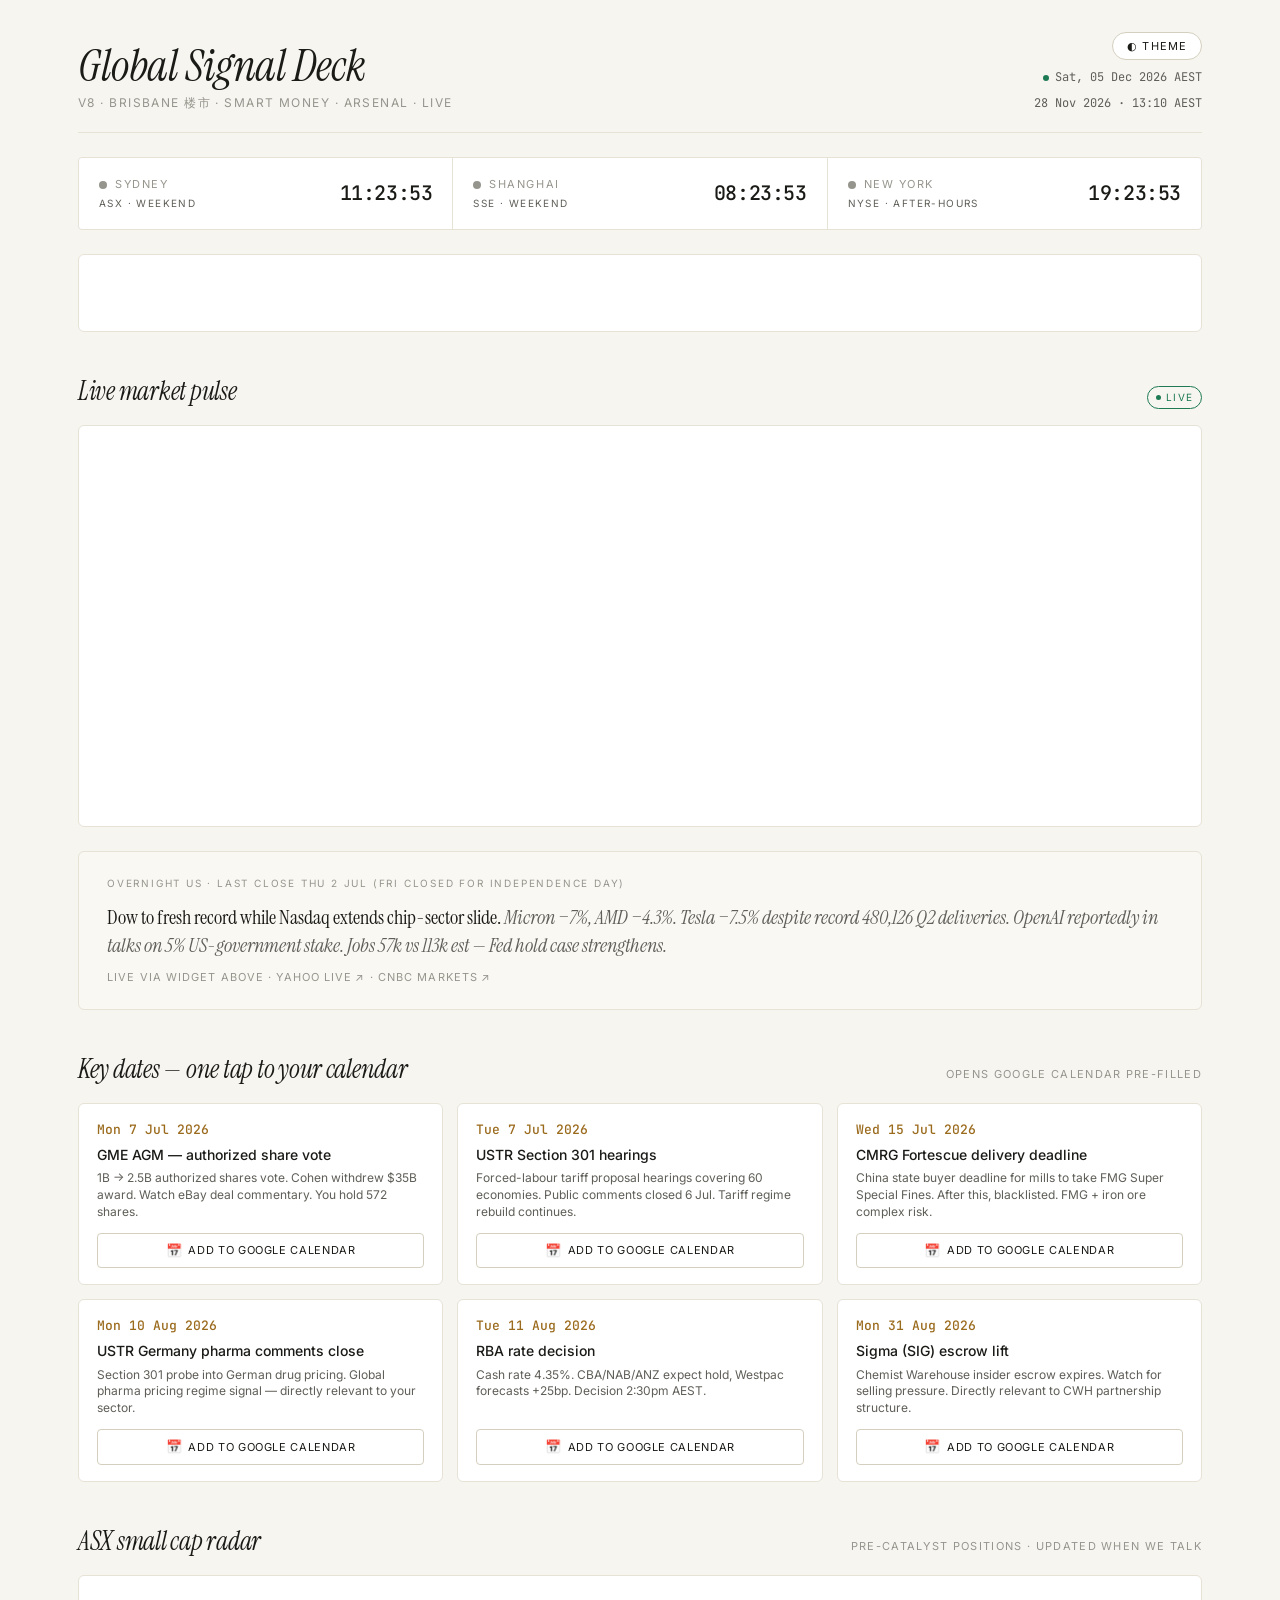
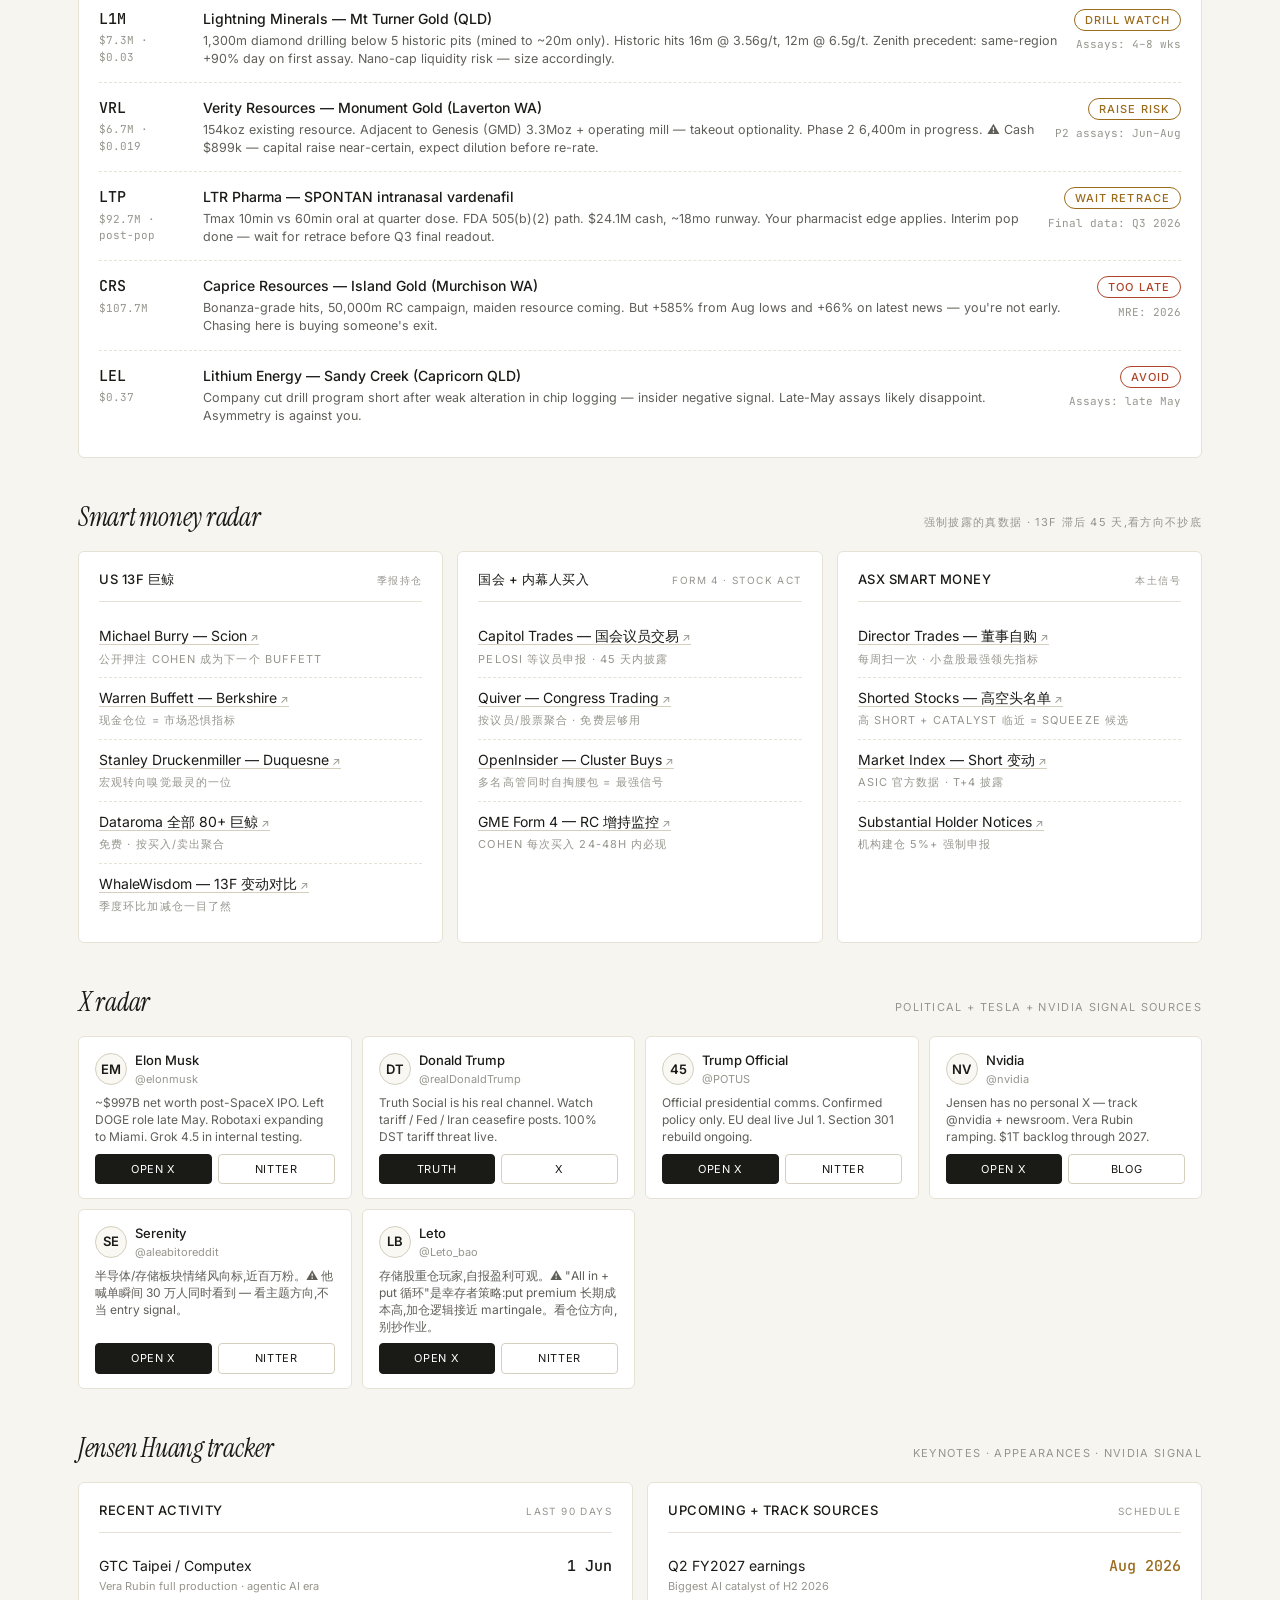
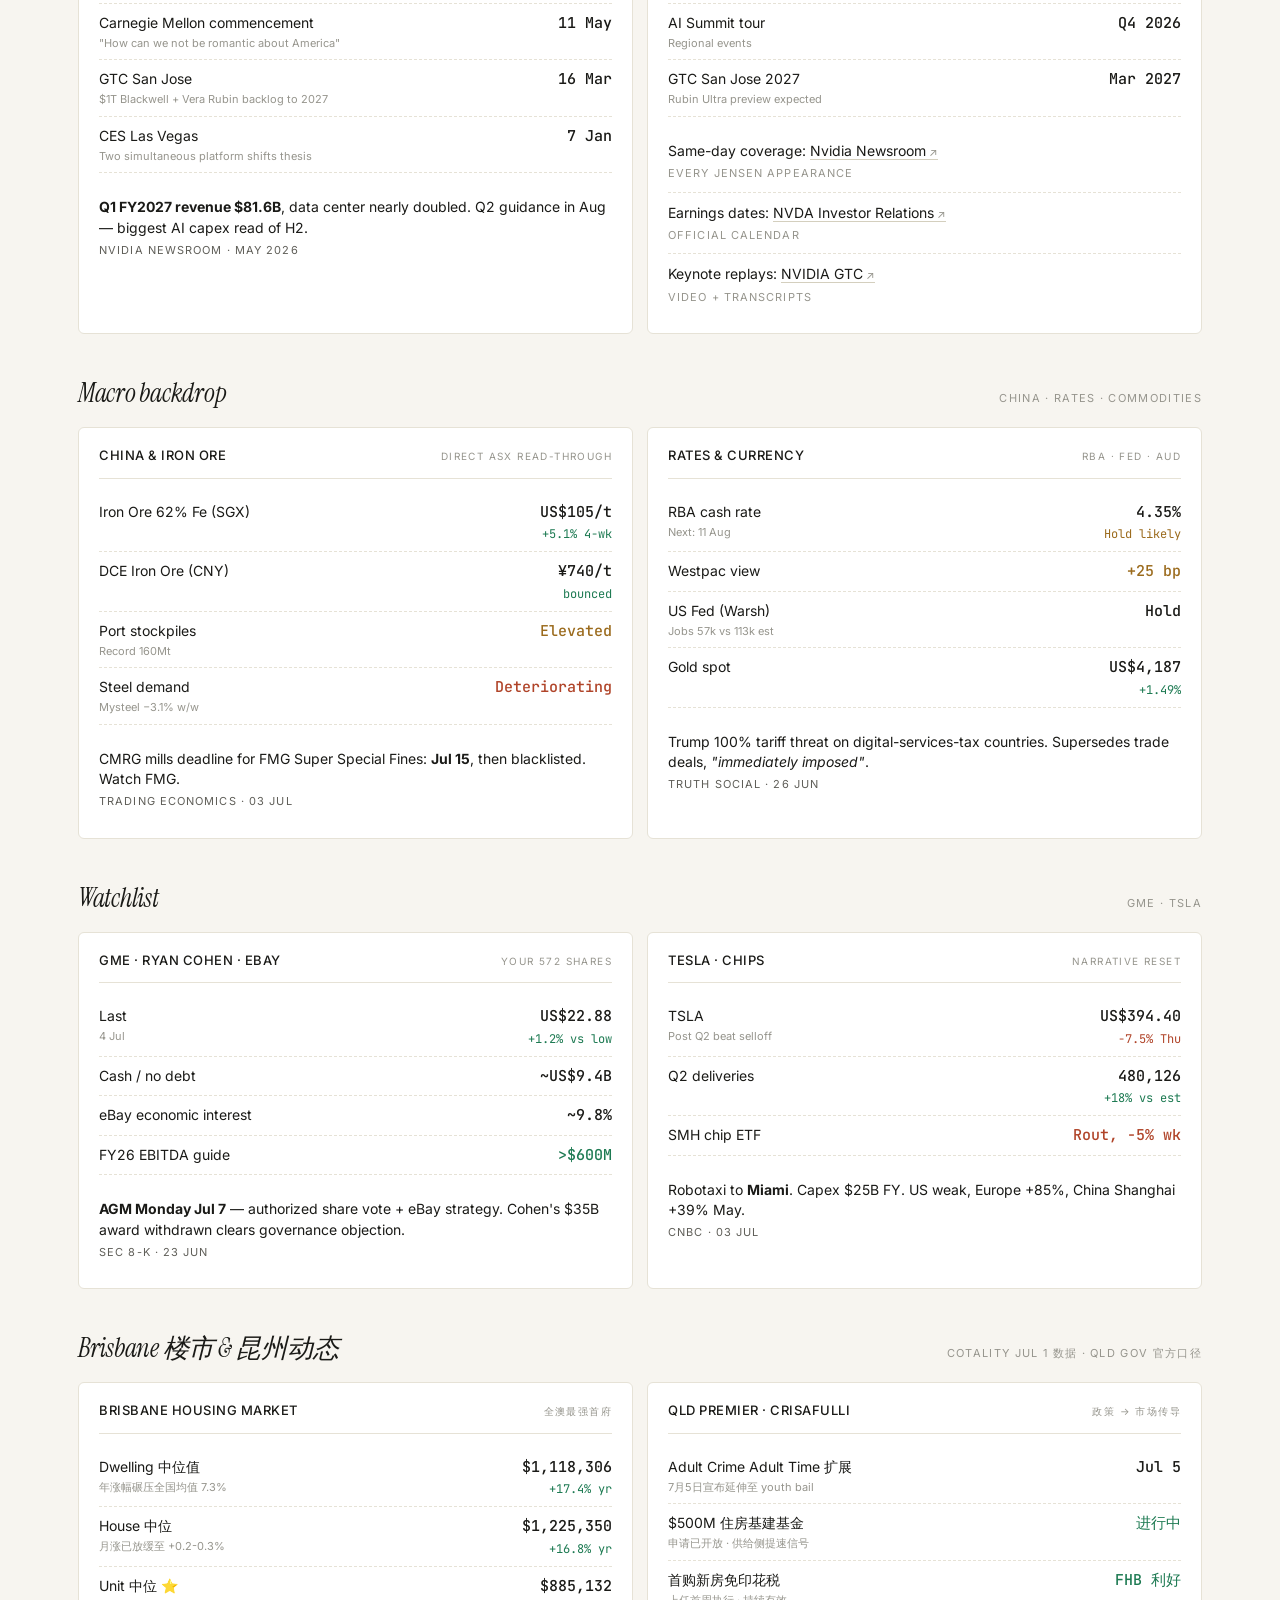
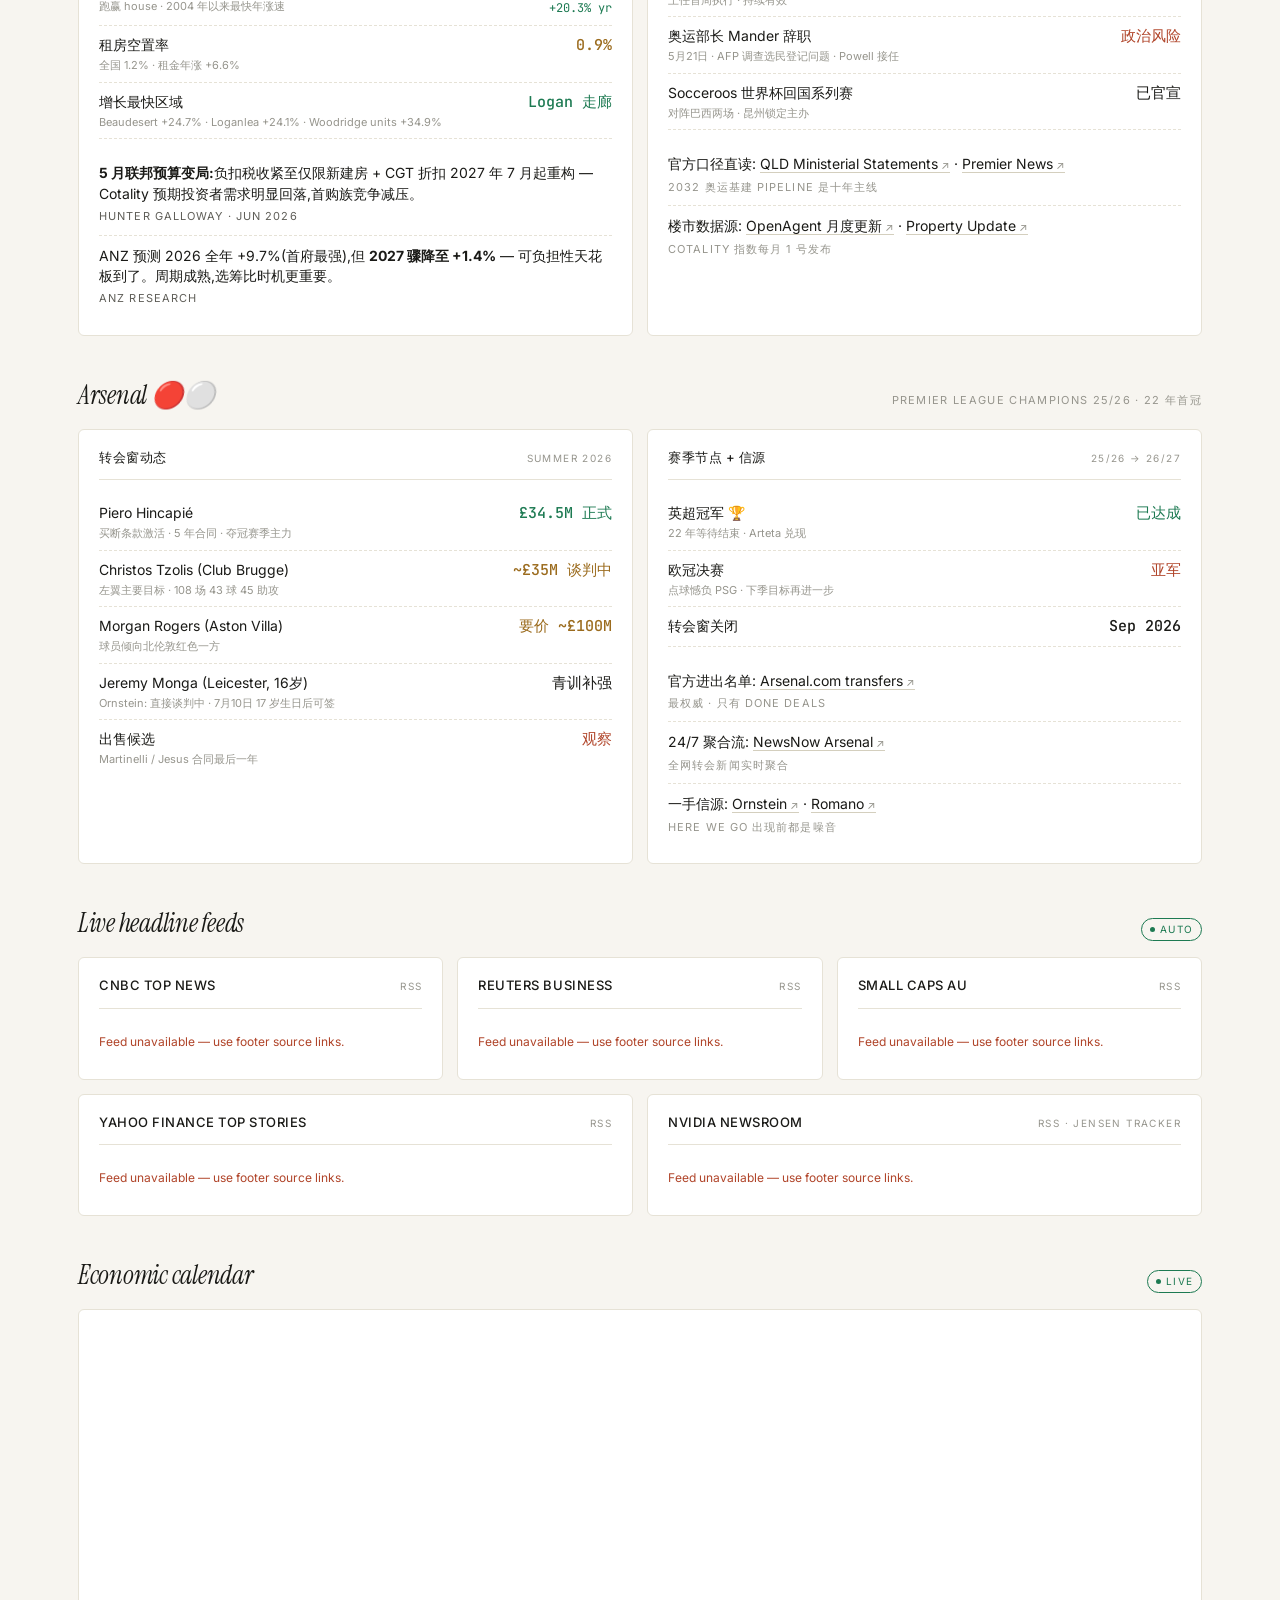
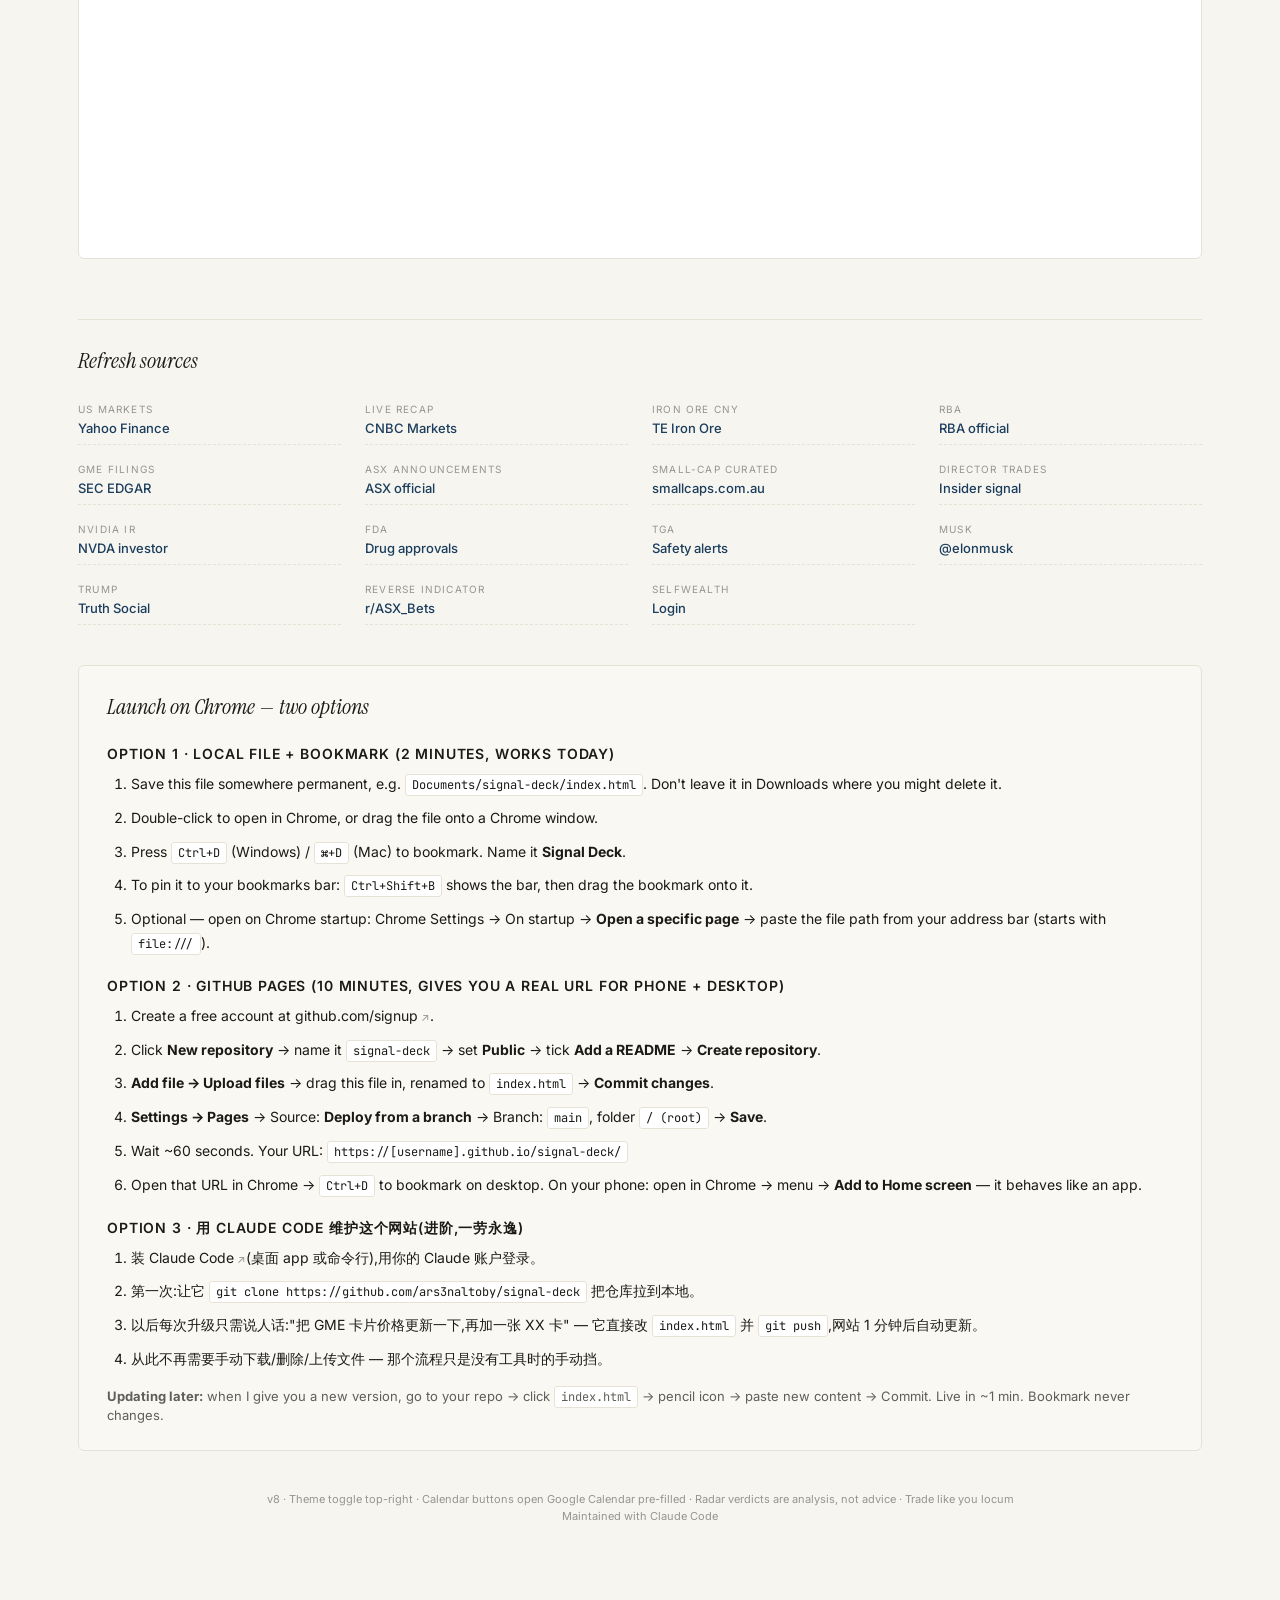
<file: index.html>
<!DOCTYPE html>
<html lang="en">
<head>
<meta charset="UTF-8">
<meta name="viewport" content="width=device-width, initial-scale=1.0">
<title>Global Signal Deck v8 — JL</title>
<link rel="preconnect" href="https://fonts.googleapis.com">
<link rel="preconnect" href="https://fonts.gstatic.com" crossorigin>
<link href="https://fonts.googleapis.com/css2?family=Instrument+Serif:ital@0;1&family=Inter:wght@400;500;600&family=JetBrains+Mono:wght@400;500&display=swap" rel="stylesheet">
<script>
// Theme must be known BEFORE TradingView widgets parse — read it here
window.__tvTheme = (function(){
  try {
    var saved = localStorage.getItem('sd-theme');
    if (saved) return saved;
  } catch(e){}
  return window.matchMedia && window.matchMedia('(prefers-color-scheme: dark)').matches ? 'dark' : 'light';
})();
document.documentElement.setAttribute('data-theme', window.__tvTheme);
</script>
<style>
:root{
  --bg: #f7f5f0;
  --surface: #ffffff;
  --surface-2: #faf8f3;
  --ink: #1a1a17;
  --ink-2: #5f5e58;
  --ink-3: #96958d;
  --line: #e6e2d6;
  --line-2: #d4cfbe;
  --up: #1d7a52;
  --down: #b04429;
  --watch: #9b6b1d;
  --accent: #1a3d5c;
  --sans: 'Inter', -apple-system, sans-serif;
  --serif: 'Instrument Serif', Georgia, serif;
  --mono: 'JetBrains Mono', ui-monospace, monospace;
}
html[data-theme="dark"]{
  --bg: #14140f;
  --surface: #1c1b16;
  --surface-2: #201f19;
  --ink: #f0ede1;
  --ink-2: #a09e8f;
  --ink-3: #6b6a5f;
  --line: #2a2820;
  --line-2: #3a3728;
  --up: #6dc998;
  --down: #e08373;
  --watch: #d9a44b;
  --accent: #7fb8e0;
}
*{box-sizing: border-box; margin: 0; padding: 0;}
html, body{background: var(--bg); color: var(--ink); font-family: var(--sans); font-size: 15px; line-height: 1.5; -webkit-font-smoothing: antialiased; transition: background 0.2s;}
body{max-width: 1180px; margin: 0 auto; padding: 32px 28px 80px;}
a{color: inherit; text-decoration: none;}
a:hover{color: var(--accent);}

.masthead{display: flex; justify-content: space-between; align-items: flex-end; padding-bottom: 20px; border-bottom: 1px solid var(--line); margin-bottom: 24px; gap: 16px;}
.masthead .title{font-family: var(--serif); font-size: 44px; font-weight: 400; line-height: 1; letter-spacing: -0.01em; font-style: italic;}
.masthead .subtitle{font-size: 12px; color: var(--ink-3); text-transform: uppercase; letter-spacing: 0.12em; margin-top: 6px;}
.masthead .right{text-align: right; display: flex; flex-direction: column; align-items: flex-end; gap: 8px;}
.masthead .datestamp{font-family: var(--mono); font-size: 12px; color: var(--ink-2);}
.masthead .datestamp .live{display: inline-block; width: 6px; height: 6px; border-radius: 50%; background: var(--up); margin-right: 6px; animation: pulse 2s infinite;}
@keyframes pulse{0%,100%{opacity:1} 50%{opacity:0.3}}

.theme-toggle{
  border: 1px solid var(--line-2); background: var(--surface); color: var(--ink);
  border-radius: 20px; padding: 6px 14px; font-size: 11px; font-family: var(--sans);
  text-transform: uppercase; letter-spacing: 0.1em; cursor: pointer; transition: border-color 0.15s;
}
.theme-toggle:hover{border-color: var(--accent); color: var(--accent);}

.clocks{display: grid; grid-template-columns: repeat(3, 1fr); gap: 1px; background: var(--line); border: 1px solid var(--line); border-radius: 4px; overflow: hidden; margin-bottom: 24px;}
.clock{background: var(--surface); padding: 18px 20px; display: flex; justify-content: space-between; align-items: center;}
.clock .city{font-size: 11px; text-transform: uppercase; letter-spacing: 0.14em; color: var(--ink-3);}
.clock .city .dot{display: inline-block; width: 8px; height: 8px; border-radius: 50%; margin-right: 8px; vertical-align: middle;}
.clock .dot.open{background: var(--up); box-shadow: 0 0 6px rgba(29,122,82,0.4);}
.clock .dot.closed{background: var(--ink-3);}
.clock .time{font-family: var(--mono); font-size: 20px; font-weight: 500; letter-spacing: -0.02em;}
.clock .status{font-size: 10px; text-transform: uppercase; letter-spacing: 0.14em; color: var(--ink-2); margin-top: 3px;}

.section-head{display: flex; justify-content: space-between; align-items: baseline; margin: 40px 0 14px;}
.section-head h2{font-family: var(--serif); font-style: italic; font-weight: 400; font-size: 26px; letter-spacing: -0.01em;}
.section-head .meta{font-size: 11px; color: var(--ink-3); text-transform: uppercase; letter-spacing: 0.12em;}

.live-badge{display: inline-flex; align-items: center; gap: 5px; font-size: 10px; text-transform: uppercase; letter-spacing: 0.12em; color: var(--up); padding: 3px 8px; border: 1px solid var(--up); border-radius: 20px;}
.live-badge::before{content: ''; display: inline-block; width: 5px; height: 5px; border-radius: 50%; background: var(--up); animation: pulse 2s infinite;}

.grid{display: grid; gap: 14px;}
.grid.cols-2{grid-template-columns: 1fr 1fr;}
.grid.cols-3{grid-template-columns: repeat(3, 1fr);}
@media (max-width: 800px){.grid.cols-2, .grid.cols-3{grid-template-columns: 1fr;}}

.card{background: var(--surface); border: 1px solid var(--line); border-radius: 6px; padding: 18px 20px;}
.card .card-head{display: flex; justify-content: space-between; align-items: baseline; padding-bottom: 12px; border-bottom: 1px solid var(--line); margin-bottom: 14px; gap: 12px;}
.card .card-title{font-size: 13px; font-weight: 500; letter-spacing: 0.04em; text-transform: uppercase; color: var(--ink);}
.card .card-tag{font-size: 10px; color: var(--ink-3); text-transform: uppercase; letter-spacing: 0.14em; white-space: nowrap;}

.row{display: flex; justify-content: space-between; align-items: baseline; padding: 8px 0; border-bottom: 1px dashed var(--line); gap: 12px;}
.row:last-child{border-bottom: none;}
.row .label{font-size: 14px; color: var(--ink);}
.row .label .sub{display: block; font-size: 11px; color: var(--ink-3); margin-top: 2px;}
.row .value{font-family: var(--mono); font-size: 15px; font-weight: 500; text-align: right; white-space: nowrap;}
.row .value .change{display: block; font-size: 12px; margin-top: 2px; font-weight: 400;}
.up{color: var(--up);}
.down{color: var(--down);}
.watch{color: var(--watch);}

.headline{padding: 10px 0; border-bottom: 1px dashed var(--line);}
.headline:last-child{border-bottom: none;}
.headline .txt{font-size: 14px; line-height: 1.45; color: var(--ink);}
.headline .txt a{border-bottom: 1px solid var(--line-2);}
.headline .txt a:hover{border-bottom-color: var(--accent);}
.headline .meta{font-size: 11px; color: var(--ink-3); text-transform: uppercase; letter-spacing: 0.1em; margin-top: 4px;}
.headline .meta .source{color: var(--ink-2);}

.hero{background: var(--surface-2); border: 1px solid var(--line); border-radius: 6px; padding: 24px 28px; margin-bottom: 32px;}
.hero .eyebrow{font-size: 10px; text-transform: uppercase; letter-spacing: 0.18em; color: var(--ink-3); margin-bottom: 12px;}
.hero .story{font-family: var(--serif); font-size: 20px; line-height: 1.4; font-weight: 400; margin-bottom: 10px;}
.hero .story em{font-style: italic; color: var(--ink-2);}
.hero .story-meta{font-size: 11px; color: var(--ink-3); text-transform: uppercase; letter-spacing: 0.1em;}

.ext::after{content: "↗"; font-size: 11px; margin-left: 3px; color: var(--ink-3);}

.x-grid{display: grid; grid-template-columns: repeat(4, 1fr); gap: 10px;}
@media (max-width: 800px){.x-grid{grid-template-columns: repeat(2, 1fr);}}
.x-card{background: var(--surface); border: 1px solid var(--line); border-radius: 6px; padding: 14px 16px; display: flex; flex-direction: column; gap: 8px;}
.x-card .x-head{display: flex; align-items: center; gap: 8px;}
.x-card .x-avatar{width: 32px; height: 32px; border-radius: 50%; background: var(--surface-2); border: 1px solid var(--line-2); display: flex; align-items: center; justify-content: center; font-weight: 600; font-size: 13px; color: var(--ink);}
.x-card .x-name{font-size: 13px; font-weight: 500;}
.x-card .x-handle{font-size: 11px; color: var(--ink-3);}
.x-card .x-note{font-size: 12px; color: var(--ink-2); line-height: 1.4; min-height: 48px;}
.x-card .x-links{display: flex; gap: 6px; margin-top: auto;}
.x-card .x-btn{flex: 1; padding: 6px 8px; border: 1px solid var(--line-2); border-radius: 4px; font-size: 11px; text-transform: uppercase; letter-spacing: 0.06em; text-align: center; color: var(--ink); transition: border-color 0.15s;}
.x-card .x-btn:hover{border-color: var(--accent); color: var(--accent);}
.x-card .x-btn.primary{border-color: var(--ink); background: var(--ink); color: var(--surface);}
.x-card .x-btn.primary:hover{background: var(--accent); border-color: var(--accent); color: var(--surface);}

.feed-item{padding: 10px 0; border-bottom: 1px dashed var(--line);}
.feed-item:last-child{border-bottom: none;}
.feed-item .feed-title{font-size: 14px; line-height: 1.4; color: var(--ink); display: block;}
.feed-item .feed-title:hover{color: var(--accent);}
.feed-item .feed-meta{font-size: 11px; color: var(--ink-3); text-transform: uppercase; letter-spacing: 0.08em; margin-top: 4px;}
.feed-loading{font-size: 12px; color: var(--ink-3); font-style: italic; padding: 20px 0; text-align: center;}
.feed-error{font-size: 12px; color: var(--down); padding: 10px 0;}

.tv-wrap{background: var(--surface); border: 1px solid var(--line); border-radius: 6px; padding: 0; overflow: hidden; margin-bottom: 24px;}
.tv-inner{padding: 0; height: 400px; position: relative;}
.tv-ticker{padding: 0; height: 78px;}
.tv-cal{padding: 0; height: 550px;}

/* Key dates with calendar buttons */
.date-card{background: var(--surface); border: 1px solid var(--line); border-radius: 6px; padding: 16px 18px; display: flex; flex-direction: column; gap: 6px;}
.date-card .dc-date{font-family: var(--mono); font-size: 13px; font-weight: 500; color: var(--watch);}
.date-card .dc-title{font-size: 14px; font-weight: 500; line-height: 1.35;}
.date-card .dc-note{font-size: 12px; color: var(--ink-2); line-height: 1.4; flex: 1;}
.gcal-btn{
  display: inline-flex; align-items: center; justify-content: center; gap: 6px;
  padding: 7px 12px; border: 1px solid var(--line-2); border-radius: 4px;
  font-size: 11px; text-transform: uppercase; letter-spacing: 0.06em;
  color: var(--ink); transition: all 0.15s; margin-top: 6px;
}
.gcal-btn:hover{border-color: var(--accent); color: var(--accent); background: var(--surface-2);}
.gcal-btn::before{content: "📅"; font-size: 13px;}

/* Radar table */
.radar-row{display: grid; grid-template-columns: 90px 1fr auto; gap: 14px; align-items: start; padding: 14px 0; border-bottom: 1px dashed var(--line);}
.radar-row:last-child{border-bottom: none;}
.radar-row .r-code{font-family: var(--mono); font-size: 15px; font-weight: 500;}
.radar-row .r-code .r-mcap{display: block; font-size: 11px; color: var(--ink-3); font-weight: 400; margin-top: 2px;}
.radar-row .r-body .r-name{font-size: 14px; font-weight: 500;}
.radar-row .r-body .r-thesis{font-size: 12.5px; color: var(--ink-2); line-height: 1.45; margin-top: 3px;}
.radar-row .r-status{text-align: right; white-space: nowrap;}
.radar-row .r-status .r-verdict{font-size: 11px; text-transform: uppercase; letter-spacing: 0.1em; font-weight: 500; padding: 3px 10px; border-radius: 20px; border: 1px solid;}
.radar-row .r-status .r-catalyst{display: block; font-size: 11px; color: var(--ink-3); margin-top: 6px; font-family: var(--mono);}
.v-buy{color: var(--up); border-color: var(--up);}
.v-wait{color: var(--watch); border-color: var(--watch);}
.v-avoid{color: var(--down); border-color: var(--down);}

.sources{margin-top: 60px; padding-top: 24px; border-top: 1px solid var(--line);}
.sources h3{font-family: var(--serif); font-style: italic; font-weight: 400; font-size: 22px; margin-bottom: 16px;}
.source-grid{display: grid; grid-template-columns: repeat(auto-fit, minmax(220px, 1fr)); gap: 8px 24px;}
.source-item{display: flex; justify-content: space-between; align-items: baseline; padding: 6px 0; border-bottom: 1px dashed var(--line); font-size: 13px;}
.source-item .cat{font-size: 10px; color: var(--ink-3); text-transform: uppercase; letter-spacing: 0.12em;}
.source-item a{color: var(--accent); font-weight: 500;}

.deploy{margin-top: 40px; padding: 24px 28px; background: var(--surface-2); border: 1px solid var(--line); border-radius: 6px;}
.deploy h3{font-family: var(--serif); font-style: italic; font-weight: 400; font-size: 22px; margin-bottom: 8px;}
.deploy p.intro{font-size: 13px; color: var(--ink-2); margin-bottom: 20px; max-width: 720px;}
.deploy ol{padding-left: 24px; font-size: 14px; line-height: 1.7;}
.deploy ol li{margin-bottom: 10px;}
.deploy code{font-family: var(--mono); font-size: 12px; background: var(--surface); padding: 2px 6px; border-radius: 3px; border: 1px solid var(--line);}
.deploy h4{font-size: 14px; font-weight: 600; margin: 20px 0 8px; text-transform: uppercase; letter-spacing: 0.06em;}

.footer-note{margin-top: 40px; font-size: 11px; color: var(--ink-3); text-align: center; line-height: 1.6;}
</style>
</head>
<body>

<header class="masthead">
  <div>
    <div class="title">Global Signal Deck</div>
    <div class="subtitle">v8 · Brisbane 楼市 · Smart money · Arsenal · Live</div>
  </div>
  <div class="right">
    <button class="theme-toggle" id="theme-toggle" onclick="toggleTheme()">◐ Theme</button>
    <div class="datestamp"><span class="live"></span><span id="live-date">—</span></div>
    <div class="datestamp" id="build-stamp"><!--BUILD_DATE-->28 Nov 2026 · 13:10 AEST<!--/BUILD_DATE--></div>
  </div>
</header>

<div class="clocks" id="clocks">
  <div class="clock">
    <div>
      <div class="city"><span class="dot" id="dot-syd"></span>Sydney</div>
      <div class="status" id="stat-syd">ASX · loading</div>
    </div>
    <div class="time" id="time-syd">—</div>
  </div>
  <div class="clock">
    <div>
      <div class="city"><span class="dot" id="dot-cn"></span>Shanghai</div>
      <div class="status" id="stat-cn">SSE · loading</div>
    </div>
    <div class="time" id="time-cn">—</div>
  </div>
  <div class="clock">
    <div>
      <div class="city"><span class="dot" id="dot-ny"></span>New York</div>
      <div class="status" id="stat-ny">NYSE · loading</div>
    </div>
    <div class="time" id="time-ny">—</div>
  </div>
</div>

<!-- TradingView Ticker Tape (theme-aware, injected by JS) -->
<div class="tv-wrap tv-ticker">
  <div class="tradingview-widget-container">
    <div class="tradingview-widget-container__widget"></div>
    <script type="text/javascript">
    document.write('<scr'+'ipt type="text/javascript" src="https://s3.tradingview.com/external-embedding/embed-widget-ticker-tape.js" async>' + JSON.stringify({
      "symbols": [
        {"description": "S&P 500", "proName": "SPREADEX:SPX"},
        {"description": "Nasdaq", "proName": "SPREADEX:NDX"},
        {"description": "Dow", "proName": "SPREADEX:DJI"},
        {"description": "VIX", "proName": "TVC:VIX"},
        {"description": "Gold", "proName": "TVC:GOLD"},
        {"description": "AUD/USD", "proName": "FX_IDC:AUDUSD"},
        {"description": "USD/CNY", "proName": "FX_IDC:USDCNY"},
        {"description": "ASX 200", "proName": "ASX:XJO"},
        {"description": "GME", "proName": "NYSE:GME"},
        {"description": "TSLA", "proName": "NASDAQ:TSLA"},
        {"description": "NVDA", "proName": "NASDAQ:NVDA"},
        {"description": "BHP", "proName": "ASX:BHP"},
        {"description": "FMG", "proName": "ASX:FMG"},
        {"description": "CBA", "proName": "ASX:CBA"}
      ],
      "showSymbolLogo": true,
      "colorTheme": window.__tvTheme,
      "isTransparent": true,
      "displayMode": "adaptive",
      "locale": "en"
    }) + '<\/scr'+'ipt>');
    </script>
  </div>
</div>

<div class="section-head">
  <h2>Live market pulse</h2>
  <div class="live-badge">Live</div>
</div>
<div class="tv-wrap">
  <div class="tv-inner">
    <div class="tradingview-widget-container" style="height:100%;">
      <div class="tradingview-widget-container__widget" style="height:100%;"></div>
      <script type="text/javascript">
      document.write('<scr'+'ipt type="text/javascript" src="https://s3.tradingview.com/external-embedding/embed-widget-market-overview.js" async>' + JSON.stringify({
        "colorTheme": window.__tvTheme,
        "dateRange": "1D",
        "showChart": true,
        "locale": "en",
        "isTransparent": true,
        "showSymbolLogo": true,
        "showFloatingTooltip": false,
        "width": "100%",
        "height": "100%",
        "plotLineColorGrowing": "rgba(29, 122, 82, 1)",
        "plotLineColorFalling": "rgba(176, 68, 41, 1)",
        "belowLineFillColorGrowing": "rgba(29, 122, 82, 0.12)",
        "belowLineFillColorFalling": "rgba(176, 68, 41, 0.12)",
        "tabs": [
          {"title": "Indices", "symbols": [
            {"s": "SPREADEX:SPX", "d": "S&P 500"},
            {"s": "SPREADEX:NDX", "d": "Nasdaq 100"},
            {"s": "SPREADEX:DJI", "d": "Dow Jones"},
            {"s": "ASX:XJO", "d": "ASX 200"},
            {"s": "TVC:VIX", "d": "VIX"}
          ]},
          {"title": "Commodities", "symbols": [
            {"s": "TVC:GOLD", "d": "Gold"},
            {"s": "TVC:SILVER", "d": "Silver"},
            {"s": "NYMEX:CL1!", "d": "Crude Oil"},
            {"s": "SGX:FEF1!", "d": "Iron Ore SGX"},
            {"s": "COMEX:HG1!", "d": "Copper"}
          ]},
          {"title": "FX", "symbols": [
            {"s": "FX_IDC:AUDUSD", "d": "AUD/USD"},
            {"s": "FX_IDC:USDCNY", "d": "USD/CNY"},
            {"s": "FX_IDC:AUDCNY", "d": "AUD/CNY"},
            {"s": "TVC:DXY", "d": "DXY"}
          ]},
          {"title": "Watchlist", "symbols": [
            {"s": "NYSE:GME", "d": "GameStop"},
            {"s": "NASDAQ:TSLA", "d": "Tesla"},
            {"s": "NASDAQ:NVDA", "d": "Nvidia"},
            {"s": "NASDAQ:MU", "d": "Micron"},
            {"s": "NYSE:EBAY", "d": "eBay"}
          ]}
        ]
      }) + '<\/scr'+'ipt>');
      </script>
    </div>
  </div>
</div>

<div class="hero">
  <div class="eyebrow">Overnight US · Last close Thu 2 Jul (Fri closed for Independence Day)</div>
  <div class="story">
    Dow to fresh record while Nasdaq extends chip-sector slide. <em>Micron −7%, AMD −4.3%. Tesla −7.5% despite record 480,126 Q2 deliveries. OpenAI reportedly in talks on 5% US-government stake. Jobs 57k vs 113k est — Fed hold case strengthens.</em>
  </div>
  <div class="story-meta">Live via widget above · <a href="https://finance.yahoo.com/markets/live/" class="ext" target="_blank">Yahoo Live</a> · <a href="https://www.cnbc.com/markets/" class="ext" target="_blank">CNBC Markets</a></div>
</div>

<!-- KEY DATES + GOOGLE CALENDAR -->
<div class="section-head">
  <h2>Key dates — one tap to your calendar</h2>
  <div class="meta">Opens Google Calendar pre-filled</div>
</div>

<div class="grid cols-3">
  <div class="date-card">
    <div class="dc-date">Mon 7 Jul 2026</div>
    <div class="dc-title">GME AGM — authorized share vote</div>
    <div class="dc-note">1B → 2.5B authorized shares vote. Cohen withdrew $35B award. Watch eBay deal commentary. You hold 572 shares.</div>
    <a class="gcal-btn" target="_blank" href="https://calendar.google.com/calendar/render?action=TEMPLATE&text=GME%20AGM%20%E2%80%94%20authorized%20share%20vote&dates=20260707/20260708&details=GameStop%20annual%20meeting.%20Authorized%20shares%201B-%3E2.5B%20vote.%20Cohen%20withdrew%20%2435B%20award.%20Watch%20outcome%20%2B%20eBay%20deal%20commentary.%20Holding%3A%20572%20shares.&ctz=Australia/Brisbane">Add to Google Calendar</a>
  </div>

  <div class="date-card">
    <div class="dc-date">Tue 7 Jul 2026</div>
    <div class="dc-title">USTR Section 301 hearings</div>
    <div class="dc-note">Forced-labour tariff proposal hearings covering 60 economies. Public comments closed 6 Jul. Tariff regime rebuild continues.</div>
    <a class="gcal-btn" target="_blank" href="https://calendar.google.com/calendar/render?action=TEMPLATE&text=USTR%20Section%20301%20hearings&dates=20260707/20260708&details=Forced-labour%20tariff%20proposal%20hearings%20covering%2060%20economies.%20Trump%20tariff%20regime%20rebuild.%20Watch%20market%20reaction.&ctz=Australia/Brisbane">Add to Google Calendar</a>
  </div>

  <div class="date-card">
    <div class="dc-date">Wed 15 Jul 2026</div>
    <div class="dc-title">CMRG Fortescue delivery deadline</div>
    <div class="dc-note">China state buyer deadline for mills to take FMG Super Special Fines. After this, blacklisted. FMG + iron ore complex risk.</div>
    <a class="gcal-btn" target="_blank" href="https://calendar.google.com/calendar/render?action=TEMPLATE&text=CMRG%20Fortescue%20delivery%20deadline&dates=20260715/20260716&details=China%20Mineral%20Resources%20Group%20deadline%20for%20mills%20to%20take%20delivery%20of%20FMG%20Super%20Special%20Fines.%20After%20this%2C%20product%20blacklisted.%20Watch%20FMG%20%2B%20iron%20ore.&ctz=Australia/Brisbane">Add to Google Calendar</a>
  </div>

  <div class="date-card">
    <div class="dc-date">Mon 10 Aug 2026</div>
    <div class="dc-title">USTR Germany pharma comments close</div>
    <div class="dc-note">Section 301 probe into German drug pricing. Global pharma pricing regime signal — directly relevant to your sector.</div>
    <a class="gcal-btn" target="_blank" href="https://calendar.google.com/calendar/render?action=TEMPLATE&text=USTR%20Germany%20pharma%20comments%20close&dates=20260810/20260811&details=Section%20301%20investigation%20into%20German%20pharmaceutical%20pricing.%20Comment%20deadline%2011%3A59pm%20EDT.%20Global%20drug%20pricing%20regime%20signal.&ctz=Australia/Brisbane">Add to Google Calendar</a>
  </div>

  <div class="date-card">
    <div class="dc-date">Tue 11 Aug 2026</div>
    <div class="dc-title">RBA rate decision</div>
    <div class="dc-note">Cash rate 4.35%. CBA/NAB/ANZ expect hold, Westpac forecasts +25bp. Decision 2:30pm AEST.</div>
    <a class="gcal-btn" target="_blank" href="https://calendar.google.com/calendar/render?action=TEMPLATE&text=RBA%20rate%20decision&dates=20260811/20260812&details=RBA%20Monetary%20Policy%20Board%20meeting.%20Cash%20rate%20currently%204.35%25.%20CBA%2FNAB%2FANZ%20expect%20hold%2C%20Westpac%20forecasts%20%2B25bp.%20Decision%202%3A30pm%20AEST.&ctz=Australia/Brisbane">Add to Google Calendar</a>
  </div>

  <div class="date-card">
    <div class="dc-date">Mon 31 Aug 2026</div>
    <div class="dc-title">Sigma (SIG) escrow lift</div>
    <div class="dc-note">Chemist Warehouse insider escrow expires. Watch for selling pressure. Directly relevant to CWH partnership structure.</div>
    <a class="gcal-btn" target="_blank" href="https://calendar.google.com/calendar/render?action=TEMPLATE&text=Sigma%20(SIG)%20escrow%20lift&dates=20260831/20260901&details=Chemist%20Warehouse%20insider%20escrow%20expires.%20Watch%20SIG%20for%20potential%20selling%20pressure.%20Relevant%20to%20CWH%20partnership%20structure.&ctz=Australia/Brisbane">Add to Google Calendar</a>
  </div>
</div>

<!-- ASX SMALL CAP RADAR -->
<div class="section-head">
  <h2>ASX small cap radar</h2>
  <div class="meta">Pre-catalyst positions · updated when we talk</div>
</div>

<div class="card">
  <div class="radar-row">
    <div class="r-code">L1M
      <span class="r-mcap">$7.3M · $0.03</span>
    </div>
    <div class="r-body">
      <div class="r-name">Lightning Minerals — Mt Turner Gold (QLD)</div>
      <div class="r-thesis">1,300m diamond drilling below 5 historic pits (mined to ~20m only). Historic hits 16m @ 3.56g/t, 12m @ 6.5g/t. Zenith precedent: same-region +90% day on first assay. Nano-cap liquidity risk — size accordingly.</div>
    </div>
    <div class="r-status">
      <span class="r-verdict v-wait">Drill watch</span>
      <span class="r-catalyst">Assays: 4–8 wks</span>
    </div>
  </div>

  <div class="radar-row">
    <div class="r-code">VRL
      <span class="r-mcap">$6.7M · $0.019</span>
    </div>
    <div class="r-body">
      <div class="r-name">Verity Resources — Monument Gold (Laverton WA)</div>
      <div class="r-thesis">154koz existing resource. Adjacent to Genesis (GMD) 3.3Moz + operating mill — takeout optionality. Phase 2 6,400m in progress. ⚠️ Cash $899k — capital raise near-certain, expect dilution before re-rate.</div>
    </div>
    <div class="r-status">
      <span class="r-verdict v-wait">Raise risk</span>
      <span class="r-catalyst">P2 assays: Jun–Aug</span>
    </div>
  </div>

  <div class="radar-row">
    <div class="r-code">LTP
      <span class="r-mcap">$92.7M · post-pop</span>
    </div>
    <div class="r-body">
      <div class="r-name">LTR Pharma — SPONTAN intranasal vardenafil</div>
      <div class="r-thesis">Tmax 10min vs 60min oral at quarter dose. FDA 505(b)(2) path. $24.1M cash, ~18mo runway. Your pharmacist edge applies. Interim pop done — wait for retrace before Q3 final readout.</div>
    </div>
    <div class="r-status">
      <span class="r-verdict v-wait">Wait retrace</span>
      <span class="r-catalyst">Final data: Q3 2026</span>
    </div>
  </div>

  <div class="radar-row">
    <div class="r-code">CRS
      <span class="r-mcap">$107.7M</span>
    </div>
    <div class="r-body">
      <div class="r-name">Caprice Resources — Island Gold (Murchison WA)</div>
      <div class="r-thesis">Bonanza-grade hits, 50,000m RC campaign, maiden resource coming. But +585% from Aug lows and +66% on latest news — you're not early. Chasing here is buying someone's exit.</div>
    </div>
    <div class="r-status">
      <span class="r-verdict v-avoid">Too late</span>
      <span class="r-catalyst">MRE: 2026</span>
    </div>
  </div>

  <div class="radar-row">
    <div class="r-code">LEL
      <span class="r-mcap">$0.37</span>
    </div>
    <div class="r-body">
      <div class="r-name">Lithium Energy — Sandy Creek (Capricorn QLD)</div>
      <div class="r-thesis">Company cut drill program short after weak alteration in chip logging — insider negative signal. Late-May assays likely disappoint. Asymmetry is against you.</div>
    </div>
    <div class="r-status">
      <span class="r-verdict v-avoid">Avoid</span>
      <span class="r-catalyst">Assays: late May</span>
    </div>
  </div>
</div>

<!-- SMART MONEY RADAR -->
<div class="section-head">
  <h2>Smart money radar</h2>
  <div class="meta">强制披露的真数据 · 13F 滞后 45 天,看方向不抄底</div>
</div>

<div class="grid cols-3">
  <div class="card">
    <div class="card-head">
      <div class="card-title">US 13F 巨鲸</div>
      <div class="card-tag">季报持仓</div>
    </div>
    <div class="headline">
      <div class="txt"><a href="https://www.dataroma.com/m/holdings.php?m=SAM" target="_blank" class="ext">Michael Burry — Scion</a></div>
      <div class="meta">公开押注 Cohen 成为下一个 Buffett</div>
    </div>
    <div class="headline">
      <div class="txt"><a href="https://www.dataroma.com/m/holdings.php?m=BRK" target="_blank" class="ext">Warren Buffett — Berkshire</a></div>
      <div class="meta">现金仓位 = 市场恐惧指标</div>
    </div>
    <div class="headline">
      <div class="txt"><a href="https://www.dataroma.com/m/holdings.php?m=DA" target="_blank" class="ext">Stanley Druckenmiller — Duquesne</a></div>
      <div class="meta">宏观转向嗅觉最灵的一位</div>
    </div>
    <div class="headline">
      <div class="txt"><a href="https://www.dataroma.com/m/home.php" target="_blank" class="ext">Dataroma 全部 80+ 巨鲸</a></div>
      <div class="meta">免费 · 按买入/卖出聚合</div>
    </div>
    <div class="headline">
      <div class="txt"><a href="https://whalewisdom.com/" target="_blank" class="ext">WhaleWisdom — 13F 变动对比</a></div>
      <div class="meta">季度环比加减仓一目了然</div>
    </div>
  </div>

  <div class="card">
    <div class="card-head">
      <div class="card-title">国会 + 内幕人买入</div>
      <div class="card-tag">Form 4 · STOCK Act</div>
    </div>
    <div class="headline">
      <div class="txt"><a href="https://www.capitoltrades.com/" target="_blank" class="ext">Capitol Trades — 国会议员交易</a></div>
      <div class="meta">Pelosi 等议员申报 · 45 天内披露</div>
    </div>
    <div class="headline">
      <div class="txt"><a href="https://www.quiverquant.com/congresstrading/" target="_blank" class="ext">Quiver — Congress Trading</a></div>
      <div class="meta">按议员/股票聚合 · 免费层够用</div>
    </div>
    <div class="headline">
      <div class="txt"><a href="http://openinsider.com/latest-cluster-buys" target="_blank" class="ext">OpenInsider — Cluster Buys</a></div>
      <div class="meta">多名高管同时自掏腰包 = 最强信号</div>
    </div>
    <div class="headline">
      <div class="txt"><a href="https://www.sec.gov/cgi-bin/browse-edgar?action=getcompany&CIK=0001326380&type=4&dateb=&owner=include&count=20" target="_blank" class="ext">GME Form 4 — RC 增持监控</a></div>
      <div class="meta">Cohen 每次买入 24-48h 内必现</div>
    </div>
  </div>

  <div class="card">
    <div class="card-head">
      <div class="card-title">ASX smart money</div>
      <div class="card-tag">本土信号</div>
    </div>
    <div class="headline">
      <div class="txt"><a href="https://smallcaps.com.au/director-transactions/" target="_blank" class="ext">Director Trades — 董事自购</a></div>
      <div class="meta">每周扫一次 · 小盘股最强领先指标</div>
    </div>
    <div class="headline">
      <div class="txt"><a href="https://smallcaps.com.au/shorted-stocks/" target="_blank" class="ext">Shorted Stocks — 高空头名单</a></div>
      <div class="meta">高 short + catalyst 临近 = squeeze 候选</div>
    </div>
    <div class="headline">
      <div class="txt"><a href="https://www.marketindex.com.au/short-selling" target="_blank" class="ext">Market Index — Short 变动</a></div>
      <div class="meta">ASIC 官方数据 · T+4 披露</div>
    </div>
    <div class="headline">
      <div class="txt"><a href="https://www.asx.com.au/asx/v2/statistics/announcements.do" target="_blank" class="ext">Substantial Holder Notices</a></div>
      <div class="meta">机构建仓 5%+ 强制申报</div>
    </div>
  </div>
</div>

<!-- X RADAR -->
<div class="section-head">
  <h2>X radar</h2>
  <div class="meta">Political + Tesla + Nvidia signal sources</div>
</div>

<div class="x-grid">
  <div class="x-card">
    <div class="x-head">
      <div class="x-avatar">EM</div>
      <div>
        <div class="x-name">Elon Musk</div>
        <div class="x-handle">@elonmusk</div>
      </div>
    </div>
    <div class="x-note">~$997B net worth post-SpaceX IPO. Left DOGE role late May. Robotaxi expanding to Miami. Grok 4.5 in internal testing.</div>
    <div class="x-links">
      <a href="https://x.com/elonmusk" target="_blank" class="x-btn primary">Open X</a>
      <a href="https://nitter.privacydev.net/elonmusk" target="_blank" class="x-btn">Nitter</a>
    </div>
  </div>

  <div class="x-card">
    <div class="x-head">
      <div class="x-avatar">DT</div>
      <div>
        <div class="x-name">Donald Trump</div>
        <div class="x-handle">@realDonaldTrump</div>
      </div>
    </div>
    <div class="x-note">Truth Social is his real channel. Watch tariff / Fed / Iran ceasefire posts. 100% DST tariff threat live.</div>
    <div class="x-links">
      <a href="https://truthsocial.com/@realDonaldTrump" target="_blank" class="x-btn primary">Truth</a>
      <a href="https://x.com/realDonaldTrump" target="_blank" class="x-btn">X</a>
    </div>
  </div>

  <div class="x-card">
    <div class="x-head">
      <div class="x-avatar">45</div>
      <div>
        <div class="x-name">Trump Official</div>
        <div class="x-handle">@POTUS</div>
      </div>
    </div>
    <div class="x-note">Official presidential comms. Confirmed policy only. EU deal live Jul 1. Section 301 rebuild ongoing.</div>
    <div class="x-links">
      <a href="https://x.com/POTUS" target="_blank" class="x-btn primary">Open X</a>
      <a href="https://nitter.privacydev.net/POTUS" target="_blank" class="x-btn">Nitter</a>
    </div>
  </div>

  <div class="x-card">
    <div class="x-head">
      <div class="x-avatar">NV</div>
      <div>
        <div class="x-name">Nvidia</div>
        <div class="x-handle">@nvidia</div>
      </div>
    </div>
    <div class="x-note">Jensen has no personal X — track @nvidia + newsroom. Vera Rubin ramping. $1T backlog through 2027.</div>
    <div class="x-links">
      <a href="https://x.com/nvidia" target="_blank" class="x-btn primary">Open X</a>
      <a href="https://blogs.nvidia.com/" target="_blank" class="x-btn">Blog</a>
    </div>
  </div>

  <div class="x-card">
    <div class="x-head">
      <div class="x-avatar">SE</div>
      <div>
        <div class="x-name">Serenity</div>
        <div class="x-handle">@aleabitoreddit</div>
      </div>
    </div>
    <div class="x-note">半导体/存储板块情绪风向标,近百万粉。⚠️ 他喊单瞬间 30 万人同时看到 — 看主题方向,不当 entry signal。</div>
    <div class="x-links">
      <a href="https://x.com/aleabitoreddit" target="_blank" class="x-btn primary">Open X</a>
      <a href="https://nitter.privacydev.net/aleabitoreddit" target="_blank" class="x-btn">Nitter</a>
    </div>
  </div>

  <div class="x-card">
    <div class="x-head">
      <div class="x-avatar">LB</div>
      <div>
        <div class="x-name">Leto</div>
        <div class="x-handle">@Leto_bao</div>
      </div>
    </div>
    <div class="x-note">存储股重仓玩家,自报盈利可观。⚠️ "All in + put 循环"是幸存者策略:put premium 长期成本高,加仓逻辑接近 martingale。看仓位方向,别抄作业。</div>
    <div class="x-links">
      <a href="https://x.com/Leto_bao" target="_blank" class="x-btn primary">Open X</a>
      <a href="https://nitter.privacydev.net/Leto_bao" target="_blank" class="x-btn">Nitter</a>
    </div>
  </div>
</div>

<!-- JENSEN TRACKER -->
<div class="section-head">
  <h2>Jensen Huang tracker</h2>
  <div class="meta">Keynotes · appearances · Nvidia signal</div>
</div>

<div class="grid cols-2">
  <div class="card">
    <div class="card-head">
      <div class="card-title">Recent activity</div>
      <div class="card-tag">Last 90 days</div>
    </div>
    <div class="row">
      <div class="label">GTC Taipei / Computex
        <span class="sub">Vera Rubin full production · agentic AI era</span>
      </div>
      <div class="value">1 Jun</div>
    </div>
    <div class="row">
      <div class="label">Carnegie Mellon commencement
        <span class="sub">"How can we not be romantic about America"</span>
      </div>
      <div class="value">11 May</div>
    </div>
    <div class="row">
      <div class="label">GTC San Jose
        <span class="sub">$1T Blackwell + Vera Rubin backlog to 2027</span>
      </div>
      <div class="value">16 Mar</div>
    </div>
    <div class="row">
      <div class="label">CES Las Vegas
        <span class="sub">Two simultaneous platform shifts thesis</span>
      </div>
      <div class="value">7 Jan</div>
    </div>
    <div style="margin-top: 14px;">
      <div class="headline">
        <div class="txt"><strong>Q1 FY2027 revenue $81.6B</strong>, data center nearly doubled. Q2 guidance in Aug — biggest AI capex read of H2.</div>
        <div class="meta"><span class="source">Nvidia Newsroom · May 2026</span></div>
      </div>
    </div>
  </div>

  <div class="card">
    <div class="card-head">
      <div class="card-title">Upcoming + track sources</div>
      <div class="card-tag">Schedule</div>
    </div>
    <div class="row">
      <div class="label">Q2 FY2027 earnings
        <span class="sub">Biggest AI catalyst of H2 2026</span>
      </div>
      <div class="value watch">Aug 2026</div>
    </div>
    <div class="row">
      <div class="label">AI Summit tour
        <span class="sub">Regional events</span>
      </div>
      <div class="value">Q4 2026</div>
    </div>
    <div class="row">
      <div class="label">GTC San Jose 2027
        <span class="sub">Rubin Ultra preview expected</span>
      </div>
      <div class="value">Mar 2027</div>
    </div>
    <div style="margin-top: 14px;">
      <div class="headline">
        <div class="txt">Same-day coverage: <a href="https://blogs.nvidia.com/blog/category/newsroom/" target="_blank" class="ext">Nvidia Newsroom</a></div>
        <div class="meta">Every Jensen appearance</div>
      </div>
      <div class="headline">
        <div class="txt">Earnings dates: <a href="https://investor.nvidia.com/events-and-presentations/events-and-presentations/default.aspx" target="_blank" class="ext">NVDA Investor Relations</a></div>
        <div class="meta">Official calendar</div>
      </div>
      <div class="headline">
        <div class="txt">Keynote replays: <a href="https://www.nvidia.com/gtc/keynote/" target="_blank" class="ext">NVIDIA GTC</a></div>
        <div class="meta">Video + transcripts</div>
      </div>
    </div>
  </div>
</div>

<!-- MACRO -->
<div class="section-head">
  <h2>Macro backdrop</h2>
  <div class="meta">China · rates · commodities</div>
</div>

<div class="grid cols-2">
  <div class="card">
    <div class="card-head">
      <div class="card-title">China &amp; Iron Ore</div>
      <div class="card-tag">Direct ASX read-through</div>
    </div>
    <div class="row">
      <div class="label">Iron Ore 62% Fe (SGX)</div>
      <div class="value">US$105/t <span class="change up">+5.1% 4-wk</span></div>
    </div>
    <div class="row">
      <div class="label">DCE Iron Ore (CNY)</div>
      <div class="value">¥740/t <span class="change up">bounced</span></div>
    </div>
    <div class="row">
      <div class="label">Port stockpiles <span class="sub">Record 160Mt</span></div>
      <div class="value watch">Elevated</div>
    </div>
    <div class="row">
      <div class="label">Steel demand <span class="sub">Mysteel −3.1% w/w</span></div>
      <div class="value down">Deteriorating</div>
    </div>
    <div style="margin-top: 14px;">
      <div class="headline">
        <div class="txt">CMRG mills deadline for FMG Super Special Fines: <strong>Jul 15</strong>, then blacklisted. Watch FMG.</div>
        <div class="meta"><span class="source">Trading Economics · 03 Jul</span></div>
      </div>
    </div>
  </div>

  <div class="card">
    <div class="card-head">
      <div class="card-title">Rates &amp; Currency</div>
      <div class="card-tag">RBA · Fed · AUD</div>
    </div>
    <div class="row">
      <div class="label">RBA cash rate <span class="sub">Next: 11 Aug</span></div>
      <div class="value">4.35% <span class="change watch">Hold likely</span></div>
    </div>
    <div class="row">
      <div class="label">Westpac view</div>
      <div class="value watch">+25 bp</div>
    </div>
    <div class="row">
      <div class="label">US Fed (Warsh) <span class="sub">Jobs 57k vs 113k est</span></div>
      <div class="value">Hold</div>
    </div>
    <div class="row">
      <div class="label">Gold spot</div>
      <div class="value">US$4,187 <span class="change up">+1.49%</span></div>
    </div>
    <div style="margin-top: 14px;">
      <div class="headline">
        <div class="txt">Trump 100% tariff threat on digital-services-tax countries. Supersedes trade deals, <em>"immediately imposed"</em>.</div>
        <div class="meta"><span class="source">Truth Social · 26 Jun</span></div>
      </div>
    </div>
  </div>
</div>

<!-- WATCHLIST -->
<div class="section-head">
  <h2>Watchlist</h2>
  <div class="meta">GME · TSLA</div>
</div>

<div class="grid cols-2">
  <div class="card">
    <div class="card-head">
      <div class="card-title">GME · Ryan Cohen · eBay</div>
      <div class="card-tag">Your 572 shares</div>
    </div>
    <div class="row">
      <div class="label">Last <span class="sub">4 Jul</span></div>
      <div class="value">US$22.88 <span class="change up">+1.2% vs low</span></div>
    </div>
    <div class="row">
      <div class="label">Cash / no debt</div>
      <div class="value">~US$9.4B</div>
    </div>
    <div class="row">
      <div class="label">eBay economic interest</div>
      <div class="value">~9.8%</div>
    </div>
    <div class="row">
      <div class="label">FY26 EBITDA guide</div>
      <div class="value up">&gt;$600M</div>
    </div>
    <div style="margin-top: 14px;">
      <div class="headline">
        <div class="txt"><strong>AGM Monday Jul 7</strong> — authorized share vote + eBay strategy. Cohen's $35B award withdrawn clears governance objection.</div>
        <div class="meta"><span class="source">SEC 8-K · 23 Jun</span></div>
      </div>
    </div>
  </div>

  <div class="card">
    <div class="card-head">
      <div class="card-title">Tesla · chips</div>
      <div class="card-tag">Narrative reset</div>
    </div>
    <div class="row">
      <div class="label">TSLA <span class="sub">Post Q2 beat selloff</span></div>
      <div class="value">US$394.40 <span class="change down">−7.5% Thu</span></div>
    </div>
    <div class="row">
      <div class="label">Q2 deliveries</div>
      <div class="value">480,126 <span class="change up">+18% vs est</span></div>
    </div>
    <div class="row">
      <div class="label">SMH chip ETF</div>
      <div class="value down">Rout, −5% wk</div>
    </div>
    <div style="margin-top: 14px;">
      <div class="headline">
        <div class="txt">Robotaxi to <strong>Miami</strong>. Capex $25B FY. US weak, Europe +85%, China Shanghai +39% May.</div>
        <div class="meta"><span class="source">CNBC · 03 Jul</span></div>
      </div>
    </div>
  </div>
</div>

<!-- BRISBANE -->
<div class="section-head">
  <h2>Brisbane 楼市 &amp; 昆州动态</h2>
  <div class="meta">Cotality Jul 1 数据 · QLD Gov 官方口径</div>
</div>

<div class="grid cols-2">
  <div class="card">
    <div class="card-head">
      <div class="card-title">Brisbane housing market</div>
      <div class="card-tag">全澳最强首府</div>
    </div>
    <div class="row">
      <div class="label">Dwelling 中位值
        <span class="sub">年涨幅碾压全国均值 7.3%</span>
      </div>
      <div class="value">$1,118,306 <span class="change up">+17.4% yr</span></div>
    </div>
    <div class="row">
      <div class="label">House 中位
        <span class="sub">月涨已放缓至 +0.2-0.3%</span>
      </div>
      <div class="value">$1,225,350 <span class="change up">+16.8% yr</span></div>
    </div>
    <div class="row">
      <div class="label">Unit 中位 ⭐
        <span class="sub">跑赢 house · 2004 年以来最快年涨速</span>
      </div>
      <div class="value">$885,132 <span class="change up">+20.3% yr</span></div>
    </div>
    <div class="row">
      <div class="label">租房空置率
        <span class="sub">全国 1.2% · 租金年涨 +6.6%</span>
      </div>
      <div class="value watch">0.9%</div>
    </div>
    <div class="row">
      <div class="label">增长最快区域
        <span class="sub">Beaudesert +24.7% · Loganlea +24.1% · Woodridge units +34.9%</span>
      </div>
      <div class="value up">Logan 走廊</div>
    </div>
    <div style="margin-top: 14px;">
      <div class="headline">
        <div class="txt"><strong>5 月联邦预算变局:</strong>负扣税收紧至仅限新建房 + CGT 折扣 2027 年 7 月起重构 — Cotality 预期投资者需求明显回落,首购族竞争减压。</div>
        <div class="meta"><span class="source">Hunter Galloway · Jun 2026</span></div>
      </div>
      <div class="headline">
        <div class="txt">ANZ 预测 2026 全年 +9.7%(首府最强),但 <strong>2027 骤降至 +1.4%</strong> — 可负担性天花板到了。周期成熟,选筹比时机更重要。</div>
        <div class="meta"><span class="source">ANZ Research</span></div>
      </div>
    </div>
  </div>

  <div class="card">
    <div class="card-head">
      <div class="card-title">QLD Premier · Crisafulli</div>
      <div class="card-tag">政策 → 市场传导</div>
    </div>
    <div class="row">
      <div class="label">Adult Crime Adult Time 扩展
        <span class="sub">7月5日宣布延伸至 youth bail</span>
      </div>
      <div class="value">Jul 5</div>
    </div>
    <div class="row">
      <div class="label">$500M 住房基建基金
        <span class="sub">申请已开放 · 供给侧提速信号</span>
      </div>
      <div class="value up">进行中</div>
    </div>
    <div class="row">
      <div class="label">首购新房免印花税
        <span class="sub">上任首周执行 · 持续有效</span>
      </div>
      <div class="value up">FHB 利好</div>
    </div>
    <div class="row">
      <div class="label">奥运部长 Mander 辞职
        <span class="sub">5月21日 · AFP 调查选民登记问题 · Powell 接任</span>
      </div>
      <div class="value down">政治风险</div>
    </div>
    <div class="row">
      <div class="label">Socceroos 世界杯回国系列赛
        <span class="sub">对阵巴西两场 · 昆州锁定主办</span>
      </div>
      <div class="value">已官宣</div>
    </div>
    <div style="margin-top: 14px;">
      <div class="headline">
        <div class="txt">官方口径直读: <a href="https://statements.qld.gov.au/" target="_blank" class="ext">QLD Ministerial Statements</a> · <a href="https://www.thepremier.qld.gov.au/news-and-updates.aspx" target="_blank" class="ext">Premier News</a></div>
        <div class="meta">2032 奥运基建 pipeline 是十年主线</div>
      </div>
      <div class="headline">
        <div class="txt">楼市数据源: <a href="https://www.openagent.com.au/suburb-profiles/brisbane-property-market" target="_blank" class="ext">OpenAgent 月度更新</a> · <a href="https://propertyupdate.com.au/whats-ahead-brisbanes-property-market/" target="_blank" class="ext">Property Update</a></div>
        <div class="meta">Cotality 指数每月 1 号发布</div>
      </div>
    </div>
  </div>
</div>

<!-- ARSENAL -->
<div class="section-head">
  <h2>Arsenal 🔴⚪</h2>
  <div class="meta">Premier League champions 25/26 · 22 年首冠</div>
</div>

<div class="grid cols-2">
  <div class="card">
    <div class="card-head">
      <div class="card-title">转会窗动态</div>
      <div class="card-tag">Summer 2026</div>
    </div>
    <div class="row">
      <div class="label">Piero Hincapié
        <span class="sub">买断条款激活 · 5 年合同 · 夺冠赛季主力</span>
      </div>
      <div class="value up">£34.5M 正式</div>
    </div>
    <div class="row">
      <div class="label">Christos Tzolis (Club Brugge)
        <span class="sub">左翼主要目标 · 108 场 43 球 45 助攻</span>
      </div>
      <div class="value watch">~£35M 谈判中</div>
    </div>
    <div class="row">
      <div class="label">Morgan Rogers (Aston Villa)
        <span class="sub">球员倾向北伦敦红色一方</span>
      </div>
      <div class="value watch">要价 ~£100M</div>
    </div>
    <div class="row">
      <div class="label">Jeremy Monga (Leicester, 16岁)
        <span class="sub">Ornstein: 直接谈判中 · 7月10日 17 岁生日后可签</span>
      </div>
      <div class="value">青训补强</div>
    </div>
    <div class="row">
      <div class="label">出售候选
        <span class="sub">Martinelli / Jesus 合同最后一年</span>
      </div>
      <div class="value down">观察</div>
    </div>
  </div>

  <div class="card">
    <div class="card-head">
      <div class="card-title">赛季节点 + 信源</div>
      <div class="card-tag">25/26 → 26/27</div>
    </div>
    <div class="row">
      <div class="label">英超冠军 🏆
        <span class="sub">22 年等待结束 · Arteta 兑现</span>
      </div>
      <div class="value up">已达成</div>
    </div>
    <div class="row">
      <div class="label">欧冠决赛
        <span class="sub">点球憾负 PSG · 下季目标再进一步</span>
      </div>
      <div class="value down">亚军</div>
    </div>
    <div class="row">
      <div class="label">转会窗关闭</div>
      <div class="value">Sep 2026</div>
    </div>
    <div style="margin-top: 14px;">
      <div class="headline">
        <div class="txt">官方进出名单: <a href="https://www.arsenal.com/news/arsenal-transfers-all-ins-and-outs-202627" target="_blank" class="ext">Arsenal.com transfers</a></div>
        <div class="meta">最权威 · 只有 done deals</div>
      </div>
      <div class="headline">
        <div class="txt">24/7 聚合流: <a href="https://www.newsnow.com/us/Sports/Soccer/Premier+League/Arsenal/Transfer+News" target="_blank" class="ext">NewsNow Arsenal</a></div>
        <div class="meta">全网转会新闻实时聚合</div>
      </div>
      <div class="headline">
        <div class="txt">一手信源: <a href="https://x.com/David_Ornstein" target="_blank" class="ext">Ornstein</a> · <a href="https://x.com/FabrizioRomano" target="_blank" class="ext">Romano</a></div>
        <div class="meta">Here we go 出现前都是噪音</div>
      </div>
    </div>
  </div>
</div>

<!-- LIVE FEEDS -->
<div class="section-head">
  <h2>Live headline feeds</h2>
  <div class="live-badge">Auto</div>
</div>

<div class="grid cols-3">
  <div class="card">
    <div class="card-head">
      <div class="card-title">CNBC Top News</div>
      <div class="card-tag">RSS</div>
    </div>
    <div id="feed-cnbc"><div class="feed-loading">Loading…</div></div>
  </div>
  <div class="card">
    <div class="card-head">
      <div class="card-title">Reuters Business</div>
      <div class="card-tag">RSS</div>
    </div>
    <div id="feed-reuters"><div class="feed-loading">Loading…</div></div>
  </div>
  <div class="card">
    <div class="card-head">
      <div class="card-title">Small Caps AU</div>
      <div class="card-tag">RSS</div>
    </div>
    <div id="feed-smallcaps"><div class="feed-loading">Loading…</div></div>
  </div>
</div>

<div class="grid cols-2" style="margin-top: 14px;">
  <div class="card">
    <div class="card-head">
      <div class="card-title">Yahoo Finance Top Stories</div>
      <div class="card-tag">RSS</div>
    </div>
    <div id="feed-yahoo"><div class="feed-loading">Loading…</div></div>
  </div>
  <div class="card">
    <div class="card-head">
      <div class="card-title">Nvidia Newsroom</div>
      <div class="card-tag">RSS · Jensen tracker</div>
    </div>
    <div id="feed-nvidia"><div class="feed-loading">Loading…</div></div>
  </div>
</div>

<!-- ECON CALENDAR -->
<div class="section-head">
  <h2>Economic calendar</h2>
  <div class="live-badge">Live</div>
</div>
<div class="tv-wrap tv-cal">
  <div class="tradingview-widget-container" style="height:100%;">
    <div class="tradingview-widget-container__widget" style="height:100%;"></div>
    <script type="text/javascript">
    document.write('<scr'+'ipt type="text/javascript" src="https://s3.tradingview.com/external-embedding/embed-widget-events.js" async>' + JSON.stringify({
      "colorTheme": window.__tvTheme,
      "isTransparent": true,
      "width": "100%",
      "height": "100%",
      "locale": "en",
      "importanceFilter": "0,1",
      "countryFilter": "us,au,cn,eu,jp,gb"
    }) + '<\/scr'+'ipt>');
    </script>
  </div>
</div>

<!-- SOURCES -->
<section class="sources">
  <h3>Refresh sources</h3>
  <div class="source-grid">
    <div class="source-item"><span><span class="cat">US markets</span><br><a href="https://finance.yahoo.com/markets/" target="_blank">Yahoo Finance</a></span></div>
    <div class="source-item"><span><span class="cat">Live recap</span><br><a href="https://www.cnbc.com/markets/" target="_blank">CNBC Markets</a></span></div>
    <div class="source-item"><span><span class="cat">Iron ore CNY</span><br><a href="https://tradingeconomics.com/commodity/iron-ore-cny" target="_blank">TE Iron Ore</a></span></div>
    <div class="source-item"><span><span class="cat">RBA</span><br><a href="https://www.rba.gov.au/" target="_blank">RBA official</a></span></div>
    <div class="source-item"><span><span class="cat">GME filings</span><br><a href="https://www.sec.gov/cgi-bin/browse-edgar?action=getcompany&CIK=0001326380&type=&dateb=&owner=include&count=40" target="_blank">SEC EDGAR</a></span></div>
    <div class="source-item"><span><span class="cat">ASX announcements</span><br><a href="https://www.asx.com.au/asx/statistics/announcements.do" target="_blank">ASX official</a></span></div>
    <div class="source-item"><span><span class="cat">Small-cap curated</span><br><a href="https://smallcaps.com.au/announcements" target="_blank">smallcaps.com.au</a></span></div>
    <div class="source-item"><span><span class="cat">Director trades</span><br><a href="https://smallcaps.com.au/director-transactions" target="_blank">Insider signal</a></span></div>
    <div class="source-item"><span><span class="cat">Nvidia IR</span><br><a href="https://investor.nvidia.com/" target="_blank">NVDA investor</a></span></div>
    <div class="source-item"><span><span class="cat">FDA</span><br><a href="https://www.fda.gov/drugs/development-approval-process-drugs/drug-approvals-and-databases" target="_blank">Drug approvals</a></span></div>
    <div class="source-item"><span><span class="cat">TGA</span><br><a href="https://www.tga.gov.au/safety/safety-alerts" target="_blank">Safety alerts</a></span></div>
    <div class="source-item"><span><span class="cat">Musk</span><br><a href="https://x.com/elonmusk" target="_blank">@elonmusk</a></span></div>
    <div class="source-item"><span><span class="cat">Trump</span><br><a href="https://truthsocial.com/@realDonaldTrump" target="_blank">Truth Social</a></span></div>
    <div class="source-item"><span><span class="cat">Reverse indicator</span><br><a href="https://www.reddit.com/r/ASX_Bets/" target="_blank">r/ASX_Bets</a></span></div>
    <div class="source-item"><span><span class="cat">Selfwealth</span><br><a href="https://secure.selfwealth.com.au/Login" target="_blank">Login</a></span></div>
  </div>
</section>

<!-- LAUNCH GUIDE -->
<section class="deploy">
  <h3>Launch on Chrome — two options</h3>

  <h4>Option 1 · Local file + bookmark (2 minutes, works today)</h4>
  <ol>
    <li>Save this file somewhere permanent, e.g. <code>Documents/signal-deck/index.html</code>. Don't leave it in Downloads where you might delete it.</li>
    <li>Double-click to open in Chrome, or drag the file onto a Chrome window.</li>
    <li>Press <code>Ctrl+D</code> (Windows) / <code>⌘+D</code> (Mac) to bookmark. Name it <strong>Signal Deck</strong>.</li>
    <li>To pin it to your bookmarks bar: <code>Ctrl+Shift+B</code> shows the bar, then drag the bookmark onto it.</li>
    <li>Optional — open on Chrome startup: Chrome Settings → On startup → <strong>Open a specific page</strong> → paste the file path from your address bar (starts with <code>file:///</code>).</li>
  </ol>

  <h4>Option 2 · GitHub Pages (10 minutes, gives you a real URL for phone + desktop)</h4>
  <ol>
    <li>Create a free account at <a href="https://github.com/signup" target="_blank" class="ext">github.com/signup</a>.</li>
    <li>Click <strong>New repository</strong> → name it <code>signal-deck</code> → set <strong>Public</strong> → tick <strong>Add a README</strong> → <strong>Create repository</strong>.</li>
    <li><strong>Add file → Upload files</strong> → drag this file in, renamed to <code>index.html</code> → <strong>Commit changes</strong>.</li>
    <li><strong>Settings → Pages</strong> → Source: <strong>Deploy from a branch</strong> → Branch: <code>main</code>, folder <code>/ (root)</code> → <strong>Save</strong>.</li>
    <li>Wait ~60 seconds. Your URL: <code>https://[username].github.io/signal-deck/</code></li>
    <li>Open that URL in Chrome → <code>Ctrl+D</code> to bookmark on desktop. On your phone: open in Chrome → menu → <strong>Add to Home screen</strong> — it behaves like an app.</li>
  </ol>

  <h4>Option 3 · 用 Claude Code 维护这个网站(进阶,一劳永逸)</h4>
  <ol>
    <li>装 <a href="https://claude.com/product/claude-code" target="_blank" class="ext">Claude Code</a>(桌面 app 或命令行),用你的 Claude 账户登录。</li>
    <li>第一次:让它 <code>git clone https://github.com/ars3naltoby/signal-deck</code> 把仓库拉到本地。</li>
    <li>以后每次升级只需说人话:"把 GME 卡片价格更新一下,再加一张 XX 卡" — 它直接改 <code>index.html</code> 并 <code>git push</code>,网站 1 分钟后自动更新。</li>
    <li>从此不再需要手动下载/删除/上传文件 — 那个流程只是没有工具时的手动挡。</li>
  </ol>

  <p style="font-size: 13px; color: var(--ink-2); margin-top: 16px;">
    <strong>Updating later:</strong> when I give you a new version, go to your repo → click <code>index.html</code> → pencil icon → paste new content → Commit. Live in ~1 min. Bookmark never changes.
  </p>
</section>

<div class="footer-note">
  v8 · Theme toggle top-right · Calendar buttons open Google Calendar pre-filled · Radar verdicts are analysis, not advice · Trade like you locum
  <br>Maintained with Claude Code
</div>

<script>
// ============= THEME =============
function getTheme(){
  return window.__tvTheme || 'light';
}
function applyTheme(t){
  document.documentElement.setAttribute('data-theme', t);
}
function toggleTheme(){
  const next = (document.documentElement.getAttribute('data-theme') === 'dark') ? 'light' : 'dark';
  try { localStorage.setItem('sd-theme', next); } catch(e){}
  applyTheme(next);
  // TradingView widgets need reload to re-theme
  location.reload();
}
applyTheme(getTheme());

// ============= CLOCKS =============
function tick(){
  const now = new Date();
  function timeIn(tz){ return new Intl.DateTimeFormat('en-AU', {timeZone: tz, hour12: false, hour: '2-digit', minute: '2-digit', second: '2-digit'}).format(now); }
  function dayIn(tz){ return new Intl.DateTimeFormat('en-AU', {timeZone: tz, weekday: 'short'}).format(now); }
  function hourIn(tz){ return parseInt(new Intl.DateTimeFormat('en-AU', {timeZone: tz, hour12: false, hour: '2-digit'}).format(now), 10); }
  function minuteIn(tz){ return parseInt(new Intl.DateTimeFormat('en-AU', {timeZone: tz, minute: '2-digit'}).format(now), 10); }

  document.getElementById('time-syd').textContent = timeIn('Australia/Sydney');
  document.getElementById('time-cn').textContent = timeIn('Asia/Shanghai');
  document.getElementById('time-ny').textContent = timeIn('America/New_York');

  document.getElementById('live-date').textContent = new Intl.DateTimeFormat('en-AU', {timeZone: 'Australia/Sydney', day: '2-digit', month: 'short', year: 'numeric', weekday: 'short'}).format(now) + ' AEST';

  const sydDay = dayIn('Australia/Sydney');
  const sydMinutes = hourIn('Australia/Sydney') * 60 + minuteIn('Australia/Sydney');
  const asxWeekday = !['Sat','Sun'].includes(sydDay);
  const asxOpen = asxWeekday && sydMinutes >= 600 && sydMinutes < 960;
  document.getElementById('dot-syd').className = 'dot ' + (asxOpen ? 'open' : 'closed');
  document.getElementById('stat-syd').textContent = 'ASX · ' + (asxOpen ? 'Open' : (asxWeekday ? (sydMinutes < 600 ? 'Pre-open' : 'Closed') : 'Weekend'));

  const cnDay = dayIn('Asia/Shanghai');
  const cnMinutes = hourIn('Asia/Shanghai') * 60 + minuteIn('Asia/Shanghai');
  const cnWeekday = !['Sat','Sun'].includes(cnDay);
  const sseOpen = cnWeekday && ((cnMinutes >= 570 && cnMinutes < 690) || (cnMinutes >= 780 && cnMinutes < 900));
  document.getElementById('dot-cn').className = 'dot ' + (sseOpen ? 'open' : 'closed');
  document.getElementById('stat-cn').textContent = 'SSE · ' + (sseOpen ? 'Open' : (cnWeekday ? 'Closed' : 'Weekend'));

  const nyDay = dayIn('America/New_York');
  const nyMinutes = hourIn('America/New_York') * 60 + minuteIn('America/New_York');
  const nyWeekday = !['Sat','Sun'].includes(nyDay);
  const nyseOpen = nyWeekday && nyMinutes >= 570 && nyMinutes < 960;
  document.getElementById('dot-ny').className = 'dot ' + (nyseOpen ? 'open' : 'closed');
  document.getElementById('stat-ny').textContent = 'NYSE · ' + (nyseOpen ? 'Open' : (nyWeekday ? (nyMinutes < 570 ? 'Pre-market' : 'After-hours') : 'Weekend'));
}
tick();
setInterval(tick, 1000);

// ============= RSS FEEDS =============
async function loadFeed(url, targetId, count = 5){
  const target = document.getElementById(targetId);
  try {
    const api = `https://api.rss2json.com/v1/api.json?rss_url=${encodeURIComponent(url)}&count=${count}`;
    const res = await fetch(api);
    if (!res.ok) throw new Error('HTTP ' + res.status);
    const data = await res.json();
    if (data.status !== 'ok' || !data.items || data.items.length === 0){
      throw new Error(data.message || 'No items');
    }
    target.innerHTML = data.items.slice(0, count).map(item => {
      const d = new Date(item.pubDate);
      const timeStr = isNaN(d) ? '' : new Intl.DateTimeFormat('en-AU', {day: '2-digit', month: 'short', hour: '2-digit', minute: '2-digit', hour12: false}).format(d);
      return `<div class="feed-item">
        <a href="${item.link}" target="_blank" class="feed-title">${item.title}</a>
        <div class="feed-meta">${timeStr}</div>
      </div>`;
    }).join('');
  } catch (err) {
    target.innerHTML = `<div class="feed-error">Feed unavailable — use footer source links.</div>`;
  }
}

window.addEventListener('load', () => {
  setTimeout(() => {
    loadFeed('https://www.cnbc.com/id/100003114/device/rss/rss.html', 'feed-cnbc', 6);
    loadFeed('https://feeds.reuters.com/reuters/businessNews', 'feed-reuters', 6);
    loadFeed('https://smallcaps.com.au/feed/', 'feed-smallcaps', 6);
    loadFeed('https://finance.yahoo.com/news/rssindex', 'feed-yahoo', 6);
    loadFeed('https://blogs.nvidia.com/feed/', 'feed-nvidia', 6);
  }, 500);
});
</script>

</body>
</html>
</file>
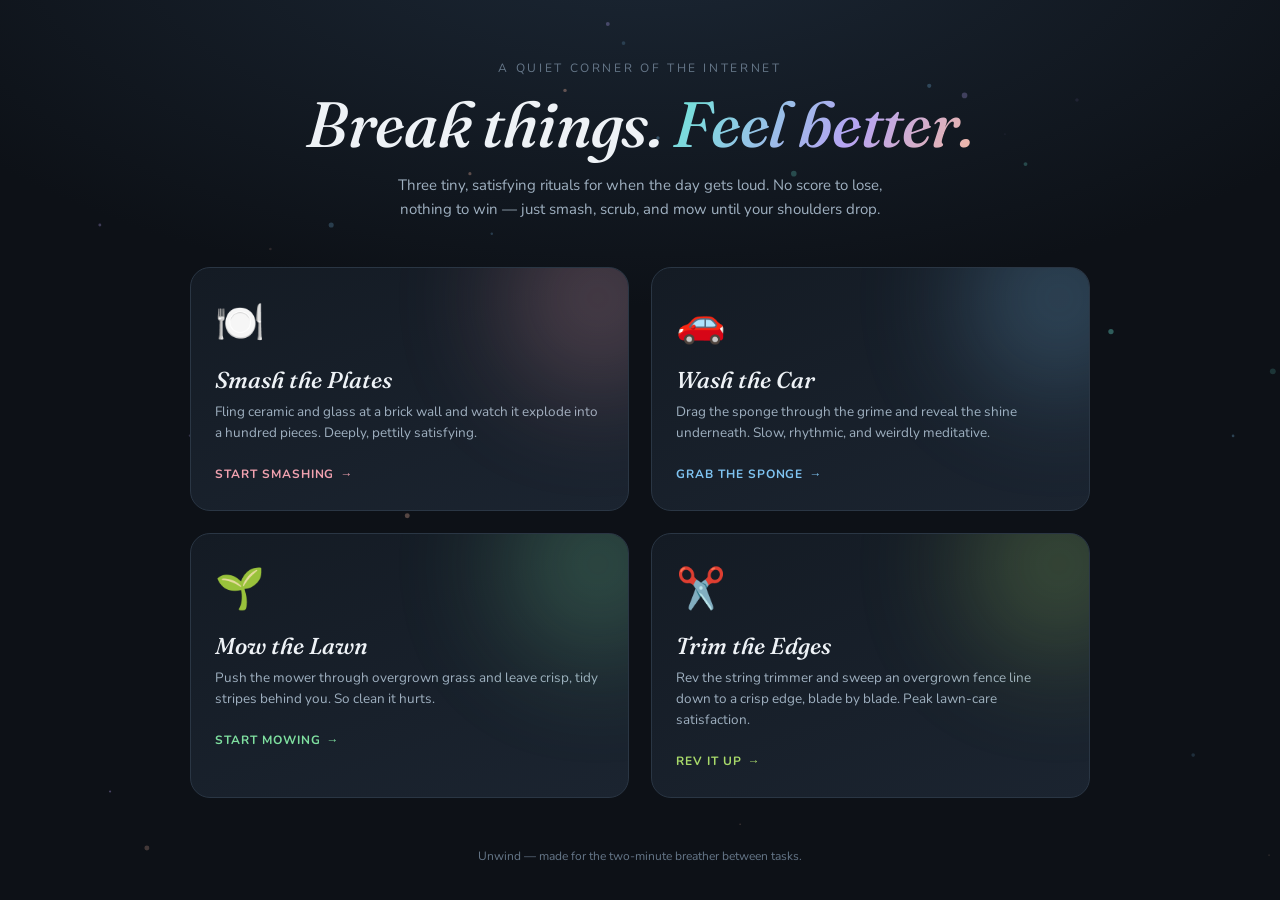
<file: stress-relief/index.html>
<!DOCTYPE html>
<html lang="en">
<head>
<meta charset="UTF-8">
<meta name="viewport" content="width=device-width, initial-scale=1.0">
<title>Unwind — Stress Relief</title>
<link rel="icon" href="data:image/svg+xml,<svg xmlns=%22http://www.w3.org/2000/svg%22 viewBox=%220 0 100 100%22><text y=%22.9em%22 font-size=%2290%22>🌊</text></svg>">
<link rel="preconnect" href="https://fonts.googleapis.com">
<link rel="preconnect" href="https://fonts.gstatic.com" crossorigin>
<link href="https://fonts.googleapis.com/css2?family=Fraunces:ital,wght@0,500;1,500&family=Nunito:wght@400;600;700;800&display=swap" rel="stylesheet">
<link rel="stylesheet" href="shared.css">
<style>
  body{display:flex; flex-direction:column; align-items:center; padding: 60px 20px 40px;}
  #bg-canvas{position:fixed; inset:0; z-index:0; opacity:0.55;}
  header{position:relative; z-index:2; text-align:center; margin-bottom: 46px;}
  header .eyebrow{font-size:12px; letter-spacing:.22em; text-transform:uppercase; color:var(--ink-3); margin-bottom:14px;}
  header h1{font-family: var(--serif); font-style: italic; font-weight:500; font-size: clamp(38px, 7vw, 64px); line-height:1.05; letter-spacing:-0.01em;}
  header h1 span{background: linear-gradient(120deg, var(--accent), var(--accent-3) 60%, var(--accent-2)); -webkit-background-clip:text; background-clip:text; color:transparent;}
  header p{color:var(--ink-2); max-width:520px; margin: 16px auto 0; font-size:15px; line-height:1.6;}

  .cards{
    position:relative; z-index:2;
    display:grid; grid-template-columns: repeat(2, 1fr); gap:22px;
    width: min(900px, 94vw);
  }
  @media (max-width: 860px){.cards{grid-template-columns: 1fr;}}

  .card{
    position:relative; border-radius:20px; padding: 28px 24px 26px;
    background: linear-gradient(160deg, var(--bg-1), var(--bg-2));
    border:1px solid var(--line); overflow:hidden;
    transition: transform .35s cubic-bezier(.2,.8,.2,1), border-color .25s ease, box-shadow .25s ease;
    transform-style: preserve-3d; perspective: 600px;
    cursor:pointer; will-change: transform;
  }
  .card:hover{border-color: var(--card-glow, var(--accent)); box-shadow: 0 20px 50px -20px var(--card-glow, rgba(110,231,216,0.35));}
  .card:not(:hover){transform: translateY(0) rotateX(0) rotateY(0) !important; transition: transform .5s cubic-bezier(.2,.8,.2,1), border-color .25s ease, box-shadow .25s ease;}
  .card .glow{
    position:absolute; width:180px; height:180px; border-radius:50%;
    background: var(--card-glow, var(--accent)); filter: blur(60px); opacity:.28;
    top:-60px; right:-60px; pointer-events:none;
  }
  .card .icon{font-size:40px; margin-bottom:16px; display:block;}
  .card h3{font-family: var(--serif); font-style:italic; font-weight:500; font-size:23px; margin-bottom:8px;}
  .card p{color:var(--ink-2); font-size:13.5px; line-height:1.55; margin-bottom:18px;}
  .card .go{
    display:inline-flex; align-items:center; gap:6px; font-size:12px; font-weight:700;
    text-transform:uppercase; letter-spacing:.08em; color: var(--card-glow, var(--accent));
  }
  .card .go .arrow{transition: transform .2s ease;}
  .card:hover .go .arrow{transform: translateX(4px);}

  .card.plates{--card-glow: #f2a2b0;}
  .card.car{--card-glow: #7fc4f2;}
  .card.lawn{--card-glow: #7fe0a0;}
  .card.trim{--card-glow: #a8d96a;}

  footer{position:relative; z-index:2; margin-top:50px; color:var(--ink-3); font-size:12px; text-align:center;}
</style>
</head>
<body>
<canvas id="bg-canvas"></canvas>

<header>
  <div class="eyebrow">a quiet corner of the internet</div>
  <h1>Break things. <span>Feel better.</span></h1>
  <p>Three tiny, satisfying rituals for when the day gets loud. No score to lose, nothing to win — just smash, scrub, and mow until your shoulders drop.</p>
</header>

<div class="cards">
  <a class="card plates" href="plates.html">
    <div class="glow"></div>
    <span class="icon">🍽️</span>
    <h3>Smash the Plates</h3>
    <p>Fling ceramic and glass at a brick wall and watch it explode into a hundred pieces. Deeply, pettily satisfying.</p>
    <span class="go">Start smashing <span class="arrow">→</span></span>
  </a>
  <a class="card car" href="car.html">
    <div class="glow"></div>
    <span class="icon">🚗</span>
    <h3>Wash the Car</h3>
    <p>Drag the sponge through the grime and reveal the shine underneath. Slow, rhythmic, and weirdly meditative.</p>
    <span class="go">Grab the sponge <span class="arrow">→</span></span>
  </a>
  <a class="card lawn" href="lawn.html">
    <div class="glow"></div>
    <span class="icon">🌱</span>
    <h3>Mow the Lawn</h3>
    <p>Push the mower through overgrown grass and leave crisp, tidy stripes behind you. So clean it hurts.</p>
    <span class="go">Start mowing <span class="arrow">→</span></span>
  </a>
  <a class="card trim" href="trim.html">
    <div class="glow"></div>
    <span class="icon">✂️</span>
    <h3>Trim the Edges</h3>
    <p>Rev the string trimmer and sweep an overgrown fence line down to a crisp edge, blade by blade. Peak lawn-care satisfaction.</p>
    <span class="go">Rev it up <span class="arrow">→</span></span>
  </a>
</div>

<footer>Unwind &mdash; made for the two-minute breather between tasks.</footer>

<script>
// gentle ambient floating particles behind the landing page
const canvas = document.getElementById('bg-canvas');
const ctx = canvas.getContext('2d');
let W, H, particles = [];
function resize(){
  W = canvas.width = window.innerWidth;
  H = canvas.height = window.innerHeight;
}
resize();
window.addEventListener('resize', resize);

const colors = ['#6ee7d8','#b6a4f2','#f2b8a2','#7fc4f2'];
for(let i=0;i<46;i++){
  particles.push({
    x: Math.random()*W, y: Math.random()*H,
    r: Math.random()*2.4 + 0.6,
    vy: -(Math.random()*0.25 + 0.05),
    vx: (Math.random()-0.5)*0.15,
    a: Math.random()*0.5+0.15,
    c: colors[Math.floor(Math.random()*colors.length)]
  });
}
function tick(){
  ctx.clearRect(0,0,W,H);
  for(const p of particles){
    p.x += p.vx; p.y += p.vy;
    if(p.y < -10){ p.y = H+10; p.x = Math.random()*W; }
    if(p.x < -10) p.x = W+10;
    if(p.x > W+10) p.x = -10;
    ctx.beginPath();
    ctx.globalAlpha = p.a;
    ctx.fillStyle = p.c;
    ctx.arc(p.x, p.y, p.r, 0, Math.PI*2);
    ctx.fill();
  }
  ctx.globalAlpha = 1;
  requestAnimationFrame(tick);
}
tick();

// subtle 3D tilt on card hover, follows the pointer
document.querySelectorAll('.card').forEach(card => {
  card.addEventListener('pointermove', (e) => {
    const r = card.getBoundingClientRect();
    const px = (e.clientX - r.left) / r.width - 0.5;
    const py = (e.clientY - r.top) / r.height - 0.5;
    card.style.transition = 'box-shadow .25s ease, border-color .25s ease';
    card.style.transform = `translateY(-6px) rotateX(${(-py*8).toFixed(2)}deg) rotateY(${(px*8).toFixed(2)}deg)`;
  });
});
</script>
</body>
</html>
</file>
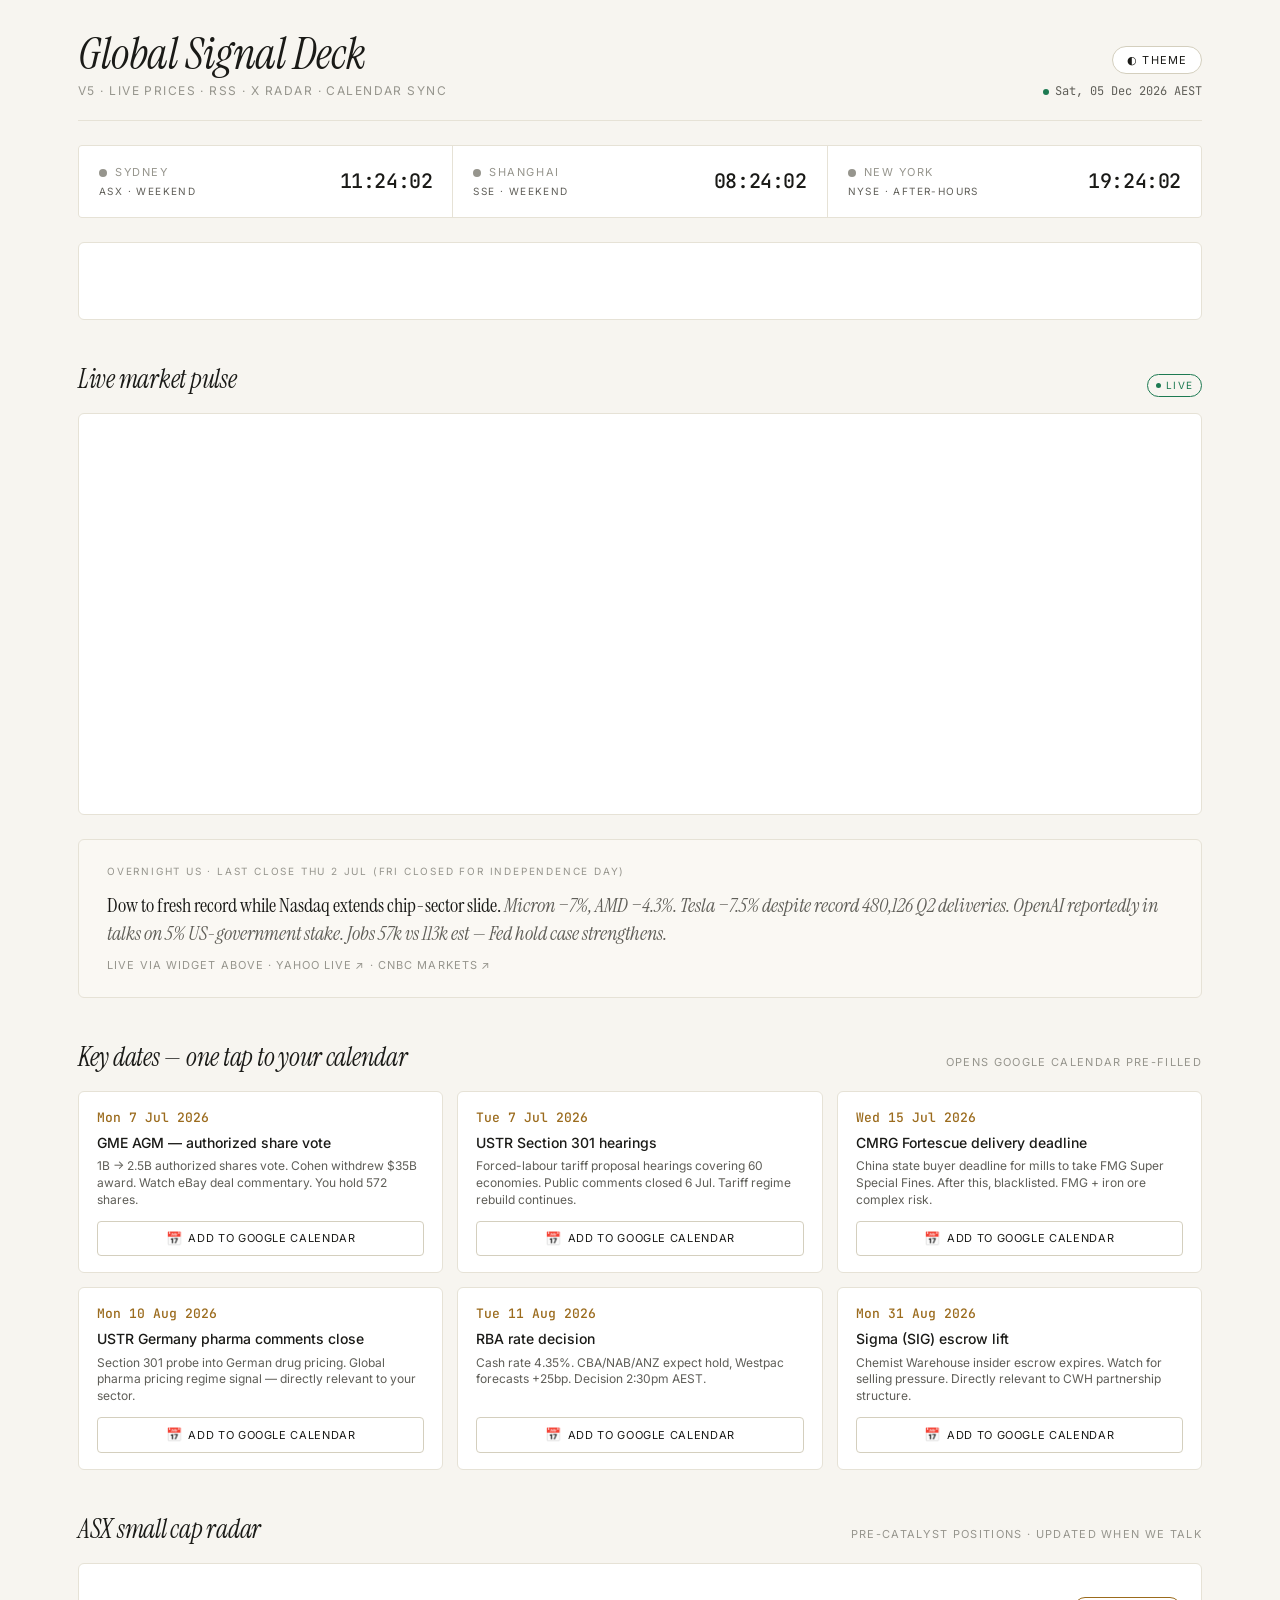
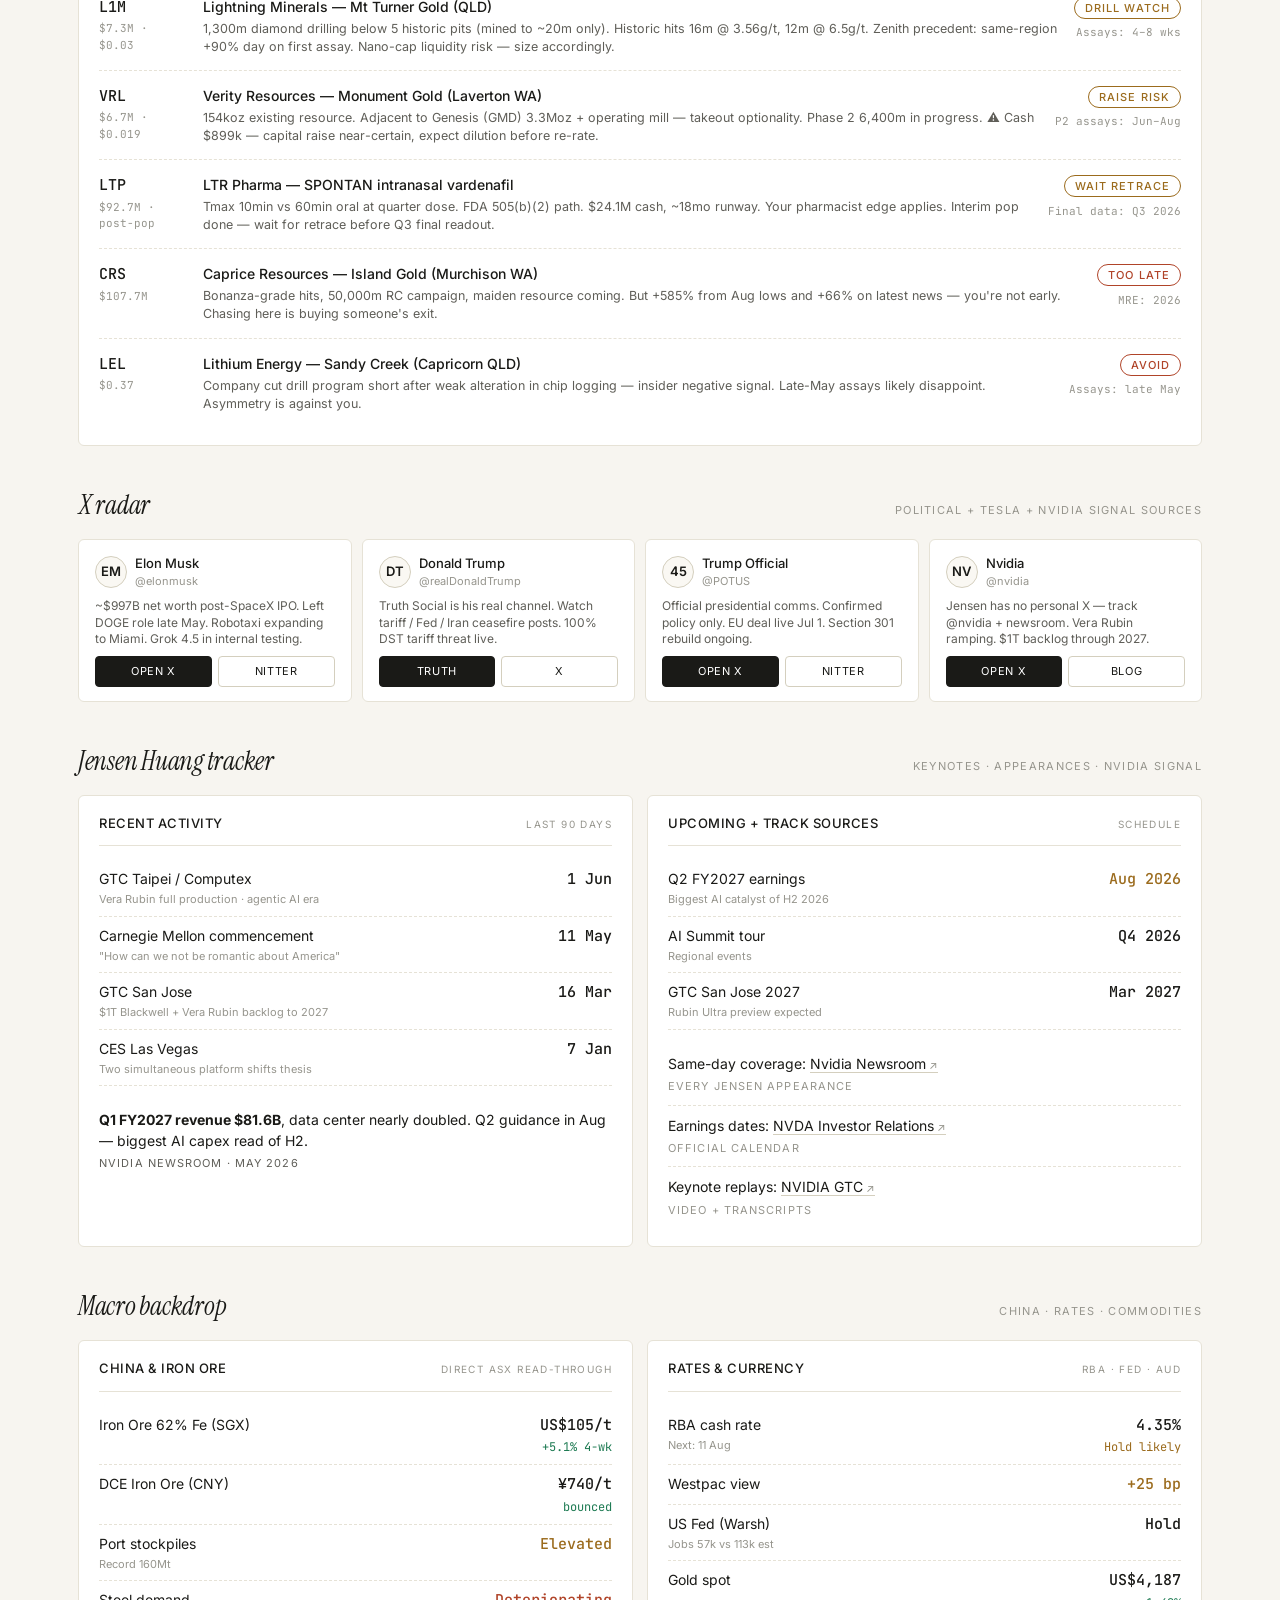
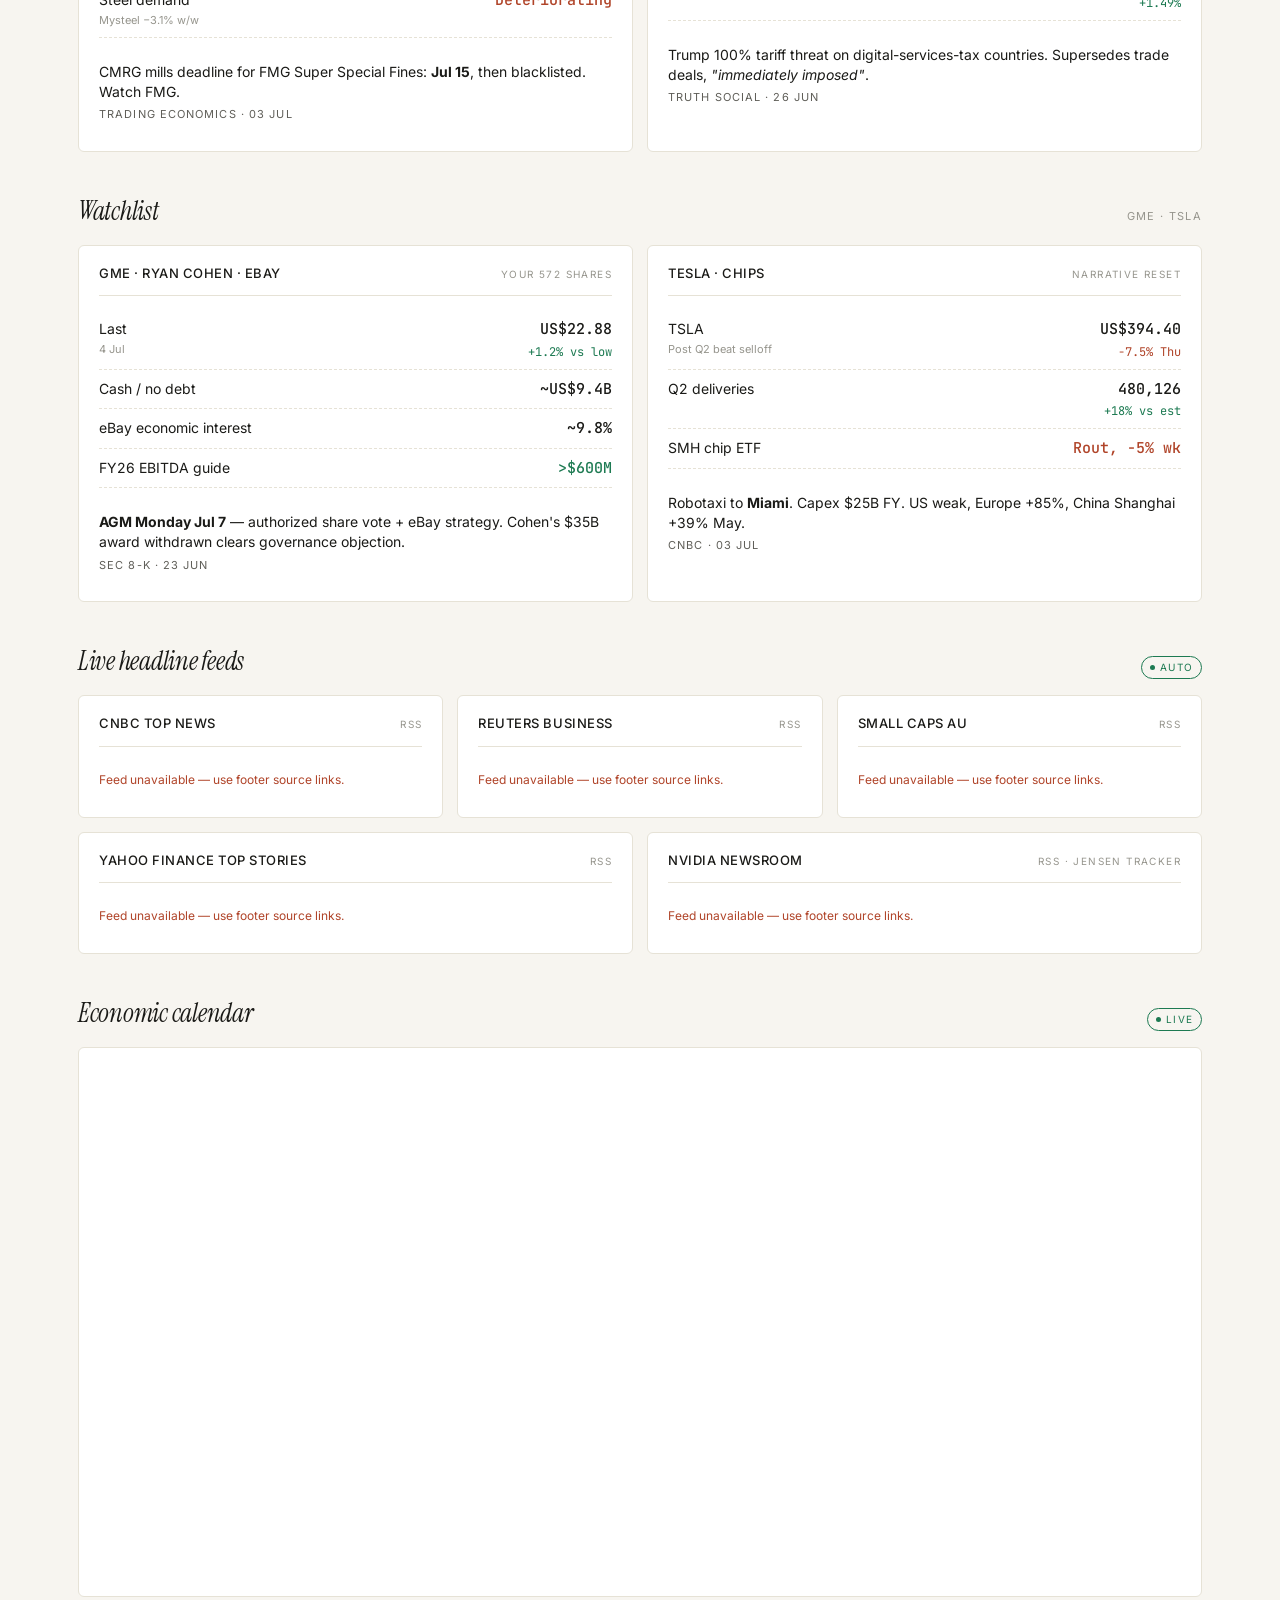
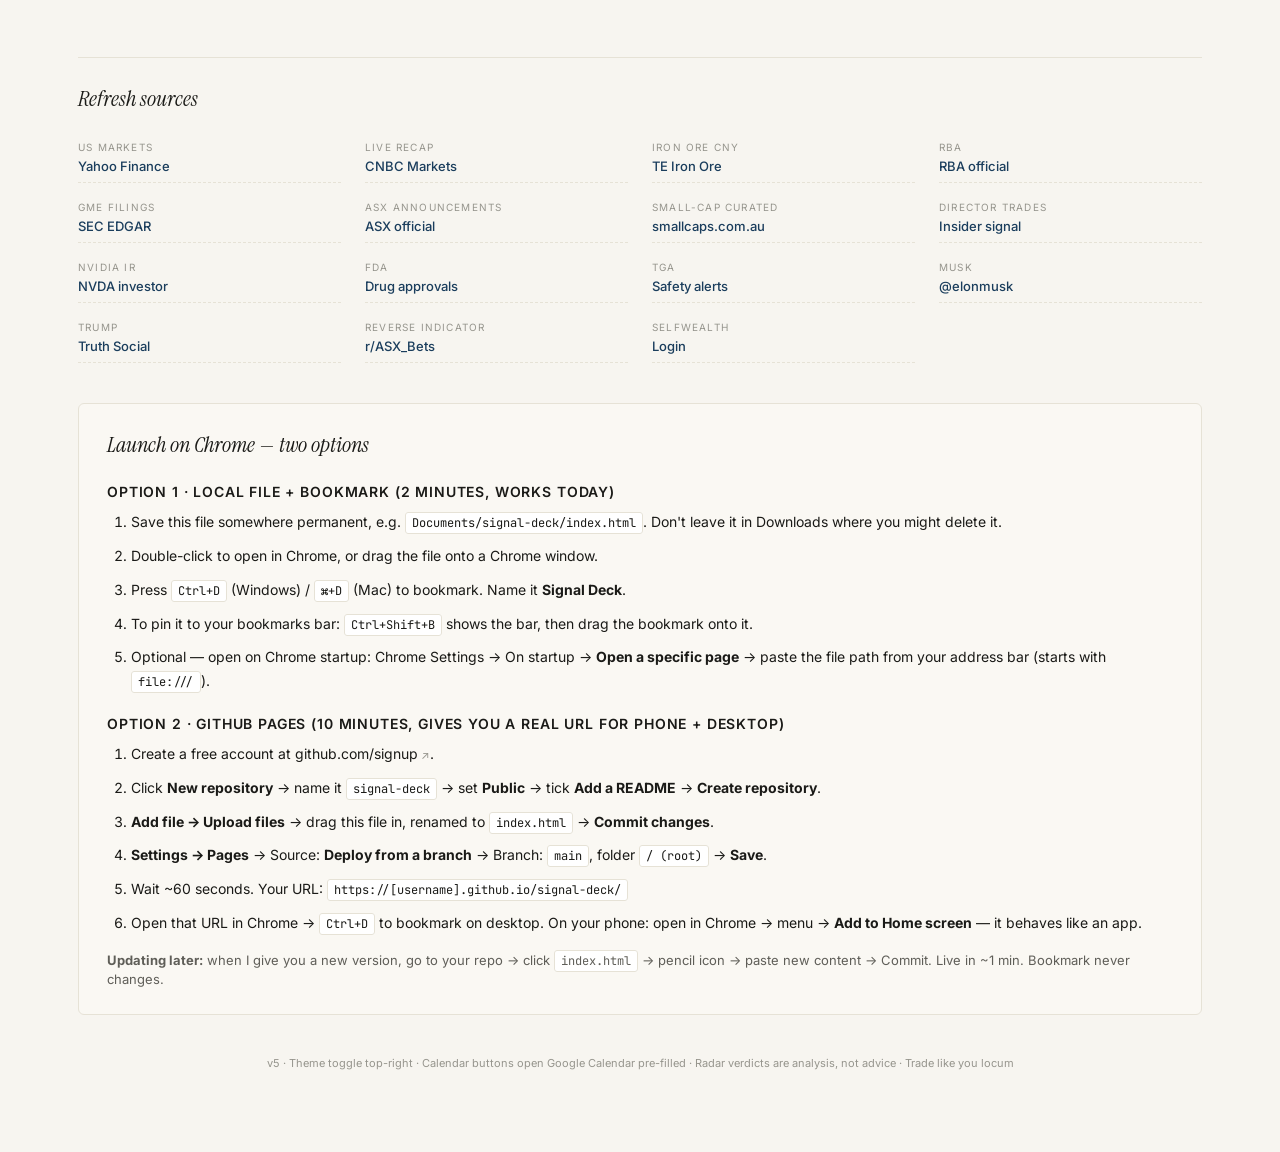
<file: index (1).html>
<!DOCTYPE html>
<html lang="en">
<head>
<meta charset="UTF-8">
<meta name="viewport" content="width=device-width, initial-scale=1.0">
<title>Global Signal Deck v5 — JL</title>
<link rel="preconnect" href="https://fonts.googleapis.com">
<link rel="preconnect" href="https://fonts.gstatic.com" crossorigin>
<link href="https://fonts.googleapis.com/css2?family=Instrument+Serif:ital@0;1&family=Inter:wght@400;500;600&family=JetBrains+Mono:wght@400;500&display=swap" rel="stylesheet">
<script>
// Theme must be known BEFORE TradingView widgets parse — read it here
window.__tvTheme = (function(){
  try {
    var saved = localStorage.getItem('sd-theme');
    if (saved) return saved;
  } catch(e){}
  return window.matchMedia && window.matchMedia('(prefers-color-scheme: dark)').matches ? 'dark' : 'light';
})();
document.documentElement.setAttribute('data-theme', window.__tvTheme);
</script>
<style>
:root{
  --bg: #f7f5f0;
  --surface: #ffffff;
  --surface-2: #faf8f3;
  --ink: #1a1a17;
  --ink-2: #5f5e58;
  --ink-3: #96958d;
  --line: #e6e2d6;
  --line-2: #d4cfbe;
  --up: #1d7a52;
  --down: #b04429;
  --watch: #9b6b1d;
  --accent: #1a3d5c;
  --sans: 'Inter', -apple-system, sans-serif;
  --serif: 'Instrument Serif', Georgia, serif;
  --mono: 'JetBrains Mono', ui-monospace, monospace;
}
html[data-theme="dark"]{
  --bg: #14140f;
  --surface: #1c1b16;
  --surface-2: #201f19;
  --ink: #f0ede1;
  --ink-2: #a09e8f;
  --ink-3: #6b6a5f;
  --line: #2a2820;
  --line-2: #3a3728;
  --up: #6dc998;
  --down: #e08373;
  --watch: #d9a44b;
  --accent: #7fb8e0;
}
*{box-sizing: border-box; margin: 0; padding: 0;}
html, body{background: var(--bg); color: var(--ink); font-family: var(--sans); font-size: 15px; line-height: 1.5; -webkit-font-smoothing: antialiased; transition: background 0.2s;}
body{max-width: 1180px; margin: 0 auto; padding: 32px 28px 80px;}
a{color: inherit; text-decoration: none;}
a:hover{color: var(--accent);}

.masthead{display: flex; justify-content: space-between; align-items: flex-end; padding-bottom: 20px; border-bottom: 1px solid var(--line); margin-bottom: 24px; gap: 16px;}
.masthead .title{font-family: var(--serif); font-size: 44px; font-weight: 400; line-height: 1; letter-spacing: -0.01em; font-style: italic;}
.masthead .subtitle{font-size: 12px; color: var(--ink-3); text-transform: uppercase; letter-spacing: 0.12em; margin-top: 6px;}
.masthead .right{text-align: right; display: flex; flex-direction: column; align-items: flex-end; gap: 8px;}
.masthead .datestamp{font-family: var(--mono); font-size: 12px; color: var(--ink-2);}
.masthead .datestamp .live{display: inline-block; width: 6px; height: 6px; border-radius: 50%; background: var(--up); margin-right: 6px; animation: pulse 2s infinite;}
@keyframes pulse{0%,100%{opacity:1} 50%{opacity:0.3}}

.theme-toggle{
  border: 1px solid var(--line-2); background: var(--surface); color: var(--ink);
  border-radius: 20px; padding: 6px 14px; font-size: 11px; font-family: var(--sans);
  text-transform: uppercase; letter-spacing: 0.1em; cursor: pointer; transition: border-color 0.15s;
}
.theme-toggle:hover{border-color: var(--accent); color: var(--accent);}

.clocks{display: grid; grid-template-columns: repeat(3, 1fr); gap: 1px; background: var(--line); border: 1px solid var(--line); border-radius: 4px; overflow: hidden; margin-bottom: 24px;}
.clock{background: var(--surface); padding: 18px 20px; display: flex; justify-content: space-between; align-items: center;}
.clock .city{font-size: 11px; text-transform: uppercase; letter-spacing: 0.14em; color: var(--ink-3);}
.clock .city .dot{display: inline-block; width: 8px; height: 8px; border-radius: 50%; margin-right: 8px; vertical-align: middle;}
.clock .dot.open{background: var(--up); box-shadow: 0 0 6px rgba(29,122,82,0.4);}
.clock .dot.closed{background: var(--ink-3);}
.clock .time{font-family: var(--mono); font-size: 20px; font-weight: 500; letter-spacing: -0.02em;}
.clock .status{font-size: 10px; text-transform: uppercase; letter-spacing: 0.14em; color: var(--ink-2); margin-top: 3px;}

.section-head{display: flex; justify-content: space-between; align-items: baseline; margin: 40px 0 14px;}
.section-head h2{font-family: var(--serif); font-style: italic; font-weight: 400; font-size: 26px; letter-spacing: -0.01em;}
.section-head .meta{font-size: 11px; color: var(--ink-3); text-transform: uppercase; letter-spacing: 0.12em;}

.live-badge{display: inline-flex; align-items: center; gap: 5px; font-size: 10px; text-transform: uppercase; letter-spacing: 0.12em; color: var(--up); padding: 3px 8px; border: 1px solid var(--up); border-radius: 20px;}
.live-badge::before{content: ''; display: inline-block; width: 5px; height: 5px; border-radius: 50%; background: var(--up); animation: pulse 2s infinite;}

.grid{display: grid; gap: 14px;}
.grid.cols-2{grid-template-columns: 1fr 1fr;}
.grid.cols-3{grid-template-columns: repeat(3, 1fr);}
@media (max-width: 800px){.grid.cols-2, .grid.cols-3{grid-template-columns: 1fr;}}

.card{background: var(--surface); border: 1px solid var(--line); border-radius: 6px; padding: 18px 20px;}
.card .card-head{display: flex; justify-content: space-between; align-items: baseline; padding-bottom: 12px; border-bottom: 1px solid var(--line); margin-bottom: 14px; gap: 12px;}
.card .card-title{font-size: 13px; font-weight: 500; letter-spacing: 0.04em; text-transform: uppercase; color: var(--ink);}
.card .card-tag{font-size: 10px; color: var(--ink-3); text-transform: uppercase; letter-spacing: 0.14em; white-space: nowrap;}

.row{display: flex; justify-content: space-between; align-items: baseline; padding: 8px 0; border-bottom: 1px dashed var(--line); gap: 12px;}
.row:last-child{border-bottom: none;}
.row .label{font-size: 14px; color: var(--ink);}
.row .label .sub{display: block; font-size: 11px; color: var(--ink-3); margin-top: 2px;}
.row .value{font-family: var(--mono); font-size: 15px; font-weight: 500; text-align: right; white-space: nowrap;}
.row .value .change{display: block; font-size: 12px; margin-top: 2px; font-weight: 400;}
.up{color: var(--up);}
.down{color: var(--down);}
.watch{color: var(--watch);}

.headline{padding: 10px 0; border-bottom: 1px dashed var(--line);}
.headline:last-child{border-bottom: none;}
.headline .txt{font-size: 14px; line-height: 1.45; color: var(--ink);}
.headline .txt a{border-bottom: 1px solid var(--line-2);}
.headline .txt a:hover{border-bottom-color: var(--accent);}
.headline .meta{font-size: 11px; color: var(--ink-3); text-transform: uppercase; letter-spacing: 0.1em; margin-top: 4px;}
.headline .meta .source{color: var(--ink-2);}

.hero{background: var(--surface-2); border: 1px solid var(--line); border-radius: 6px; padding: 24px 28px; margin-bottom: 32px;}
.hero .eyebrow{font-size: 10px; text-transform: uppercase; letter-spacing: 0.18em; color: var(--ink-3); margin-bottom: 12px;}
.hero .story{font-family: var(--serif); font-size: 20px; line-height: 1.4; font-weight: 400; margin-bottom: 10px;}
.hero .story em{font-style: italic; color: var(--ink-2);}
.hero .story-meta{font-size: 11px; color: var(--ink-3); text-transform: uppercase; letter-spacing: 0.1em;}

.ext::after{content: "↗"; font-size: 11px; margin-left: 3px; color: var(--ink-3);}

.x-grid{display: grid; grid-template-columns: repeat(4, 1fr); gap: 10px;}
@media (max-width: 800px){.x-grid{grid-template-columns: repeat(2, 1fr);}}
.x-card{background: var(--surface); border: 1px solid var(--line); border-radius: 6px; padding: 14px 16px; display: flex; flex-direction: column; gap: 8px;}
.x-card .x-head{display: flex; align-items: center; gap: 8px;}
.x-card .x-avatar{width: 32px; height: 32px; border-radius: 50%; background: var(--surface-2); border: 1px solid var(--line-2); display: flex; align-items: center; justify-content: center; font-weight: 600; font-size: 13px; color: var(--ink);}
.x-card .x-name{font-size: 13px; font-weight: 500;}
.x-card .x-handle{font-size: 11px; color: var(--ink-3);}
.x-card .x-note{font-size: 12px; color: var(--ink-2); line-height: 1.4; min-height: 48px;}
.x-card .x-links{display: flex; gap: 6px; margin-top: auto;}
.x-card .x-btn{flex: 1; padding: 6px 8px; border: 1px solid var(--line-2); border-radius: 4px; font-size: 11px; text-transform: uppercase; letter-spacing: 0.06em; text-align: center; color: var(--ink); transition: border-color 0.15s;}
.x-card .x-btn:hover{border-color: var(--accent); color: var(--accent);}
.x-card .x-btn.primary{border-color: var(--ink); background: var(--ink); color: var(--surface);}
.x-card .x-btn.primary:hover{background: var(--accent); border-color: var(--accent); color: var(--surface);}

.feed-item{padding: 10px 0; border-bottom: 1px dashed var(--line);}
.feed-item:last-child{border-bottom: none;}
.feed-item .feed-title{font-size: 14px; line-height: 1.4; color: var(--ink); display: block;}
.feed-item .feed-title:hover{color: var(--accent);}
.feed-item .feed-meta{font-size: 11px; color: var(--ink-3); text-transform: uppercase; letter-spacing: 0.08em; margin-top: 4px;}
.feed-loading{font-size: 12px; color: var(--ink-3); font-style: italic; padding: 20px 0; text-align: center;}
.feed-error{font-size: 12px; color: var(--down); padding: 10px 0;}

.tv-wrap{background: var(--surface); border: 1px solid var(--line); border-radius: 6px; padding: 0; overflow: hidden; margin-bottom: 24px;}
.tv-inner{padding: 0; height: 400px; position: relative;}
.tv-ticker{padding: 0; height: 78px;}
.tv-cal{padding: 0; height: 550px;}

/* Key dates with calendar buttons */
.date-card{background: var(--surface); border: 1px solid var(--line); border-radius: 6px; padding: 16px 18px; display: flex; flex-direction: column; gap: 6px;}
.date-card .dc-date{font-family: var(--mono); font-size: 13px; font-weight: 500; color: var(--watch);}
.date-card .dc-title{font-size: 14px; font-weight: 500; line-height: 1.35;}
.date-card .dc-note{font-size: 12px; color: var(--ink-2); line-height: 1.4; flex: 1;}
.gcal-btn{
  display: inline-flex; align-items: center; justify-content: center; gap: 6px;
  padding: 7px 12px; border: 1px solid var(--line-2); border-radius: 4px;
  font-size: 11px; text-transform: uppercase; letter-spacing: 0.06em;
  color: var(--ink); transition: all 0.15s; margin-top: 6px;
}
.gcal-btn:hover{border-color: var(--accent); color: var(--accent); background: var(--surface-2);}
.gcal-btn::before{content: "📅"; font-size: 13px;}

/* Radar table */
.radar-row{display: grid; grid-template-columns: 90px 1fr auto; gap: 14px; align-items: start; padding: 14px 0; border-bottom: 1px dashed var(--line);}
.radar-row:last-child{border-bottom: none;}
.radar-row .r-code{font-family: var(--mono); font-size: 15px; font-weight: 500;}
.radar-row .r-code .r-mcap{display: block; font-size: 11px; color: var(--ink-3); font-weight: 400; margin-top: 2px;}
.radar-row .r-body .r-name{font-size: 14px; font-weight: 500;}
.radar-row .r-body .r-thesis{font-size: 12.5px; color: var(--ink-2); line-height: 1.45; margin-top: 3px;}
.radar-row .r-status{text-align: right; white-space: nowrap;}
.radar-row .r-status .r-verdict{font-size: 11px; text-transform: uppercase; letter-spacing: 0.1em; font-weight: 500; padding: 3px 10px; border-radius: 20px; border: 1px solid;}
.radar-row .r-status .r-catalyst{display: block; font-size: 11px; color: var(--ink-3); margin-top: 6px; font-family: var(--mono);}
.v-buy{color: var(--up); border-color: var(--up);}
.v-wait{color: var(--watch); border-color: var(--watch);}
.v-avoid{color: var(--down); border-color: var(--down);}

.sources{margin-top: 60px; padding-top: 24px; border-top: 1px solid var(--line);}
.sources h3{font-family: var(--serif); font-style: italic; font-weight: 400; font-size: 22px; margin-bottom: 16px;}
.source-grid{display: grid; grid-template-columns: repeat(auto-fit, minmax(220px, 1fr)); gap: 8px 24px;}
.source-item{display: flex; justify-content: space-between; align-items: baseline; padding: 6px 0; border-bottom: 1px dashed var(--line); font-size: 13px;}
.source-item .cat{font-size: 10px; color: var(--ink-3); text-transform: uppercase; letter-spacing: 0.12em;}
.source-item a{color: var(--accent); font-weight: 500;}

.deploy{margin-top: 40px; padding: 24px 28px; background: var(--surface-2); border: 1px solid var(--line); border-radius: 6px;}
.deploy h3{font-family: var(--serif); font-style: italic; font-weight: 400; font-size: 22px; margin-bottom: 8px;}
.deploy p.intro{font-size: 13px; color: var(--ink-2); margin-bottom: 20px; max-width: 720px;}
.deploy ol{padding-left: 24px; font-size: 14px; line-height: 1.7;}
.deploy ol li{margin-bottom: 10px;}
.deploy code{font-family: var(--mono); font-size: 12px; background: var(--surface); padding: 2px 6px; border-radius: 3px; border: 1px solid var(--line);}
.deploy h4{font-size: 14px; font-weight: 600; margin: 20px 0 8px; text-transform: uppercase; letter-spacing: 0.06em;}

.footer-note{margin-top: 40px; font-size: 11px; color: var(--ink-3); text-align: center; line-height: 1.6;}
</style>
</head>
<body>

<header class="masthead">
  <div>
    <div class="title">Global Signal Deck</div>
    <div class="subtitle">v5 · Live prices · RSS · X radar · Calendar sync</div>
  </div>
  <div class="right">
    <button class="theme-toggle" id="theme-toggle" onclick="toggleTheme()">◐ Theme</button>
    <div class="datestamp"><span class="live"></span><span id="live-date">—</span></div>
  </div>
</header>

<div class="clocks" id="clocks">
  <div class="clock">
    <div>
      <div class="city"><span class="dot" id="dot-syd"></span>Sydney</div>
      <div class="status" id="stat-syd">ASX · loading</div>
    </div>
    <div class="time" id="time-syd">—</div>
  </div>
  <div class="clock">
    <div>
      <div class="city"><span class="dot" id="dot-cn"></span>Shanghai</div>
      <div class="status" id="stat-cn">SSE · loading</div>
    </div>
    <div class="time" id="time-cn">—</div>
  </div>
  <div class="clock">
    <div>
      <div class="city"><span class="dot" id="dot-ny"></span>New York</div>
      <div class="status" id="stat-ny">NYSE · loading</div>
    </div>
    <div class="time" id="time-ny">—</div>
  </div>
</div>

<!-- TradingView Ticker Tape (theme-aware, injected by JS) -->
<div class="tv-wrap tv-ticker">
  <div class="tradingview-widget-container">
    <div class="tradingview-widget-container__widget"></div>
    <script type="text/javascript">
    document.write('<scr'+'ipt type="text/javascript" src="https://s3.tradingview.com/external-embedding/embed-widget-ticker-tape.js" async>' + JSON.stringify({
      "symbols": [
        {"description": "S&P 500", "proName": "SPREADEX:SPX"},
        {"description": "Nasdaq", "proName": "SPREADEX:NDX"},
        {"description": "Dow", "proName": "SPREADEX:DJI"},
        {"description": "VIX", "proName": "TVC:VIX"},
        {"description": "Gold", "proName": "TVC:GOLD"},
        {"description": "AUD/USD", "proName": "FX_IDC:AUDUSD"},
        {"description": "USD/CNY", "proName": "FX_IDC:USDCNY"},
        {"description": "ASX 200", "proName": "ASX:XJO"},
        {"description": "GME", "proName": "NYSE:GME"},
        {"description": "TSLA", "proName": "NASDAQ:TSLA"},
        {"description": "NVDA", "proName": "NASDAQ:NVDA"},
        {"description": "BHP", "proName": "ASX:BHP"},
        {"description": "FMG", "proName": "ASX:FMG"},
        {"description": "CBA", "proName": "ASX:CBA"}
      ],
      "showSymbolLogo": true,
      "colorTheme": window.__tvTheme,
      "isTransparent": true,
      "displayMode": "adaptive",
      "locale": "en"
    }) + '<\/scr'+'ipt>');
    </script>
  </div>
</div>

<div class="section-head">
  <h2>Live market pulse</h2>
  <div class="live-badge">Live</div>
</div>
<div class="tv-wrap">
  <div class="tv-inner">
    <div class="tradingview-widget-container" style="height:100%;">
      <div class="tradingview-widget-container__widget" style="height:100%;"></div>
      <script type="text/javascript">
      document.write('<scr'+'ipt type="text/javascript" src="https://s3.tradingview.com/external-embedding/embed-widget-market-overview.js" async>' + JSON.stringify({
        "colorTheme": window.__tvTheme,
        "dateRange": "1D",
        "showChart": true,
        "locale": "en",
        "isTransparent": true,
        "showSymbolLogo": true,
        "showFloatingTooltip": false,
        "width": "100%",
        "height": "100%",
        "plotLineColorGrowing": "rgba(29, 122, 82, 1)",
        "plotLineColorFalling": "rgba(176, 68, 41, 1)",
        "belowLineFillColorGrowing": "rgba(29, 122, 82, 0.12)",
        "belowLineFillColorFalling": "rgba(176, 68, 41, 0.12)",
        "tabs": [
          {"title": "Indices", "symbols": [
            {"s": "SPREADEX:SPX", "d": "S&P 500"},
            {"s": "SPREADEX:NDX", "d": "Nasdaq 100"},
            {"s": "SPREADEX:DJI", "d": "Dow Jones"},
            {"s": "ASX:XJO", "d": "ASX 200"},
            {"s": "TVC:VIX", "d": "VIX"}
          ]},
          {"title": "Commodities", "symbols": [
            {"s": "TVC:GOLD", "d": "Gold"},
            {"s": "TVC:SILVER", "d": "Silver"},
            {"s": "NYMEX:CL1!", "d": "Crude Oil"},
            {"s": "SGX:FEF1!", "d": "Iron Ore SGX"},
            {"s": "COMEX:HG1!", "d": "Copper"}
          ]},
          {"title": "FX", "symbols": [
            {"s": "FX_IDC:AUDUSD", "d": "AUD/USD"},
            {"s": "FX_IDC:USDCNY", "d": "USD/CNY"},
            {"s": "FX_IDC:AUDCNY", "d": "AUD/CNY"},
            {"s": "TVC:DXY", "d": "DXY"}
          ]},
          {"title": "Watchlist", "symbols": [
            {"s": "NYSE:GME", "d": "GameStop"},
            {"s": "NASDAQ:TSLA", "d": "Tesla"},
            {"s": "NASDAQ:NVDA", "d": "Nvidia"},
            {"s": "NASDAQ:MU", "d": "Micron"},
            {"s": "NYSE:EBAY", "d": "eBay"}
          ]}
        ]
      }) + '<\/scr'+'ipt>');
      </script>
    </div>
  </div>
</div>

<div class="hero">
  <div class="eyebrow">Overnight US · Last close Thu 2 Jul (Fri closed for Independence Day)</div>
  <div class="story">
    Dow to fresh record while Nasdaq extends chip-sector slide. <em>Micron −7%, AMD −4.3%. Tesla −7.5% despite record 480,126 Q2 deliveries. OpenAI reportedly in talks on 5% US-government stake. Jobs 57k vs 113k est — Fed hold case strengthens.</em>
  </div>
  <div class="story-meta">Live via widget above · <a href="https://finance.yahoo.com/markets/live/" class="ext" target="_blank">Yahoo Live</a> · <a href="https://www.cnbc.com/markets/" class="ext" target="_blank">CNBC Markets</a></div>
</div>

<!-- KEY DATES + GOOGLE CALENDAR -->
<div class="section-head">
  <h2>Key dates — one tap to your calendar</h2>
  <div class="meta">Opens Google Calendar pre-filled</div>
</div>

<div class="grid cols-3">
  <div class="date-card">
    <div class="dc-date">Mon 7 Jul 2026</div>
    <div class="dc-title">GME AGM — authorized share vote</div>
    <div class="dc-note">1B → 2.5B authorized shares vote. Cohen withdrew $35B award. Watch eBay deal commentary. You hold 572 shares.</div>
    <a class="gcal-btn" target="_blank" href="https://calendar.google.com/calendar/render?action=TEMPLATE&text=GME%20AGM%20%E2%80%94%20authorized%20share%20vote&dates=20260707/20260708&details=GameStop%20annual%20meeting.%20Authorized%20shares%201B-%3E2.5B%20vote.%20Cohen%20withdrew%20%2435B%20award.%20Watch%20outcome%20%2B%20eBay%20deal%20commentary.%20Holding%3A%20572%20shares.&ctz=Australia/Brisbane">Add to Google Calendar</a>
  </div>

  <div class="date-card">
    <div class="dc-date">Tue 7 Jul 2026</div>
    <div class="dc-title">USTR Section 301 hearings</div>
    <div class="dc-note">Forced-labour tariff proposal hearings covering 60 economies. Public comments closed 6 Jul. Tariff regime rebuild continues.</div>
    <a class="gcal-btn" target="_blank" href="https://calendar.google.com/calendar/render?action=TEMPLATE&text=USTR%20Section%20301%20hearings&dates=20260707/20260708&details=Forced-labour%20tariff%20proposal%20hearings%20covering%2060%20economies.%20Trump%20tariff%20regime%20rebuild.%20Watch%20market%20reaction.&ctz=Australia/Brisbane">Add to Google Calendar</a>
  </div>

  <div class="date-card">
    <div class="dc-date">Wed 15 Jul 2026</div>
    <div class="dc-title">CMRG Fortescue delivery deadline</div>
    <div class="dc-note">China state buyer deadline for mills to take FMG Super Special Fines. After this, blacklisted. FMG + iron ore complex risk.</div>
    <a class="gcal-btn" target="_blank" href="https://calendar.google.com/calendar/render?action=TEMPLATE&text=CMRG%20Fortescue%20delivery%20deadline&dates=20260715/20260716&details=China%20Mineral%20Resources%20Group%20deadline%20for%20mills%20to%20take%20delivery%20of%20FMG%20Super%20Special%20Fines.%20After%20this%2C%20product%20blacklisted.%20Watch%20FMG%20%2B%20iron%20ore.&ctz=Australia/Brisbane">Add to Google Calendar</a>
  </div>

  <div class="date-card">
    <div class="dc-date">Mon 10 Aug 2026</div>
    <div class="dc-title">USTR Germany pharma comments close</div>
    <div class="dc-note">Section 301 probe into German drug pricing. Global pharma pricing regime signal — directly relevant to your sector.</div>
    <a class="gcal-btn" target="_blank" href="https://calendar.google.com/calendar/render?action=TEMPLATE&text=USTR%20Germany%20pharma%20comments%20close&dates=20260810/20260811&details=Section%20301%20investigation%20into%20German%20pharmaceutical%20pricing.%20Comment%20deadline%2011%3A59pm%20EDT.%20Global%20drug%20pricing%20regime%20signal.&ctz=Australia/Brisbane">Add to Google Calendar</a>
  </div>

  <div class="date-card">
    <div class="dc-date">Tue 11 Aug 2026</div>
    <div class="dc-title">RBA rate decision</div>
    <div class="dc-note">Cash rate 4.35%. CBA/NAB/ANZ expect hold, Westpac forecasts +25bp. Decision 2:30pm AEST.</div>
    <a class="gcal-btn" target="_blank" href="https://calendar.google.com/calendar/render?action=TEMPLATE&text=RBA%20rate%20decision&dates=20260811/20260812&details=RBA%20Monetary%20Policy%20Board%20meeting.%20Cash%20rate%20currently%204.35%25.%20CBA%2FNAB%2FANZ%20expect%20hold%2C%20Westpac%20forecasts%20%2B25bp.%20Decision%202%3A30pm%20AEST.&ctz=Australia/Brisbane">Add to Google Calendar</a>
  </div>

  <div class="date-card">
    <div class="dc-date">Mon 31 Aug 2026</div>
    <div class="dc-title">Sigma (SIG) escrow lift</div>
    <div class="dc-note">Chemist Warehouse insider escrow expires. Watch for selling pressure. Directly relevant to CWH partnership structure.</div>
    <a class="gcal-btn" target="_blank" href="https://calendar.google.com/calendar/render?action=TEMPLATE&text=Sigma%20(SIG)%20escrow%20lift&dates=20260831/20260901&details=Chemist%20Warehouse%20insider%20escrow%20expires.%20Watch%20SIG%20for%20potential%20selling%20pressure.%20Relevant%20to%20CWH%20partnership%20structure.&ctz=Australia/Brisbane">Add to Google Calendar</a>
  </div>
</div>

<!-- ASX SMALL CAP RADAR -->
<div class="section-head">
  <h2>ASX small cap radar</h2>
  <div class="meta">Pre-catalyst positions · updated when we talk</div>
</div>

<div class="card">
  <div class="radar-row">
    <div class="r-code">L1M
      <span class="r-mcap">$7.3M · $0.03</span>
    </div>
    <div class="r-body">
      <div class="r-name">Lightning Minerals — Mt Turner Gold (QLD)</div>
      <div class="r-thesis">1,300m diamond drilling below 5 historic pits (mined to ~20m only). Historic hits 16m @ 3.56g/t, 12m @ 6.5g/t. Zenith precedent: same-region +90% day on first assay. Nano-cap liquidity risk — size accordingly.</div>
    </div>
    <div class="r-status">
      <span class="r-verdict v-wait">Drill watch</span>
      <span class="r-catalyst">Assays: 4–8 wks</span>
    </div>
  </div>

  <div class="radar-row">
    <div class="r-code">VRL
      <span class="r-mcap">$6.7M · $0.019</span>
    </div>
    <div class="r-body">
      <div class="r-name">Verity Resources — Monument Gold (Laverton WA)</div>
      <div class="r-thesis">154koz existing resource. Adjacent to Genesis (GMD) 3.3Moz + operating mill — takeout optionality. Phase 2 6,400m in progress. ⚠️ Cash $899k — capital raise near-certain, expect dilution before re-rate.</div>
    </div>
    <div class="r-status">
      <span class="r-verdict v-wait">Raise risk</span>
      <span class="r-catalyst">P2 assays: Jun–Aug</span>
    </div>
  </div>

  <div class="radar-row">
    <div class="r-code">LTP
      <span class="r-mcap">$92.7M · post-pop</span>
    </div>
    <div class="r-body">
      <div class="r-name">LTR Pharma — SPONTAN intranasal vardenafil</div>
      <div class="r-thesis">Tmax 10min vs 60min oral at quarter dose. FDA 505(b)(2) path. $24.1M cash, ~18mo runway. Your pharmacist edge applies. Interim pop done — wait for retrace before Q3 final readout.</div>
    </div>
    <div class="r-status">
      <span class="r-verdict v-wait">Wait retrace</span>
      <span class="r-catalyst">Final data: Q3 2026</span>
    </div>
  </div>

  <div class="radar-row">
    <div class="r-code">CRS
      <span class="r-mcap">$107.7M</span>
    </div>
    <div class="r-body">
      <div class="r-name">Caprice Resources — Island Gold (Murchison WA)</div>
      <div class="r-thesis">Bonanza-grade hits, 50,000m RC campaign, maiden resource coming. But +585% from Aug lows and +66% on latest news — you're not early. Chasing here is buying someone's exit.</div>
    </div>
    <div class="r-status">
      <span class="r-verdict v-avoid">Too late</span>
      <span class="r-catalyst">MRE: 2026</span>
    </div>
  </div>

  <div class="radar-row">
    <div class="r-code">LEL
      <span class="r-mcap">$0.37</span>
    </div>
    <div class="r-body">
      <div class="r-name">Lithium Energy — Sandy Creek (Capricorn QLD)</div>
      <div class="r-thesis">Company cut drill program short after weak alteration in chip logging — insider negative signal. Late-May assays likely disappoint. Asymmetry is against you.</div>
    </div>
    <div class="r-status">
      <span class="r-verdict v-avoid">Avoid</span>
      <span class="r-catalyst">Assays: late May</span>
    </div>
  </div>
</div>

<!-- X RADAR -->
<div class="section-head">
  <h2>X radar</h2>
  <div class="meta">Political + Tesla + Nvidia signal sources</div>
</div>

<div class="x-grid">
  <div class="x-card">
    <div class="x-head">
      <div class="x-avatar">EM</div>
      <div>
        <div class="x-name">Elon Musk</div>
        <div class="x-handle">@elonmusk</div>
      </div>
    </div>
    <div class="x-note">~$997B net worth post-SpaceX IPO. Left DOGE role late May. Robotaxi expanding to Miami. Grok 4.5 in internal testing.</div>
    <div class="x-links">
      <a href="https://x.com/elonmusk" target="_blank" class="x-btn primary">Open X</a>
      <a href="https://nitter.privacydev.net/elonmusk" target="_blank" class="x-btn">Nitter</a>
    </div>
  </div>

  <div class="x-card">
    <div class="x-head">
      <div class="x-avatar">DT</div>
      <div>
        <div class="x-name">Donald Trump</div>
        <div class="x-handle">@realDonaldTrump</div>
      </div>
    </div>
    <div class="x-note">Truth Social is his real channel. Watch tariff / Fed / Iran ceasefire posts. 100% DST tariff threat live.</div>
    <div class="x-links">
      <a href="https://truthsocial.com/@realDonaldTrump" target="_blank" class="x-btn primary">Truth</a>
      <a href="https://x.com/realDonaldTrump" target="_blank" class="x-btn">X</a>
    </div>
  </div>

  <div class="x-card">
    <div class="x-head">
      <div class="x-avatar">45</div>
      <div>
        <div class="x-name">Trump Official</div>
        <div class="x-handle">@POTUS</div>
      </div>
    </div>
    <div class="x-note">Official presidential comms. Confirmed policy only. EU deal live Jul 1. Section 301 rebuild ongoing.</div>
    <div class="x-links">
      <a href="https://x.com/POTUS" target="_blank" class="x-btn primary">Open X</a>
      <a href="https://nitter.privacydev.net/POTUS" target="_blank" class="x-btn">Nitter</a>
    </div>
  </div>

  <div class="x-card">
    <div class="x-head">
      <div class="x-avatar">NV</div>
      <div>
        <div class="x-name">Nvidia</div>
        <div class="x-handle">@nvidia</div>
      </div>
    </div>
    <div class="x-note">Jensen has no personal X — track @nvidia + newsroom. Vera Rubin ramping. $1T backlog through 2027.</div>
    <div class="x-links">
      <a href="https://x.com/nvidia" target="_blank" class="x-btn primary">Open X</a>
      <a href="https://blogs.nvidia.com/" target="_blank" class="x-btn">Blog</a>
    </div>
  </div>
</div>

<!-- JENSEN TRACKER -->
<div class="section-head">
  <h2>Jensen Huang tracker</h2>
  <div class="meta">Keynotes · appearances · Nvidia signal</div>
</div>

<div class="grid cols-2">
  <div class="card">
    <div class="card-head">
      <div class="card-title">Recent activity</div>
      <div class="card-tag">Last 90 days</div>
    </div>
    <div class="row">
      <div class="label">GTC Taipei / Computex
        <span class="sub">Vera Rubin full production · agentic AI era</span>
      </div>
      <div class="value">1 Jun</div>
    </div>
    <div class="row">
      <div class="label">Carnegie Mellon commencement
        <span class="sub">"How can we not be romantic about America"</span>
      </div>
      <div class="value">11 May</div>
    </div>
    <div class="row">
      <div class="label">GTC San Jose
        <span class="sub">$1T Blackwell + Vera Rubin backlog to 2027</span>
      </div>
      <div class="value">16 Mar</div>
    </div>
    <div class="row">
      <div class="label">CES Las Vegas
        <span class="sub">Two simultaneous platform shifts thesis</span>
      </div>
      <div class="value">7 Jan</div>
    </div>
    <div style="margin-top: 14px;">
      <div class="headline">
        <div class="txt"><strong>Q1 FY2027 revenue $81.6B</strong>, data center nearly doubled. Q2 guidance in Aug — biggest AI capex read of H2.</div>
        <div class="meta"><span class="source">Nvidia Newsroom · May 2026</span></div>
      </div>
    </div>
  </div>

  <div class="card">
    <div class="card-head">
      <div class="card-title">Upcoming + track sources</div>
      <div class="card-tag">Schedule</div>
    </div>
    <div class="row">
      <div class="label">Q2 FY2027 earnings
        <span class="sub">Biggest AI catalyst of H2 2026</span>
      </div>
      <div class="value watch">Aug 2026</div>
    </div>
    <div class="row">
      <div class="label">AI Summit tour
        <span class="sub">Regional events</span>
      </div>
      <div class="value">Q4 2026</div>
    </div>
    <div class="row">
      <div class="label">GTC San Jose 2027
        <span class="sub">Rubin Ultra preview expected</span>
      </div>
      <div class="value">Mar 2027</div>
    </div>
    <div style="margin-top: 14px;">
      <div class="headline">
        <div class="txt">Same-day coverage: <a href="https://blogs.nvidia.com/blog/category/newsroom/" target="_blank" class="ext">Nvidia Newsroom</a></div>
        <div class="meta">Every Jensen appearance</div>
      </div>
      <div class="headline">
        <div class="txt">Earnings dates: <a href="https://investor.nvidia.com/events-and-presentations/events-and-presentations/default.aspx" target="_blank" class="ext">NVDA Investor Relations</a></div>
        <div class="meta">Official calendar</div>
      </div>
      <div class="headline">
        <div class="txt">Keynote replays: <a href="https://www.nvidia.com/gtc/keynote/" target="_blank" class="ext">NVIDIA GTC</a></div>
        <div class="meta">Video + transcripts</div>
      </div>
    </div>
  </div>
</div>

<!-- MACRO -->
<div class="section-head">
  <h2>Macro backdrop</h2>
  <div class="meta">China · rates · commodities</div>
</div>

<div class="grid cols-2">
  <div class="card">
    <div class="card-head">
      <div class="card-title">China &amp; Iron Ore</div>
      <div class="card-tag">Direct ASX read-through</div>
    </div>
    <div class="row">
      <div class="label">Iron Ore 62% Fe (SGX)</div>
      <div class="value">US$105/t <span class="change up">+5.1% 4-wk</span></div>
    </div>
    <div class="row">
      <div class="label">DCE Iron Ore (CNY)</div>
      <div class="value">¥740/t <span class="change up">bounced</span></div>
    </div>
    <div class="row">
      <div class="label">Port stockpiles <span class="sub">Record 160Mt</span></div>
      <div class="value watch">Elevated</div>
    </div>
    <div class="row">
      <div class="label">Steel demand <span class="sub">Mysteel −3.1% w/w</span></div>
      <div class="value down">Deteriorating</div>
    </div>
    <div style="margin-top: 14px;">
      <div class="headline">
        <div class="txt">CMRG mills deadline for FMG Super Special Fines: <strong>Jul 15</strong>, then blacklisted. Watch FMG.</div>
        <div class="meta"><span class="source">Trading Economics · 03 Jul</span></div>
      </div>
    </div>
  </div>

  <div class="card">
    <div class="card-head">
      <div class="card-title">Rates &amp; Currency</div>
      <div class="card-tag">RBA · Fed · AUD</div>
    </div>
    <div class="row">
      <div class="label">RBA cash rate <span class="sub">Next: 11 Aug</span></div>
      <div class="value">4.35% <span class="change watch">Hold likely</span></div>
    </div>
    <div class="row">
      <div class="label">Westpac view</div>
      <div class="value watch">+25 bp</div>
    </div>
    <div class="row">
      <div class="label">US Fed (Warsh) <span class="sub">Jobs 57k vs 113k est</span></div>
      <div class="value">Hold</div>
    </div>
    <div class="row">
      <div class="label">Gold spot</div>
      <div class="value">US$4,187 <span class="change up">+1.49%</span></div>
    </div>
    <div style="margin-top: 14px;">
      <div class="headline">
        <div class="txt">Trump 100% tariff threat on digital-services-tax countries. Supersedes trade deals, <em>"immediately imposed"</em>.</div>
        <div class="meta"><span class="source">Truth Social · 26 Jun</span></div>
      </div>
    </div>
  </div>
</div>

<!-- WATCHLIST -->
<div class="section-head">
  <h2>Watchlist</h2>
  <div class="meta">GME · TSLA</div>
</div>

<div class="grid cols-2">
  <div class="card">
    <div class="card-head">
      <div class="card-title">GME · Ryan Cohen · eBay</div>
      <div class="card-tag">Your 572 shares</div>
    </div>
    <div class="row">
      <div class="label">Last <span class="sub">4 Jul</span></div>
      <div class="value">US$22.88 <span class="change up">+1.2% vs low</span></div>
    </div>
    <div class="row">
      <div class="label">Cash / no debt</div>
      <div class="value">~US$9.4B</div>
    </div>
    <div class="row">
      <div class="label">eBay economic interest</div>
      <div class="value">~9.8%</div>
    </div>
    <div class="row">
      <div class="label">FY26 EBITDA guide</div>
      <div class="value up">&gt;$600M</div>
    </div>
    <div style="margin-top: 14px;">
      <div class="headline">
        <div class="txt"><strong>AGM Monday Jul 7</strong> — authorized share vote + eBay strategy. Cohen's $35B award withdrawn clears governance objection.</div>
        <div class="meta"><span class="source">SEC 8-K · 23 Jun</span></div>
      </div>
    </div>
  </div>

  <div class="card">
    <div class="card-head">
      <div class="card-title">Tesla · chips</div>
      <div class="card-tag">Narrative reset</div>
    </div>
    <div class="row">
      <div class="label">TSLA <span class="sub">Post Q2 beat selloff</span></div>
      <div class="value">US$394.40 <span class="change down">−7.5% Thu</span></div>
    </div>
    <div class="row">
      <div class="label">Q2 deliveries</div>
      <div class="value">480,126 <span class="change up">+18% vs est</span></div>
    </div>
    <div class="row">
      <div class="label">SMH chip ETF</div>
      <div class="value down">Rout, −5% wk</div>
    </div>
    <div style="margin-top: 14px;">
      <div class="headline">
        <div class="txt">Robotaxi to <strong>Miami</strong>. Capex $25B FY. US weak, Europe +85%, China Shanghai +39% May.</div>
        <div class="meta"><span class="source">CNBC · 03 Jul</span></div>
      </div>
    </div>
  </div>
</div>

<!-- LIVE FEEDS -->
<div class="section-head">
  <h2>Live headline feeds</h2>
  <div class="live-badge">Auto</div>
</div>

<div class="grid cols-3">
  <div class="card">
    <div class="card-head">
      <div class="card-title">CNBC Top News</div>
      <div class="card-tag">RSS</div>
    </div>
    <div id="feed-cnbc"><div class="feed-loading">Loading…</div></div>
  </div>
  <div class="card">
    <div class="card-head">
      <div class="card-title">Reuters Business</div>
      <div class="card-tag">RSS</div>
    </div>
    <div id="feed-reuters"><div class="feed-loading">Loading…</div></div>
  </div>
  <div class="card">
    <div class="card-head">
      <div class="card-title">Small Caps AU</div>
      <div class="card-tag">RSS</div>
    </div>
    <div id="feed-smallcaps"><div class="feed-loading">Loading…</div></div>
  </div>
</div>

<div class="grid cols-2" style="margin-top: 14px;">
  <div class="card">
    <div class="card-head">
      <div class="card-title">Yahoo Finance Top Stories</div>
      <div class="card-tag">RSS</div>
    </div>
    <div id="feed-yahoo"><div class="feed-loading">Loading…</div></div>
  </div>
  <div class="card">
    <div class="card-head">
      <div class="card-title">Nvidia Newsroom</div>
      <div class="card-tag">RSS · Jensen tracker</div>
    </div>
    <div id="feed-nvidia"><div class="feed-loading">Loading…</div></div>
  </div>
</div>

<!-- ECON CALENDAR -->
<div class="section-head">
  <h2>Economic calendar</h2>
  <div class="live-badge">Live</div>
</div>
<div class="tv-wrap tv-cal">
  <div class="tradingview-widget-container" style="height:100%;">
    <div class="tradingview-widget-container__widget" style="height:100%;"></div>
    <script type="text/javascript">
    document.write('<scr'+'ipt type="text/javascript" src="https://s3.tradingview.com/external-embedding/embed-widget-events.js" async>' + JSON.stringify({
      "colorTheme": window.__tvTheme,
      "isTransparent": true,
      "width": "100%",
      "height": "100%",
      "locale": "en",
      "importanceFilter": "0,1",
      "countryFilter": "us,au,cn,eu,jp,gb"
    }) + '<\/scr'+'ipt>');
    </script>
  </div>
</div>

<!-- SOURCES -->
<section class="sources">
  <h3>Refresh sources</h3>
  <div class="source-grid">
    <div class="source-item"><span><span class="cat">US markets</span><br><a href="https://finance.yahoo.com/markets/" target="_blank">Yahoo Finance</a></span></div>
    <div class="source-item"><span><span class="cat">Live recap</span><br><a href="https://www.cnbc.com/markets/" target="_blank">CNBC Markets</a></span></div>
    <div class="source-item"><span><span class="cat">Iron ore CNY</span><br><a href="https://tradingeconomics.com/commodity/iron-ore-cny" target="_blank">TE Iron Ore</a></span></div>
    <div class="source-item"><span><span class="cat">RBA</span><br><a href="https://www.rba.gov.au/" target="_blank">RBA official</a></span></div>
    <div class="source-item"><span><span class="cat">GME filings</span><br><a href="https://www.sec.gov/cgi-bin/browse-edgar?action=getcompany&CIK=0001326380&type=&dateb=&owner=include&count=40" target="_blank">SEC EDGAR</a></span></div>
    <div class="source-item"><span><span class="cat">ASX announcements</span><br><a href="https://www.asx.com.au/asx/statistics/announcements.do" target="_blank">ASX official</a></span></div>
    <div class="source-item"><span><span class="cat">Small-cap curated</span><br><a href="https://smallcaps.com.au/announcements" target="_blank">smallcaps.com.au</a></span></div>
    <div class="source-item"><span><span class="cat">Director trades</span><br><a href="https://smallcaps.com.au/director-transactions" target="_blank">Insider signal</a></span></div>
    <div class="source-item"><span><span class="cat">Nvidia IR</span><br><a href="https://investor.nvidia.com/" target="_blank">NVDA investor</a></span></div>
    <div class="source-item"><span><span class="cat">FDA</span><br><a href="https://www.fda.gov/drugs/development-approval-process-drugs/drug-approvals-and-databases" target="_blank">Drug approvals</a></span></div>
    <div class="source-item"><span><span class="cat">TGA</span><br><a href="https://www.tga.gov.au/safety/safety-alerts" target="_blank">Safety alerts</a></span></div>
    <div class="source-item"><span><span class="cat">Musk</span><br><a href="https://x.com/elonmusk" target="_blank">@elonmusk</a></span></div>
    <div class="source-item"><span><span class="cat">Trump</span><br><a href="https://truthsocial.com/@realDonaldTrump" target="_blank">Truth Social</a></span></div>
    <div class="source-item"><span><span class="cat">Reverse indicator</span><br><a href="https://www.reddit.com/r/ASX_Bets/" target="_blank">r/ASX_Bets</a></span></div>
    <div class="source-item"><span><span class="cat">Selfwealth</span><br><a href="https://secure.selfwealth.com.au/Login" target="_blank">Login</a></span></div>
  </div>
</section>

<!-- LAUNCH GUIDE -->
<section class="deploy">
  <h3>Launch on Chrome — two options</h3>

  <h4>Option 1 · Local file + bookmark (2 minutes, works today)</h4>
  <ol>
    <li>Save this file somewhere permanent, e.g. <code>Documents/signal-deck/index.html</code>. Don't leave it in Downloads where you might delete it.</li>
    <li>Double-click to open in Chrome, or drag the file onto a Chrome window.</li>
    <li>Press <code>Ctrl+D</code> (Windows) / <code>⌘+D</code> (Mac) to bookmark. Name it <strong>Signal Deck</strong>.</li>
    <li>To pin it to your bookmarks bar: <code>Ctrl+Shift+B</code> shows the bar, then drag the bookmark onto it.</li>
    <li>Optional — open on Chrome startup: Chrome Settings → On startup → <strong>Open a specific page</strong> → paste the file path from your address bar (starts with <code>file:///</code>).</li>
  </ol>

  <h4>Option 2 · GitHub Pages (10 minutes, gives you a real URL for phone + desktop)</h4>
  <ol>
    <li>Create a free account at <a href="https://github.com/signup" target="_blank" class="ext">github.com/signup</a>.</li>
    <li>Click <strong>New repository</strong> → name it <code>signal-deck</code> → set <strong>Public</strong> → tick <strong>Add a README</strong> → <strong>Create repository</strong>.</li>
    <li><strong>Add file → Upload files</strong> → drag this file in, renamed to <code>index.html</code> → <strong>Commit changes</strong>.</li>
    <li><strong>Settings → Pages</strong> → Source: <strong>Deploy from a branch</strong> → Branch: <code>main</code>, folder <code>/ (root)</code> → <strong>Save</strong>.</li>
    <li>Wait ~60 seconds. Your URL: <code>https://[username].github.io/signal-deck/</code></li>
    <li>Open that URL in Chrome → <code>Ctrl+D</code> to bookmark on desktop. On your phone: open in Chrome → menu → <strong>Add to Home screen</strong> — it behaves like an app.</li>
  </ol>

  <p style="font-size: 13px; color: var(--ink-2); margin-top: 16px;">
    <strong>Updating later:</strong> when I give you a new version, go to your repo → click <code>index.html</code> → pencil icon → paste new content → Commit. Live in ~1 min. Bookmark never changes.
  </p>
</section>

<div class="footer-note">
  v5 · Theme toggle top-right · Calendar buttons open Google Calendar pre-filled · Radar verdicts are analysis, not advice · Trade like you locum
</div>

<script>
// ============= THEME =============
function getTheme(){
  return window.__tvTheme || 'light';
}
function applyTheme(t){
  document.documentElement.setAttribute('data-theme', t);
}
function toggleTheme(){
  const next = (document.documentElement.getAttribute('data-theme') === 'dark') ? 'light' : 'dark';
  try { localStorage.setItem('sd-theme', next); } catch(e){}
  applyTheme(next);
  // TradingView widgets need reload to re-theme
  location.reload();
}
applyTheme(getTheme());

// ============= CLOCKS =============
function tick(){
  const now = new Date();
  function timeIn(tz){ return new Intl.DateTimeFormat('en-AU', {timeZone: tz, hour12: false, hour: '2-digit', minute: '2-digit', second: '2-digit'}).format(now); }
  function dayIn(tz){ return new Intl.DateTimeFormat('en-AU', {timeZone: tz, weekday: 'short'}).format(now); }
  function hourIn(tz){ return parseInt(new Intl.DateTimeFormat('en-AU', {timeZone: tz, hour12: false, hour: '2-digit'}).format(now), 10); }
  function minuteIn(tz){ return parseInt(new Intl.DateTimeFormat('en-AU', {timeZone: tz, minute: '2-digit'}).format(now), 10); }

  document.getElementById('time-syd').textContent = timeIn('Australia/Sydney');
  document.getElementById('time-cn').textContent = timeIn('Asia/Shanghai');
  document.getElementById('time-ny').textContent = timeIn('America/New_York');

  document.getElementById('live-date').textContent = new Intl.DateTimeFormat('en-AU', {timeZone: 'Australia/Sydney', day: '2-digit', month: 'short', year: 'numeric', weekday: 'short'}).format(now) + ' AEST';

  const sydDay = dayIn('Australia/Sydney');
  const sydMinutes = hourIn('Australia/Sydney') * 60 + minuteIn('Australia/Sydney');
  const asxWeekday = !['Sat','Sun'].includes(sydDay);
  const asxOpen = asxWeekday && sydMinutes >= 600 && sydMinutes < 960;
  document.getElementById('dot-syd').className = 'dot ' + (asxOpen ? 'open' : 'closed');
  document.getElementById('stat-syd').textContent = 'ASX · ' + (asxOpen ? 'Open' : (asxWeekday ? (sydMinutes < 600 ? 'Pre-open' : 'Closed') : 'Weekend'));

  const cnDay = dayIn('Asia/Shanghai');
  const cnMinutes = hourIn('Asia/Shanghai') * 60 + minuteIn('Asia/Shanghai');
  const cnWeekday = !['Sat','Sun'].includes(cnDay);
  const sseOpen = cnWeekday && ((cnMinutes >= 570 && cnMinutes < 690) || (cnMinutes >= 780 && cnMinutes < 900));
  document.getElementById('dot-cn').className = 'dot ' + (sseOpen ? 'open' : 'closed');
  document.getElementById('stat-cn').textContent = 'SSE · ' + (sseOpen ? 'Open' : (cnWeekday ? 'Closed' : 'Weekend'));

  const nyDay = dayIn('America/New_York');
  const nyMinutes = hourIn('America/New_York') * 60 + minuteIn('America/New_York');
  const nyWeekday = !['Sat','Sun'].includes(nyDay);
  const nyseOpen = nyWeekday && nyMinutes >= 570 && nyMinutes < 960;
  document.getElementById('dot-ny').className = 'dot ' + (nyseOpen ? 'open' : 'closed');
  document.getElementById('stat-ny').textContent = 'NYSE · ' + (nyseOpen ? 'Open' : (nyWeekday ? (nyMinutes < 570 ? 'Pre-market' : 'After-hours') : 'Weekend'));
}
tick();
setInterval(tick, 1000);

// ============= RSS FEEDS =============
async function loadFeed(url, targetId, count = 5){
  const target = document.getElementById(targetId);
  try {
    const api = `https://api.rss2json.com/v1/api.json?rss_url=${encodeURIComponent(url)}&count=${count}`;
    const res = await fetch(api);
    if (!res.ok) throw new Error('HTTP ' + res.status);
    const data = await res.json();
    if (data.status !== 'ok' || !data.items || data.items.length === 0){
      throw new Error(data.message || 'No items');
    }
    target.innerHTML = data.items.slice(0, count).map(item => {
      const d = new Date(item.pubDate);
      const timeStr = isNaN(d) ? '' : new Intl.DateTimeFormat('en-AU', {day: '2-digit', month: 'short', hour: '2-digit', minute: '2-digit', hour12: false}).format(d);
      return `<div class="feed-item">
        <a href="${item.link}" target="_blank" class="feed-title">${item.title}</a>
        <div class="feed-meta">${timeStr}</div>
      </div>`;
    }).join('');
  } catch (err) {
    target.innerHTML = `<div class="feed-error">Feed unavailable — use footer source links.</div>`;
  }
}

window.addEventListener('load', () => {
  setTimeout(() => {
    loadFeed('https://www.cnbc.com/id/100003114/device/rss/rss.html', 'feed-cnbc', 6);
    loadFeed('https://feeds.reuters.com/reuters/businessNews', 'feed-reuters', 6);
    loadFeed('https://smallcaps.com.au/feed/', 'feed-smallcaps', 6);
    loadFeed('https://finance.yahoo.com/news/rssindex', 'feed-yahoo', 6);
    loadFeed('https://blogs.nvidia.com/feed/', 'feed-nvidia', 6);
  }, 500);
});
</script>

</body>
</html>
</file>
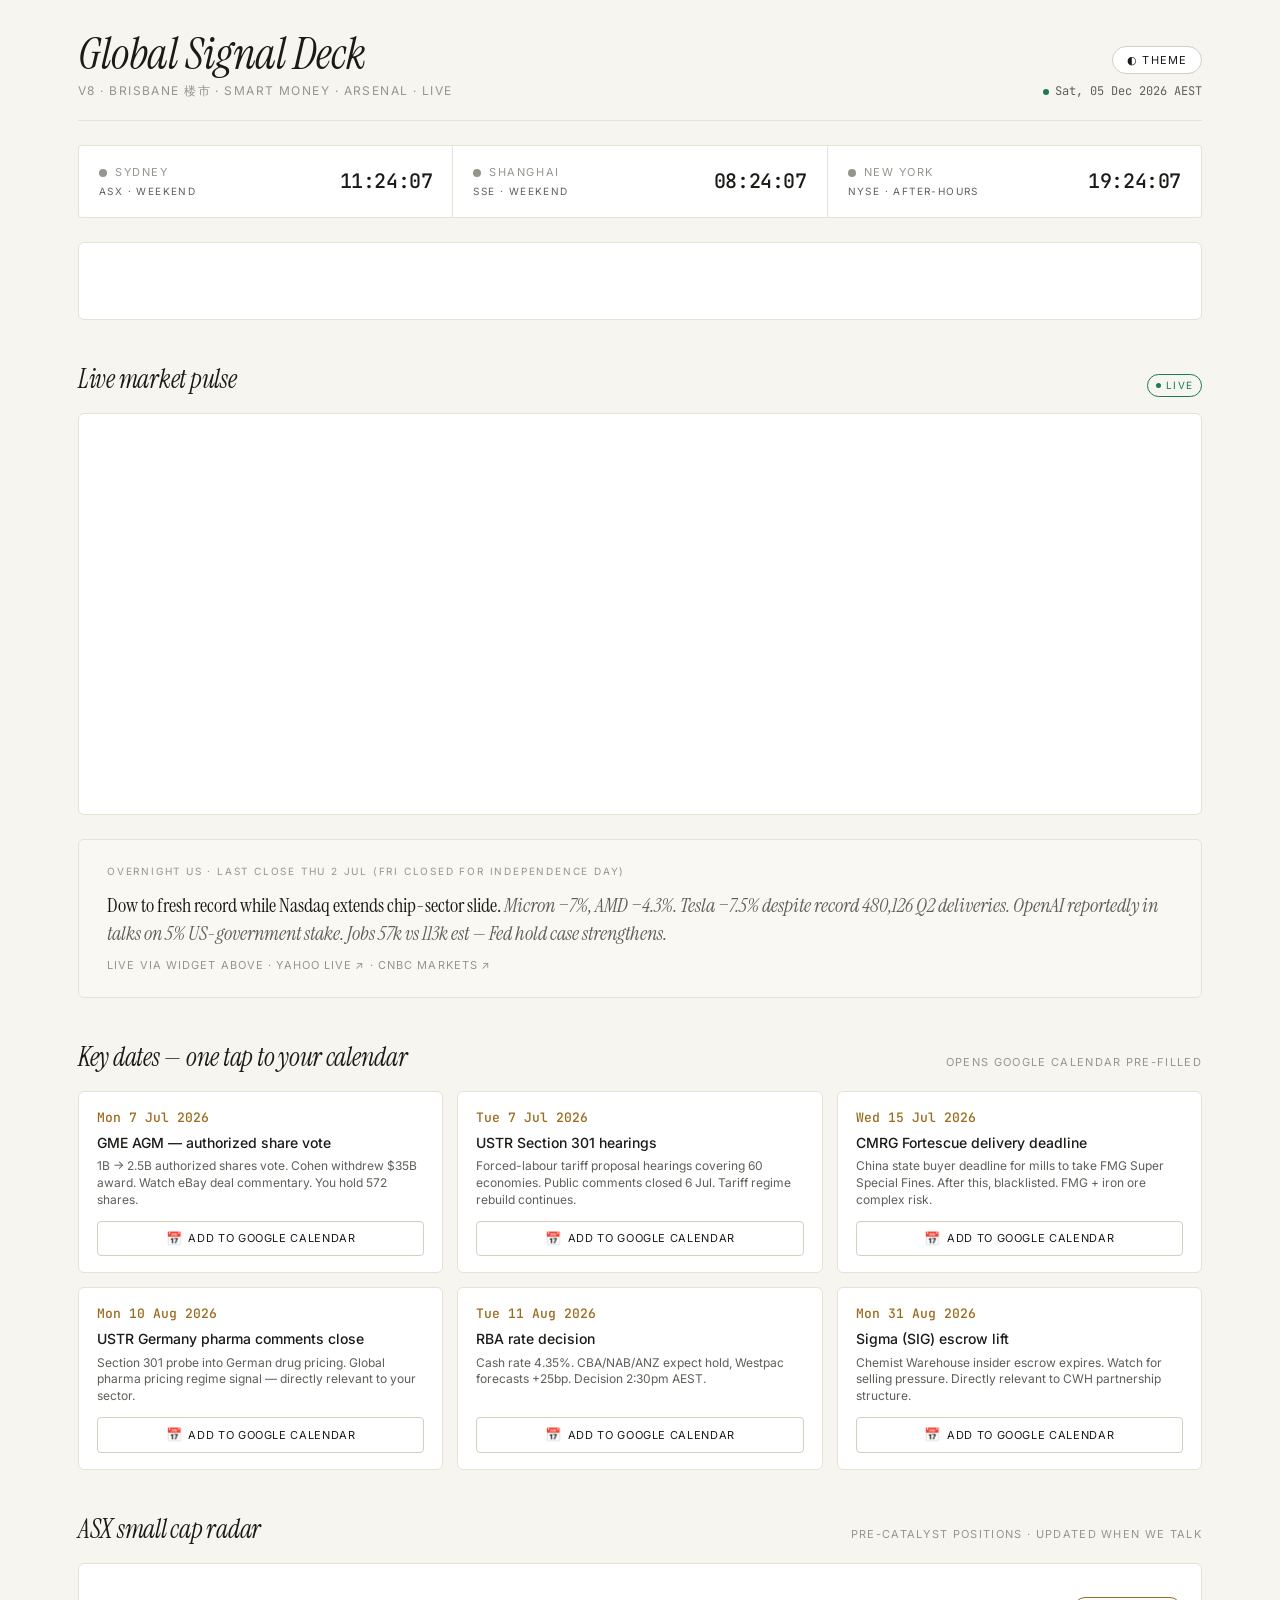
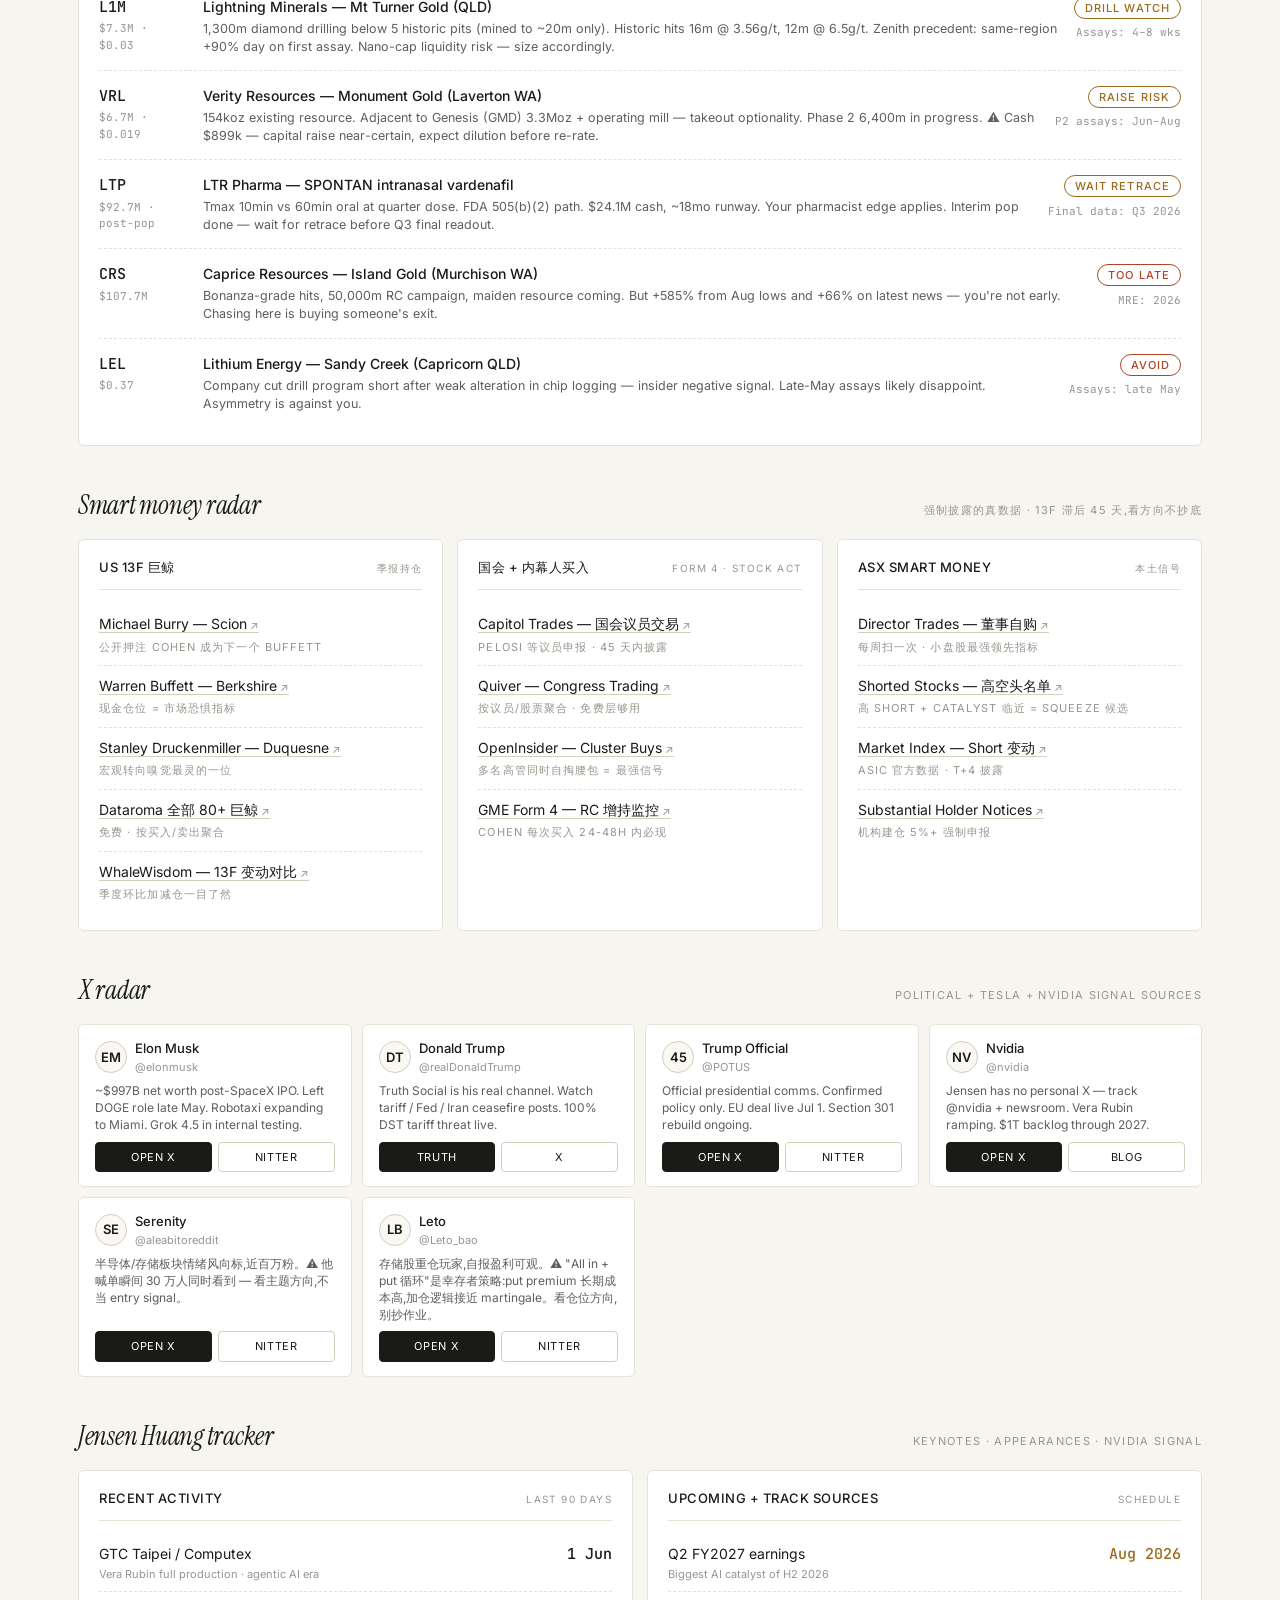
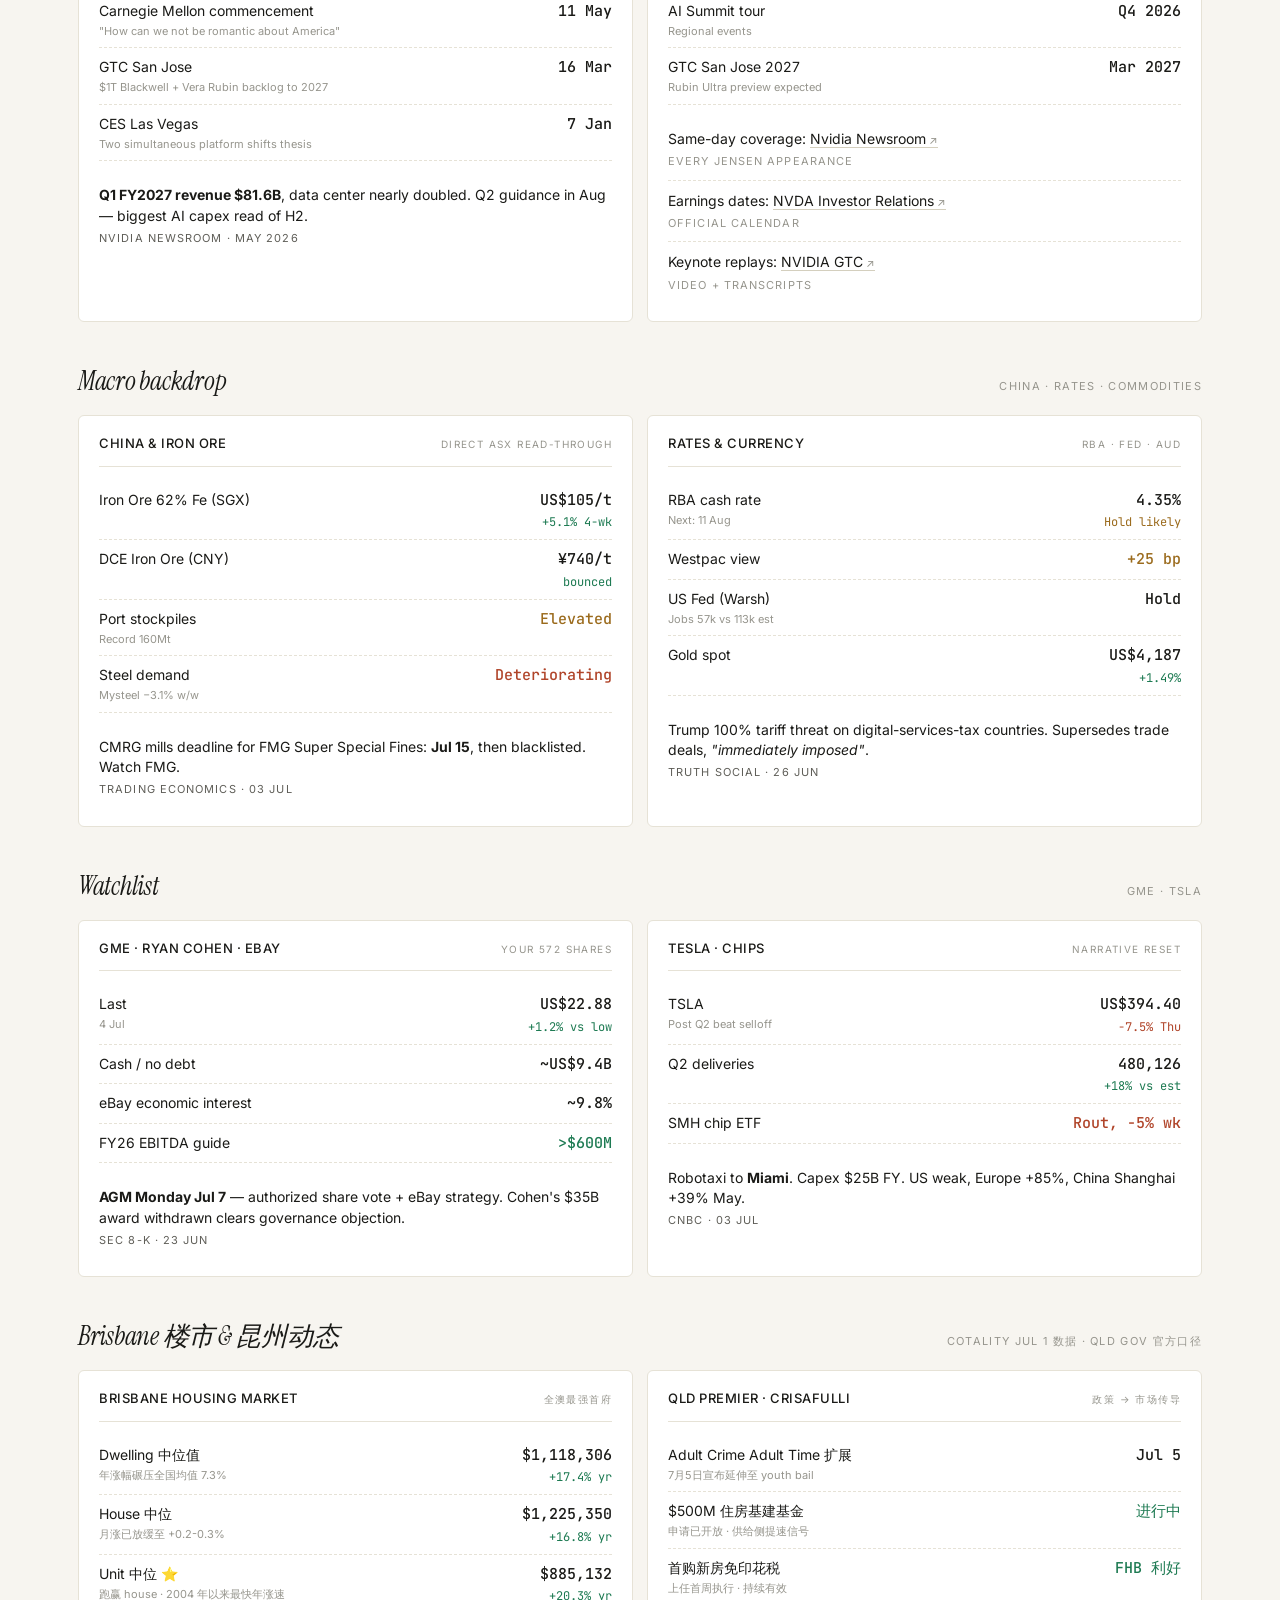
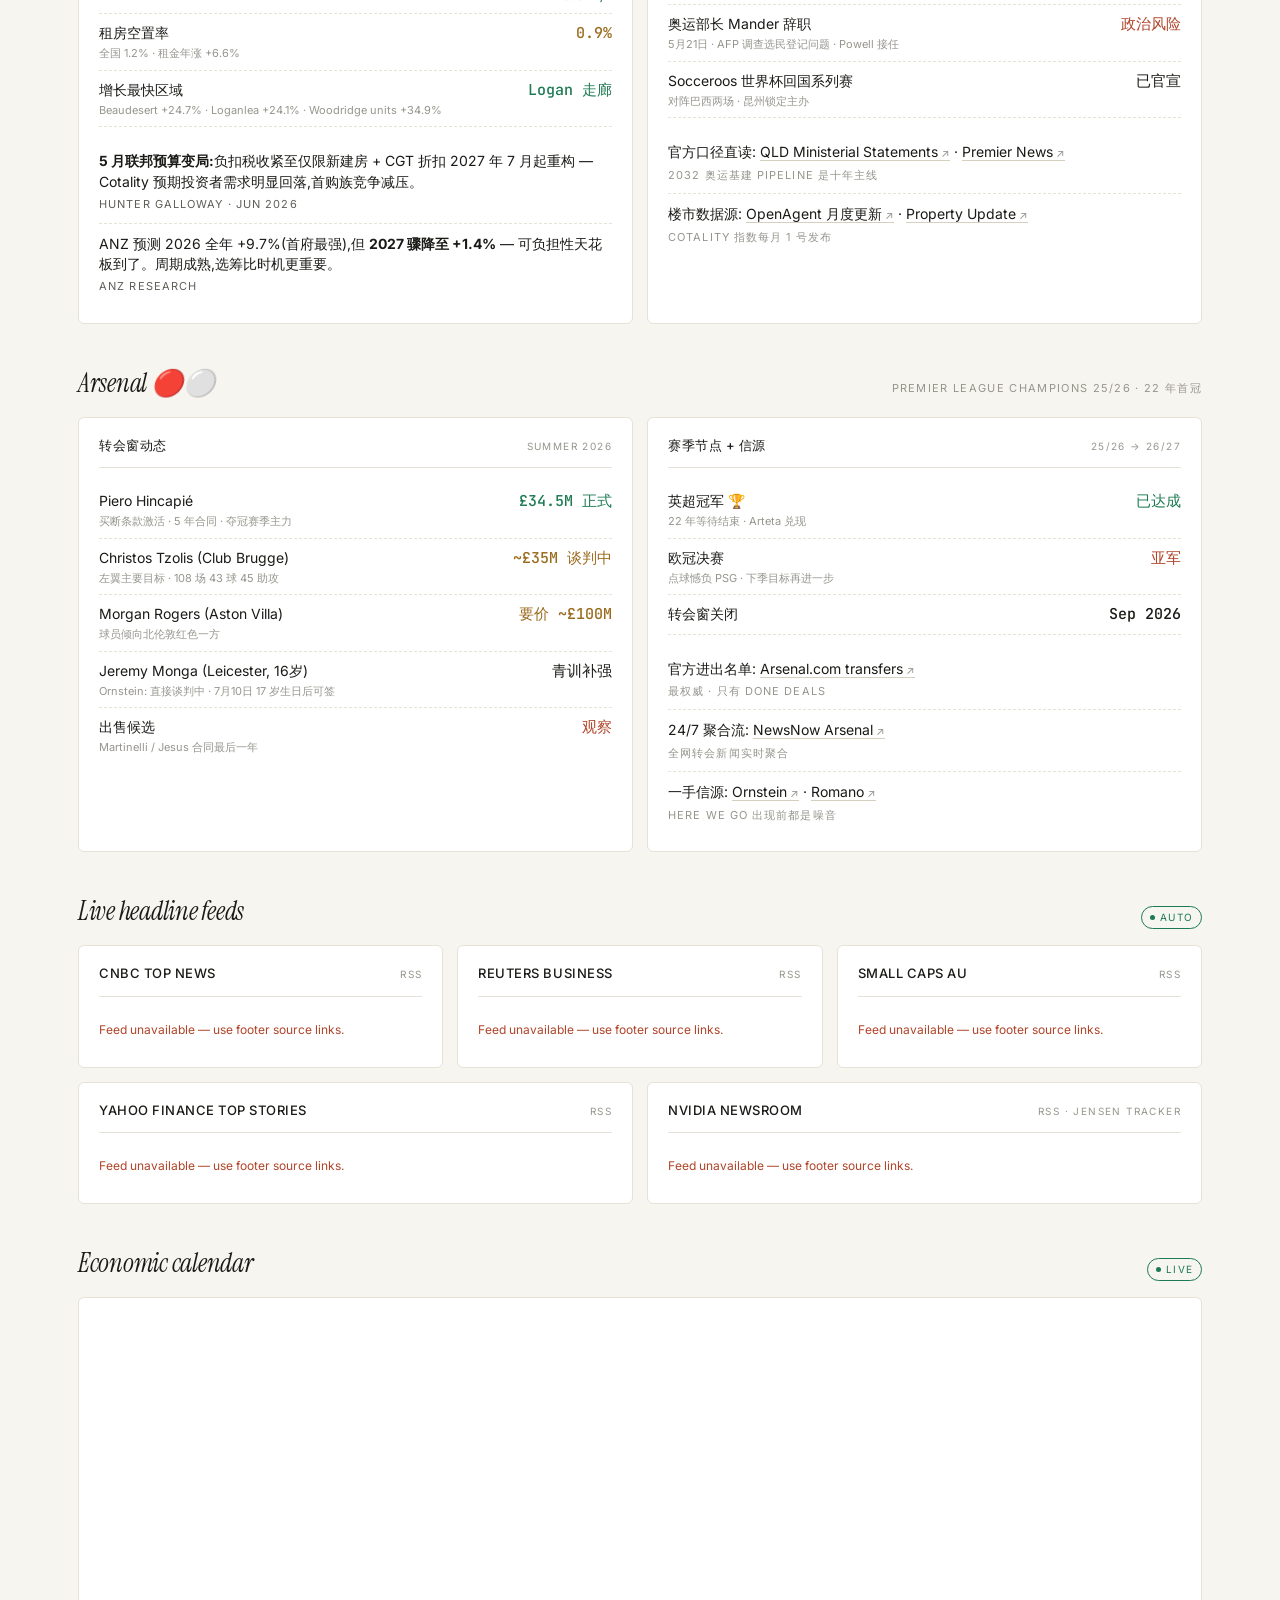
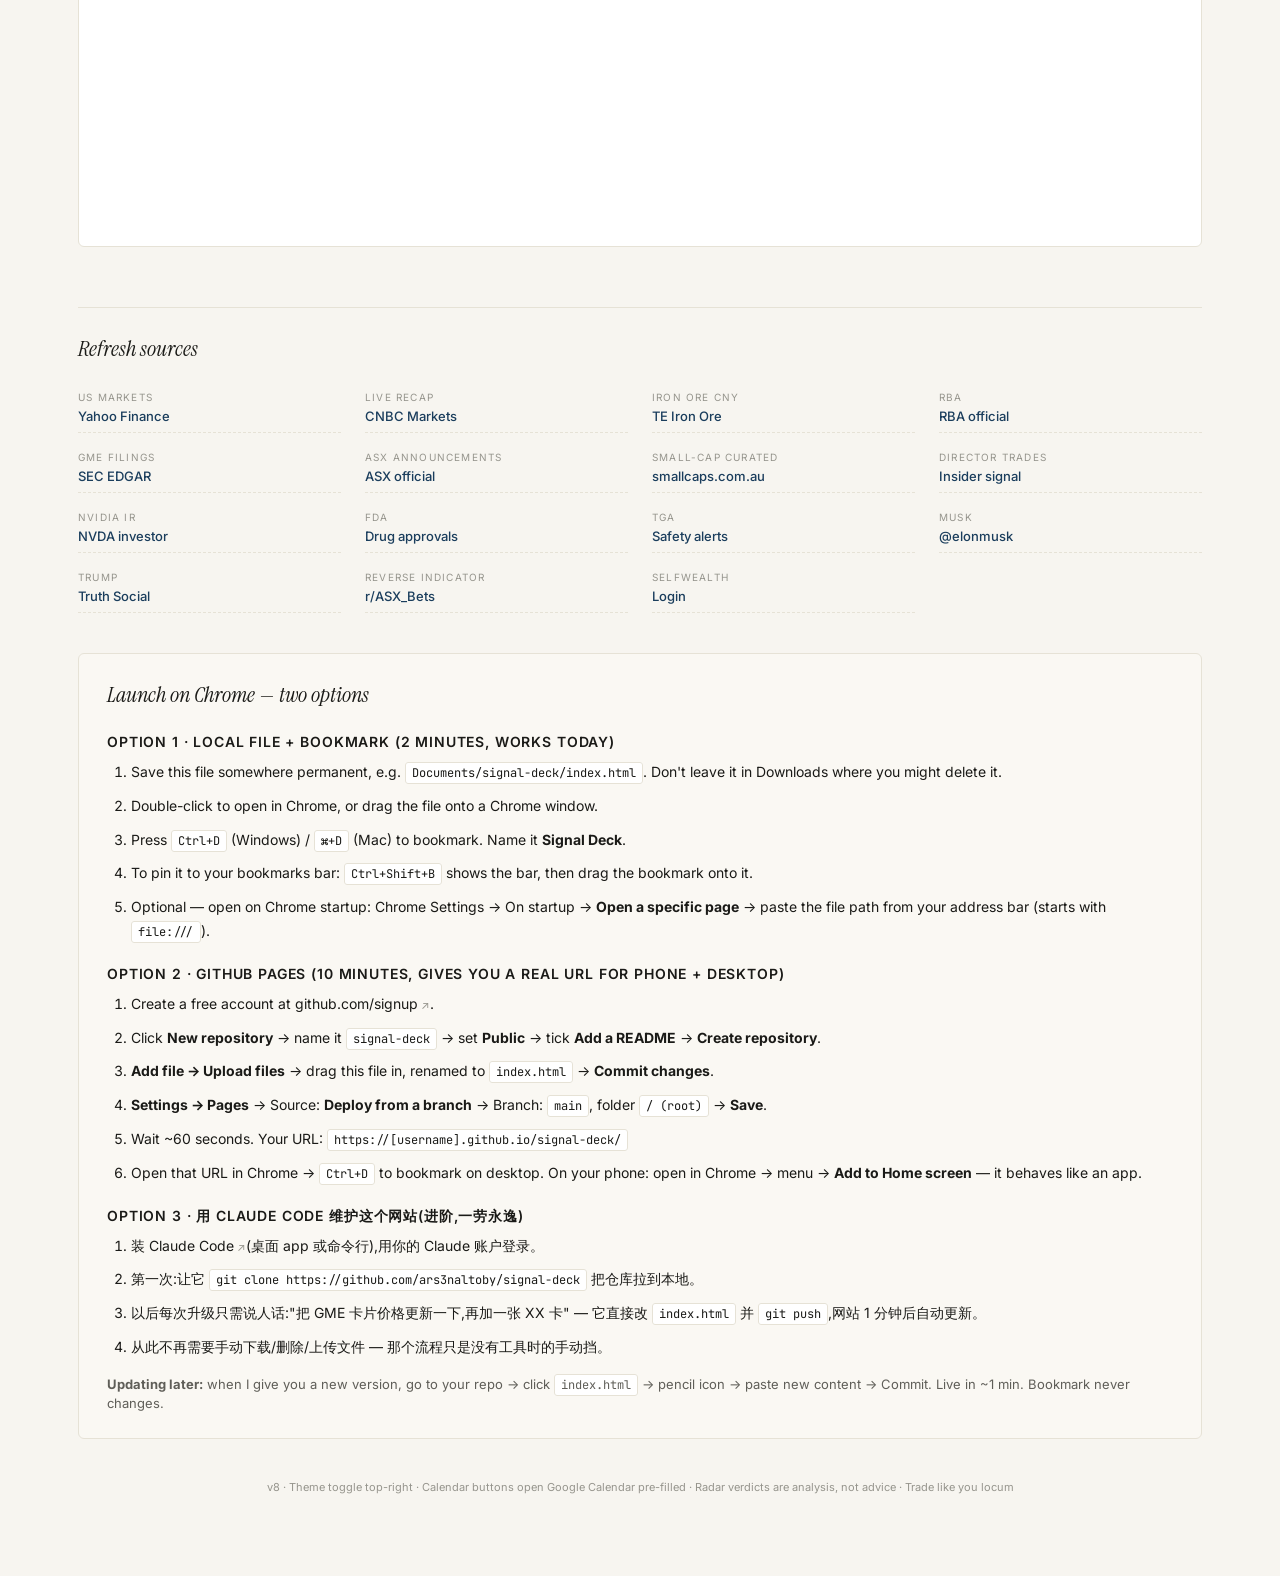
<file: index (3).html>
<!DOCTYPE html>
<html lang="en">
<head>
<meta charset="UTF-8">
<meta name="viewport" content="width=device-width, initial-scale=1.0">
<title>Global Signal Deck v8 — JL</title>
<link rel="preconnect" href="https://fonts.googleapis.com">
<link rel="preconnect" href="https://fonts.gstatic.com" crossorigin>
<link href="https://fonts.googleapis.com/css2?family=Instrument+Serif:ital@0;1&family=Inter:wght@400;500;600&family=JetBrains+Mono:wght@400;500&display=swap" rel="stylesheet">
<script>
// Theme must be known BEFORE TradingView widgets parse — read it here
window.__tvTheme = (function(){
  try {
    var saved = localStorage.getItem('sd-theme');
    if (saved) return saved;
  } catch(e){}
  return window.matchMedia && window.matchMedia('(prefers-color-scheme: dark)').matches ? 'dark' : 'light';
})();
document.documentElement.setAttribute('data-theme', window.__tvTheme);
</script>
<style>
:root{
  --bg: #f7f5f0;
  --surface: #ffffff;
  --surface-2: #faf8f3;
  --ink: #1a1a17;
  --ink-2: #5f5e58;
  --ink-3: #96958d;
  --line: #e6e2d6;
  --line-2: #d4cfbe;
  --up: #1d7a52;
  --down: #b04429;
  --watch: #9b6b1d;
  --accent: #1a3d5c;
  --sans: 'Inter', -apple-system, sans-serif;
  --serif: 'Instrument Serif', Georgia, serif;
  --mono: 'JetBrains Mono', ui-monospace, monospace;
}
html[data-theme="dark"]{
  --bg: #14140f;
  --surface: #1c1b16;
  --surface-2: #201f19;
  --ink: #f0ede1;
  --ink-2: #a09e8f;
  --ink-3: #6b6a5f;
  --line: #2a2820;
  --line-2: #3a3728;
  --up: #6dc998;
  --down: #e08373;
  --watch: #d9a44b;
  --accent: #7fb8e0;
}
*{box-sizing: border-box; margin: 0; padding: 0;}
html, body{background: var(--bg); color: var(--ink); font-family: var(--sans); font-size: 15px; line-height: 1.5; -webkit-font-smoothing: antialiased; transition: background 0.2s;}
body{max-width: 1180px; margin: 0 auto; padding: 32px 28px 80px;}
a{color: inherit; text-decoration: none;}
a:hover{color: var(--accent);}

.masthead{display: flex; justify-content: space-between; align-items: flex-end; padding-bottom: 20px; border-bottom: 1px solid var(--line); margin-bottom: 24px; gap: 16px;}
.masthead .title{font-family: var(--serif); font-size: 44px; font-weight: 400; line-height: 1; letter-spacing: -0.01em; font-style: italic;}
.masthead .subtitle{font-size: 12px; color: var(--ink-3); text-transform: uppercase; letter-spacing: 0.12em; margin-top: 6px;}
.masthead .right{text-align: right; display: flex; flex-direction: column; align-items: flex-end; gap: 8px;}
.masthead .datestamp{font-family: var(--mono); font-size: 12px; color: var(--ink-2);}
.masthead .datestamp .live{display: inline-block; width: 6px; height: 6px; border-radius: 50%; background: var(--up); margin-right: 6px; animation: pulse 2s infinite;}
@keyframes pulse{0%,100%{opacity:1} 50%{opacity:0.3}}

.theme-toggle{
  border: 1px solid var(--line-2); background: var(--surface); color: var(--ink);
  border-radius: 20px; padding: 6px 14px; font-size: 11px; font-family: var(--sans);
  text-transform: uppercase; letter-spacing: 0.1em; cursor: pointer; transition: border-color 0.15s;
}
.theme-toggle:hover{border-color: var(--accent); color: var(--accent);}

.clocks{display: grid; grid-template-columns: repeat(3, 1fr); gap: 1px; background: var(--line); border: 1px solid var(--line); border-radius: 4px; overflow: hidden; margin-bottom: 24px;}
.clock{background: var(--surface); padding: 18px 20px; display: flex; justify-content: space-between; align-items: center;}
.clock .city{font-size: 11px; text-transform: uppercase; letter-spacing: 0.14em; color: var(--ink-3);}
.clock .city .dot{display: inline-block; width: 8px; height: 8px; border-radius: 50%; margin-right: 8px; vertical-align: middle;}
.clock .dot.open{background: var(--up); box-shadow: 0 0 6px rgba(29,122,82,0.4);}
.clock .dot.closed{background: var(--ink-3);}
.clock .time{font-family: var(--mono); font-size: 20px; font-weight: 500; letter-spacing: -0.02em;}
.clock .status{font-size: 10px; text-transform: uppercase; letter-spacing: 0.14em; color: var(--ink-2); margin-top: 3px;}

.section-head{display: flex; justify-content: space-between; align-items: baseline; margin: 40px 0 14px;}
.section-head h2{font-family: var(--serif); font-style: italic; font-weight: 400; font-size: 26px; letter-spacing: -0.01em;}
.section-head .meta{font-size: 11px; color: var(--ink-3); text-transform: uppercase; letter-spacing: 0.12em;}

.live-badge{display: inline-flex; align-items: center; gap: 5px; font-size: 10px; text-transform: uppercase; letter-spacing: 0.12em; color: var(--up); padding: 3px 8px; border: 1px solid var(--up); border-radius: 20px;}
.live-badge::before{content: ''; display: inline-block; width: 5px; height: 5px; border-radius: 50%; background: var(--up); animation: pulse 2s infinite;}

.grid{display: grid; gap: 14px;}
.grid.cols-2{grid-template-columns: 1fr 1fr;}
.grid.cols-3{grid-template-columns: repeat(3, 1fr);}
@media (max-width: 800px){.grid.cols-2, .grid.cols-3{grid-template-columns: 1fr;}}

.card{background: var(--surface); border: 1px solid var(--line); border-radius: 6px; padding: 18px 20px;}
.card .card-head{display: flex; justify-content: space-between; align-items: baseline; padding-bottom: 12px; border-bottom: 1px solid var(--line); margin-bottom: 14px; gap: 12px;}
.card .card-title{font-size: 13px; font-weight: 500; letter-spacing: 0.04em; text-transform: uppercase; color: var(--ink);}
.card .card-tag{font-size: 10px; color: var(--ink-3); text-transform: uppercase; letter-spacing: 0.14em; white-space: nowrap;}

.row{display: flex; justify-content: space-between; align-items: baseline; padding: 8px 0; border-bottom: 1px dashed var(--line); gap: 12px;}
.row:last-child{border-bottom: none;}
.row .label{font-size: 14px; color: var(--ink);}
.row .label .sub{display: block; font-size: 11px; color: var(--ink-3); margin-top: 2px;}
.row .value{font-family: var(--mono); font-size: 15px; font-weight: 500; text-align: right; white-space: nowrap;}
.row .value .change{display: block; font-size: 12px; margin-top: 2px; font-weight: 400;}
.up{color: var(--up);}
.down{color: var(--down);}
.watch{color: var(--watch);}

.headline{padding: 10px 0; border-bottom: 1px dashed var(--line);}
.headline:last-child{border-bottom: none;}
.headline .txt{font-size: 14px; line-height: 1.45; color: var(--ink);}
.headline .txt a{border-bottom: 1px solid var(--line-2);}
.headline .txt a:hover{border-bottom-color: var(--accent);}
.headline .meta{font-size: 11px; color: var(--ink-3); text-transform: uppercase; letter-spacing: 0.1em; margin-top: 4px;}
.headline .meta .source{color: var(--ink-2);}

.hero{background: var(--surface-2); border: 1px solid var(--line); border-radius: 6px; padding: 24px 28px; margin-bottom: 32px;}
.hero .eyebrow{font-size: 10px; text-transform: uppercase; letter-spacing: 0.18em; color: var(--ink-3); margin-bottom: 12px;}
.hero .story{font-family: var(--serif); font-size: 20px; line-height: 1.4; font-weight: 400; margin-bottom: 10px;}
.hero .story em{font-style: italic; color: var(--ink-2);}
.hero .story-meta{font-size: 11px; color: var(--ink-3); text-transform: uppercase; letter-spacing: 0.1em;}

.ext::after{content: "↗"; font-size: 11px; margin-left: 3px; color: var(--ink-3);}

.x-grid{display: grid; grid-template-columns: repeat(4, 1fr); gap: 10px;}
@media (max-width: 800px){.x-grid{grid-template-columns: repeat(2, 1fr);}}
.x-card{background: var(--surface); border: 1px solid var(--line); border-radius: 6px; padding: 14px 16px; display: flex; flex-direction: column; gap: 8px;}
.x-card .x-head{display: flex; align-items: center; gap: 8px;}
.x-card .x-avatar{width: 32px; height: 32px; border-radius: 50%; background: var(--surface-2); border: 1px solid var(--line-2); display: flex; align-items: center; justify-content: center; font-weight: 600; font-size: 13px; color: var(--ink);}
.x-card .x-name{font-size: 13px; font-weight: 500;}
.x-card .x-handle{font-size: 11px; color: var(--ink-3);}
.x-card .x-note{font-size: 12px; color: var(--ink-2); line-height: 1.4; min-height: 48px;}
.x-card .x-links{display: flex; gap: 6px; margin-top: auto;}
.x-card .x-btn{flex: 1; padding: 6px 8px; border: 1px solid var(--line-2); border-radius: 4px; font-size: 11px; text-transform: uppercase; letter-spacing: 0.06em; text-align: center; color: var(--ink); transition: border-color 0.15s;}
.x-card .x-btn:hover{border-color: var(--accent); color: var(--accent);}
.x-card .x-btn.primary{border-color: var(--ink); background: var(--ink); color: var(--surface);}
.x-card .x-btn.primary:hover{background: var(--accent); border-color: var(--accent); color: var(--surface);}

.feed-item{padding: 10px 0; border-bottom: 1px dashed var(--line);}
.feed-item:last-child{border-bottom: none;}
.feed-item .feed-title{font-size: 14px; line-height: 1.4; color: var(--ink); display: block;}
.feed-item .feed-title:hover{color: var(--accent);}
.feed-item .feed-meta{font-size: 11px; color: var(--ink-3); text-transform: uppercase; letter-spacing: 0.08em; margin-top: 4px;}
.feed-loading{font-size: 12px; color: var(--ink-3); font-style: italic; padding: 20px 0; text-align: center;}
.feed-error{font-size: 12px; color: var(--down); padding: 10px 0;}

.tv-wrap{background: var(--surface); border: 1px solid var(--line); border-radius: 6px; padding: 0; overflow: hidden; margin-bottom: 24px;}
.tv-inner{padding: 0; height: 400px; position: relative;}
.tv-ticker{padding: 0; height: 78px;}
.tv-cal{padding: 0; height: 550px;}

/* Key dates with calendar buttons */
.date-card{background: var(--surface); border: 1px solid var(--line); border-radius: 6px; padding: 16px 18px; display: flex; flex-direction: column; gap: 6px;}
.date-card .dc-date{font-family: var(--mono); font-size: 13px; font-weight: 500; color: var(--watch);}
.date-card .dc-title{font-size: 14px; font-weight: 500; line-height: 1.35;}
.date-card .dc-note{font-size: 12px; color: var(--ink-2); line-height: 1.4; flex: 1;}
.gcal-btn{
  display: inline-flex; align-items: center; justify-content: center; gap: 6px;
  padding: 7px 12px; border: 1px solid var(--line-2); border-radius: 4px;
  font-size: 11px; text-transform: uppercase; letter-spacing: 0.06em;
  color: var(--ink); transition: all 0.15s; margin-top: 6px;
}
.gcal-btn:hover{border-color: var(--accent); color: var(--accent); background: var(--surface-2);}
.gcal-btn::before{content: "📅"; font-size: 13px;}

/* Radar table */
.radar-row{display: grid; grid-template-columns: 90px 1fr auto; gap: 14px; align-items: start; padding: 14px 0; border-bottom: 1px dashed var(--line);}
.radar-row:last-child{border-bottom: none;}
.radar-row .r-code{font-family: var(--mono); font-size: 15px; font-weight: 500;}
.radar-row .r-code .r-mcap{display: block; font-size: 11px; color: var(--ink-3); font-weight: 400; margin-top: 2px;}
.radar-row .r-body .r-name{font-size: 14px; font-weight: 500;}
.radar-row .r-body .r-thesis{font-size: 12.5px; color: var(--ink-2); line-height: 1.45; margin-top: 3px;}
.radar-row .r-status{text-align: right; white-space: nowrap;}
.radar-row .r-status .r-verdict{font-size: 11px; text-transform: uppercase; letter-spacing: 0.1em; font-weight: 500; padding: 3px 10px; border-radius: 20px; border: 1px solid;}
.radar-row .r-status .r-catalyst{display: block; font-size: 11px; color: var(--ink-3); margin-top: 6px; font-family: var(--mono);}
.v-buy{color: var(--up); border-color: var(--up);}
.v-wait{color: var(--watch); border-color: var(--watch);}
.v-avoid{color: var(--down); border-color: var(--down);}

.sources{margin-top: 60px; padding-top: 24px; border-top: 1px solid var(--line);}
.sources h3{font-family: var(--serif); font-style: italic; font-weight: 400; font-size: 22px; margin-bottom: 16px;}
.source-grid{display: grid; grid-template-columns: repeat(auto-fit, minmax(220px, 1fr)); gap: 8px 24px;}
.source-item{display: flex; justify-content: space-between; align-items: baseline; padding: 6px 0; border-bottom: 1px dashed var(--line); font-size: 13px;}
.source-item .cat{font-size: 10px; color: var(--ink-3); text-transform: uppercase; letter-spacing: 0.12em;}
.source-item a{color: var(--accent); font-weight: 500;}

.deploy{margin-top: 40px; padding: 24px 28px; background: var(--surface-2); border: 1px solid var(--line); border-radius: 6px;}
.deploy h3{font-family: var(--serif); font-style: italic; font-weight: 400; font-size: 22px; margin-bottom: 8px;}
.deploy p.intro{font-size: 13px; color: var(--ink-2); margin-bottom: 20px; max-width: 720px;}
.deploy ol{padding-left: 24px; font-size: 14px; line-height: 1.7;}
.deploy ol li{margin-bottom: 10px;}
.deploy code{font-family: var(--mono); font-size: 12px; background: var(--surface); padding: 2px 6px; border-radius: 3px; border: 1px solid var(--line);}
.deploy h4{font-size: 14px; font-weight: 600; margin: 20px 0 8px; text-transform: uppercase; letter-spacing: 0.06em;}

.footer-note{margin-top: 40px; font-size: 11px; color: var(--ink-3); text-align: center; line-height: 1.6;}
</style>
</head>
<body>

<header class="masthead">
  <div>
    <div class="title">Global Signal Deck</div>
    <div class="subtitle">v8 · Brisbane 楼市 · Smart money · Arsenal · Live</div>
  </div>
  <div class="right">
    <button class="theme-toggle" id="theme-toggle" onclick="toggleTheme()">◐ Theme</button>
    <div class="datestamp"><span class="live"></span><span id="live-date">—</span></div>
  </div>
</header>

<div class="clocks" id="clocks">
  <div class="clock">
    <div>
      <div class="city"><span class="dot" id="dot-syd"></span>Sydney</div>
      <div class="status" id="stat-syd">ASX · loading</div>
    </div>
    <div class="time" id="time-syd">—</div>
  </div>
  <div class="clock">
    <div>
      <div class="city"><span class="dot" id="dot-cn"></span>Shanghai</div>
      <div class="status" id="stat-cn">SSE · loading</div>
    </div>
    <div class="time" id="time-cn">—</div>
  </div>
  <div class="clock">
    <div>
      <div class="city"><span class="dot" id="dot-ny"></span>New York</div>
      <div class="status" id="stat-ny">NYSE · loading</div>
    </div>
    <div class="time" id="time-ny">—</div>
  </div>
</div>

<!-- TradingView Ticker Tape (theme-aware, injected by JS) -->
<div class="tv-wrap tv-ticker">
  <div class="tradingview-widget-container">
    <div class="tradingview-widget-container__widget"></div>
    <script type="text/javascript">
    document.write('<scr'+'ipt type="text/javascript" src="https://s3.tradingview.com/external-embedding/embed-widget-ticker-tape.js" async>' + JSON.stringify({
      "symbols": [
        {"description": "S&P 500", "proName": "SPREADEX:SPX"},
        {"description": "Nasdaq", "proName": "SPREADEX:NDX"},
        {"description": "Dow", "proName": "SPREADEX:DJI"},
        {"description": "VIX", "proName": "TVC:VIX"},
        {"description": "Gold", "proName": "TVC:GOLD"},
        {"description": "AUD/USD", "proName": "FX_IDC:AUDUSD"},
        {"description": "USD/CNY", "proName": "FX_IDC:USDCNY"},
        {"description": "ASX 200", "proName": "ASX:XJO"},
        {"description": "GME", "proName": "NYSE:GME"},
        {"description": "TSLA", "proName": "NASDAQ:TSLA"},
        {"description": "NVDA", "proName": "NASDAQ:NVDA"},
        {"description": "BHP", "proName": "ASX:BHP"},
        {"description": "FMG", "proName": "ASX:FMG"},
        {"description": "CBA", "proName": "ASX:CBA"}
      ],
      "showSymbolLogo": true,
      "colorTheme": window.__tvTheme,
      "isTransparent": true,
      "displayMode": "adaptive",
      "locale": "en"
    }) + '<\/scr'+'ipt>');
    </script>
  </div>
</div>

<div class="section-head">
  <h2>Live market pulse</h2>
  <div class="live-badge">Live</div>
</div>
<div class="tv-wrap">
  <div class="tv-inner">
    <div class="tradingview-widget-container" style="height:100%;">
      <div class="tradingview-widget-container__widget" style="height:100%;"></div>
      <script type="text/javascript">
      document.write('<scr'+'ipt type="text/javascript" src="https://s3.tradingview.com/external-embedding/embed-widget-market-overview.js" async>' + JSON.stringify({
        "colorTheme": window.__tvTheme,
        "dateRange": "1D",
        "showChart": true,
        "locale": "en",
        "isTransparent": true,
        "showSymbolLogo": true,
        "showFloatingTooltip": false,
        "width": "100%",
        "height": "100%",
        "plotLineColorGrowing": "rgba(29, 122, 82, 1)",
        "plotLineColorFalling": "rgba(176, 68, 41, 1)",
        "belowLineFillColorGrowing": "rgba(29, 122, 82, 0.12)",
        "belowLineFillColorFalling": "rgba(176, 68, 41, 0.12)",
        "tabs": [
          {"title": "Indices", "symbols": [
            {"s": "SPREADEX:SPX", "d": "S&P 500"},
            {"s": "SPREADEX:NDX", "d": "Nasdaq 100"},
            {"s": "SPREADEX:DJI", "d": "Dow Jones"},
            {"s": "ASX:XJO", "d": "ASX 200"},
            {"s": "TVC:VIX", "d": "VIX"}
          ]},
          {"title": "Commodities", "symbols": [
            {"s": "TVC:GOLD", "d": "Gold"},
            {"s": "TVC:SILVER", "d": "Silver"},
            {"s": "NYMEX:CL1!", "d": "Crude Oil"},
            {"s": "SGX:FEF1!", "d": "Iron Ore SGX"},
            {"s": "COMEX:HG1!", "d": "Copper"}
          ]},
          {"title": "FX", "symbols": [
            {"s": "FX_IDC:AUDUSD", "d": "AUD/USD"},
            {"s": "FX_IDC:USDCNY", "d": "USD/CNY"},
            {"s": "FX_IDC:AUDCNY", "d": "AUD/CNY"},
            {"s": "TVC:DXY", "d": "DXY"}
          ]},
          {"title": "Watchlist", "symbols": [
            {"s": "NYSE:GME", "d": "GameStop"},
            {"s": "NASDAQ:TSLA", "d": "Tesla"},
            {"s": "NASDAQ:NVDA", "d": "Nvidia"},
            {"s": "NASDAQ:MU", "d": "Micron"},
            {"s": "NYSE:EBAY", "d": "eBay"}
          ]}
        ]
      }) + '<\/scr'+'ipt>');
      </script>
    </div>
  </div>
</div>

<div class="hero">
  <div class="eyebrow">Overnight US · Last close Thu 2 Jul (Fri closed for Independence Day)</div>
  <div class="story">
    Dow to fresh record while Nasdaq extends chip-sector slide. <em>Micron −7%, AMD −4.3%. Tesla −7.5% despite record 480,126 Q2 deliveries. OpenAI reportedly in talks on 5% US-government stake. Jobs 57k vs 113k est — Fed hold case strengthens.</em>
  </div>
  <div class="story-meta">Live via widget above · <a href="https://finance.yahoo.com/markets/live/" class="ext" target="_blank">Yahoo Live</a> · <a href="https://www.cnbc.com/markets/" class="ext" target="_blank">CNBC Markets</a></div>
</div>

<!-- KEY DATES + GOOGLE CALENDAR -->
<div class="section-head">
  <h2>Key dates — one tap to your calendar</h2>
  <div class="meta">Opens Google Calendar pre-filled</div>
</div>

<div class="grid cols-3">
  <div class="date-card">
    <div class="dc-date">Mon 7 Jul 2026</div>
    <div class="dc-title">GME AGM — authorized share vote</div>
    <div class="dc-note">1B → 2.5B authorized shares vote. Cohen withdrew $35B award. Watch eBay deal commentary. You hold 572 shares.</div>
    <a class="gcal-btn" target="_blank" href="https://calendar.google.com/calendar/render?action=TEMPLATE&text=GME%20AGM%20%E2%80%94%20authorized%20share%20vote&dates=20260707/20260708&details=GameStop%20annual%20meeting.%20Authorized%20shares%201B-%3E2.5B%20vote.%20Cohen%20withdrew%20%2435B%20award.%20Watch%20outcome%20%2B%20eBay%20deal%20commentary.%20Holding%3A%20572%20shares.&ctz=Australia/Brisbane">Add to Google Calendar</a>
  </div>

  <div class="date-card">
    <div class="dc-date">Tue 7 Jul 2026</div>
    <div class="dc-title">USTR Section 301 hearings</div>
    <div class="dc-note">Forced-labour tariff proposal hearings covering 60 economies. Public comments closed 6 Jul. Tariff regime rebuild continues.</div>
    <a class="gcal-btn" target="_blank" href="https://calendar.google.com/calendar/render?action=TEMPLATE&text=USTR%20Section%20301%20hearings&dates=20260707/20260708&details=Forced-labour%20tariff%20proposal%20hearings%20covering%2060%20economies.%20Trump%20tariff%20regime%20rebuild.%20Watch%20market%20reaction.&ctz=Australia/Brisbane">Add to Google Calendar</a>
  </div>

  <div class="date-card">
    <div class="dc-date">Wed 15 Jul 2026</div>
    <div class="dc-title">CMRG Fortescue delivery deadline</div>
    <div class="dc-note">China state buyer deadline for mills to take FMG Super Special Fines. After this, blacklisted. FMG + iron ore complex risk.</div>
    <a class="gcal-btn" target="_blank" href="https://calendar.google.com/calendar/render?action=TEMPLATE&text=CMRG%20Fortescue%20delivery%20deadline&dates=20260715/20260716&details=China%20Mineral%20Resources%20Group%20deadline%20for%20mills%20to%20take%20delivery%20of%20FMG%20Super%20Special%20Fines.%20After%20this%2C%20product%20blacklisted.%20Watch%20FMG%20%2B%20iron%20ore.&ctz=Australia/Brisbane">Add to Google Calendar</a>
  </div>

  <div class="date-card">
    <div class="dc-date">Mon 10 Aug 2026</div>
    <div class="dc-title">USTR Germany pharma comments close</div>
    <div class="dc-note">Section 301 probe into German drug pricing. Global pharma pricing regime signal — directly relevant to your sector.</div>
    <a class="gcal-btn" target="_blank" href="https://calendar.google.com/calendar/render?action=TEMPLATE&text=USTR%20Germany%20pharma%20comments%20close&dates=20260810/20260811&details=Section%20301%20investigation%20into%20German%20pharmaceutical%20pricing.%20Comment%20deadline%2011%3A59pm%20EDT.%20Global%20drug%20pricing%20regime%20signal.&ctz=Australia/Brisbane">Add to Google Calendar</a>
  </div>

  <div class="date-card">
    <div class="dc-date">Tue 11 Aug 2026</div>
    <div class="dc-title">RBA rate decision</div>
    <div class="dc-note">Cash rate 4.35%. CBA/NAB/ANZ expect hold, Westpac forecasts +25bp. Decision 2:30pm AEST.</div>
    <a class="gcal-btn" target="_blank" href="https://calendar.google.com/calendar/render?action=TEMPLATE&text=RBA%20rate%20decision&dates=20260811/20260812&details=RBA%20Monetary%20Policy%20Board%20meeting.%20Cash%20rate%20currently%204.35%25.%20CBA%2FNAB%2FANZ%20expect%20hold%2C%20Westpac%20forecasts%20%2B25bp.%20Decision%202%3A30pm%20AEST.&ctz=Australia/Brisbane">Add to Google Calendar</a>
  </div>

  <div class="date-card">
    <div class="dc-date">Mon 31 Aug 2026</div>
    <div class="dc-title">Sigma (SIG) escrow lift</div>
    <div class="dc-note">Chemist Warehouse insider escrow expires. Watch for selling pressure. Directly relevant to CWH partnership structure.</div>
    <a class="gcal-btn" target="_blank" href="https://calendar.google.com/calendar/render?action=TEMPLATE&text=Sigma%20(SIG)%20escrow%20lift&dates=20260831/20260901&details=Chemist%20Warehouse%20insider%20escrow%20expires.%20Watch%20SIG%20for%20potential%20selling%20pressure.%20Relevant%20to%20CWH%20partnership%20structure.&ctz=Australia/Brisbane">Add to Google Calendar</a>
  </div>
</div>

<!-- ASX SMALL CAP RADAR -->
<div class="section-head">
  <h2>ASX small cap radar</h2>
  <div class="meta">Pre-catalyst positions · updated when we talk</div>
</div>

<div class="card">
  <div class="radar-row">
    <div class="r-code">L1M
      <span class="r-mcap">$7.3M · $0.03</span>
    </div>
    <div class="r-body">
      <div class="r-name">Lightning Minerals — Mt Turner Gold (QLD)</div>
      <div class="r-thesis">1,300m diamond drilling below 5 historic pits (mined to ~20m only). Historic hits 16m @ 3.56g/t, 12m @ 6.5g/t. Zenith precedent: same-region +90% day on first assay. Nano-cap liquidity risk — size accordingly.</div>
    </div>
    <div class="r-status">
      <span class="r-verdict v-wait">Drill watch</span>
      <span class="r-catalyst">Assays: 4–8 wks</span>
    </div>
  </div>

  <div class="radar-row">
    <div class="r-code">VRL
      <span class="r-mcap">$6.7M · $0.019</span>
    </div>
    <div class="r-body">
      <div class="r-name">Verity Resources — Monument Gold (Laverton WA)</div>
      <div class="r-thesis">154koz existing resource. Adjacent to Genesis (GMD) 3.3Moz + operating mill — takeout optionality. Phase 2 6,400m in progress. ⚠️ Cash $899k — capital raise near-certain, expect dilution before re-rate.</div>
    </div>
    <div class="r-status">
      <span class="r-verdict v-wait">Raise risk</span>
      <span class="r-catalyst">P2 assays: Jun–Aug</span>
    </div>
  </div>

  <div class="radar-row">
    <div class="r-code">LTP
      <span class="r-mcap">$92.7M · post-pop</span>
    </div>
    <div class="r-body">
      <div class="r-name">LTR Pharma — SPONTAN intranasal vardenafil</div>
      <div class="r-thesis">Tmax 10min vs 60min oral at quarter dose. FDA 505(b)(2) path. $24.1M cash, ~18mo runway. Your pharmacist edge applies. Interim pop done — wait for retrace before Q3 final readout.</div>
    </div>
    <div class="r-status">
      <span class="r-verdict v-wait">Wait retrace</span>
      <span class="r-catalyst">Final data: Q3 2026</span>
    </div>
  </div>

  <div class="radar-row">
    <div class="r-code">CRS
      <span class="r-mcap">$107.7M</span>
    </div>
    <div class="r-body">
      <div class="r-name">Caprice Resources — Island Gold (Murchison WA)</div>
      <div class="r-thesis">Bonanza-grade hits, 50,000m RC campaign, maiden resource coming. But +585% from Aug lows and +66% on latest news — you're not early. Chasing here is buying someone's exit.</div>
    </div>
    <div class="r-status">
      <span class="r-verdict v-avoid">Too late</span>
      <span class="r-catalyst">MRE: 2026</span>
    </div>
  </div>

  <div class="radar-row">
    <div class="r-code">LEL
      <span class="r-mcap">$0.37</span>
    </div>
    <div class="r-body">
      <div class="r-name">Lithium Energy — Sandy Creek (Capricorn QLD)</div>
      <div class="r-thesis">Company cut drill program short after weak alteration in chip logging — insider negative signal. Late-May assays likely disappoint. Asymmetry is against you.</div>
    </div>
    <div class="r-status">
      <span class="r-verdict v-avoid">Avoid</span>
      <span class="r-catalyst">Assays: late May</span>
    </div>
  </div>
</div>

<!-- SMART MONEY RADAR -->
<div class="section-head">
  <h2>Smart money radar</h2>
  <div class="meta">强制披露的真数据 · 13F 滞后 45 天,看方向不抄底</div>
</div>

<div class="grid cols-3">
  <div class="card">
    <div class="card-head">
      <div class="card-title">US 13F 巨鲸</div>
      <div class="card-tag">季报持仓</div>
    </div>
    <div class="headline">
      <div class="txt"><a href="https://www.dataroma.com/m/holdings.php?m=SAM" target="_blank" class="ext">Michael Burry — Scion</a></div>
      <div class="meta">公开押注 Cohen 成为下一个 Buffett</div>
    </div>
    <div class="headline">
      <div class="txt"><a href="https://www.dataroma.com/m/holdings.php?m=BRK" target="_blank" class="ext">Warren Buffett — Berkshire</a></div>
      <div class="meta">现金仓位 = 市场恐惧指标</div>
    </div>
    <div class="headline">
      <div class="txt"><a href="https://www.dataroma.com/m/holdings.php?m=DA" target="_blank" class="ext">Stanley Druckenmiller — Duquesne</a></div>
      <div class="meta">宏观转向嗅觉最灵的一位</div>
    </div>
    <div class="headline">
      <div class="txt"><a href="https://www.dataroma.com/m/home.php" target="_blank" class="ext">Dataroma 全部 80+ 巨鲸</a></div>
      <div class="meta">免费 · 按买入/卖出聚合</div>
    </div>
    <div class="headline">
      <div class="txt"><a href="https://whalewisdom.com/" target="_blank" class="ext">WhaleWisdom — 13F 变动对比</a></div>
      <div class="meta">季度环比加减仓一目了然</div>
    </div>
  </div>

  <div class="card">
    <div class="card-head">
      <div class="card-title">国会 + 内幕人买入</div>
      <div class="card-tag">Form 4 · STOCK Act</div>
    </div>
    <div class="headline">
      <div class="txt"><a href="https://www.capitoltrades.com/" target="_blank" class="ext">Capitol Trades — 国会议员交易</a></div>
      <div class="meta">Pelosi 等议员申报 · 45 天内披露</div>
    </div>
    <div class="headline">
      <div class="txt"><a href="https://www.quiverquant.com/congresstrading/" target="_blank" class="ext">Quiver — Congress Trading</a></div>
      <div class="meta">按议员/股票聚合 · 免费层够用</div>
    </div>
    <div class="headline">
      <div class="txt"><a href="http://openinsider.com/latest-cluster-buys" target="_blank" class="ext">OpenInsider — Cluster Buys</a></div>
      <div class="meta">多名高管同时自掏腰包 = 最强信号</div>
    </div>
    <div class="headline">
      <div class="txt"><a href="https://www.sec.gov/cgi-bin/browse-edgar?action=getcompany&CIK=0001326380&type=4&dateb=&owner=include&count=20" target="_blank" class="ext">GME Form 4 — RC 增持监控</a></div>
      <div class="meta">Cohen 每次买入 24-48h 内必现</div>
    </div>
  </div>

  <div class="card">
    <div class="card-head">
      <div class="card-title">ASX smart money</div>
      <div class="card-tag">本土信号</div>
    </div>
    <div class="headline">
      <div class="txt"><a href="https://smallcaps.com.au/director-transactions/" target="_blank" class="ext">Director Trades — 董事自购</a></div>
      <div class="meta">每周扫一次 · 小盘股最强领先指标</div>
    </div>
    <div class="headline">
      <div class="txt"><a href="https://smallcaps.com.au/shorted-stocks/" target="_blank" class="ext">Shorted Stocks — 高空头名单</a></div>
      <div class="meta">高 short + catalyst 临近 = squeeze 候选</div>
    </div>
    <div class="headline">
      <div class="txt"><a href="https://www.marketindex.com.au/short-selling" target="_blank" class="ext">Market Index — Short 变动</a></div>
      <div class="meta">ASIC 官方数据 · T+4 披露</div>
    </div>
    <div class="headline">
      <div class="txt"><a href="https://www.asx.com.au/asx/v2/statistics/announcements.do" target="_blank" class="ext">Substantial Holder Notices</a></div>
      <div class="meta">机构建仓 5%+ 强制申报</div>
    </div>
  </div>
</div>

<!-- X RADAR -->
<div class="section-head">
  <h2>X radar</h2>
  <div class="meta">Political + Tesla + Nvidia signal sources</div>
</div>

<div class="x-grid">
  <div class="x-card">
    <div class="x-head">
      <div class="x-avatar">EM</div>
      <div>
        <div class="x-name">Elon Musk</div>
        <div class="x-handle">@elonmusk</div>
      </div>
    </div>
    <div class="x-note">~$997B net worth post-SpaceX IPO. Left DOGE role late May. Robotaxi expanding to Miami. Grok 4.5 in internal testing.</div>
    <div class="x-links">
      <a href="https://x.com/elonmusk" target="_blank" class="x-btn primary">Open X</a>
      <a href="https://nitter.privacydev.net/elonmusk" target="_blank" class="x-btn">Nitter</a>
    </div>
  </div>

  <div class="x-card">
    <div class="x-head">
      <div class="x-avatar">DT</div>
      <div>
        <div class="x-name">Donald Trump</div>
        <div class="x-handle">@realDonaldTrump</div>
      </div>
    </div>
    <div class="x-note">Truth Social is his real channel. Watch tariff / Fed / Iran ceasefire posts. 100% DST tariff threat live.</div>
    <div class="x-links">
      <a href="https://truthsocial.com/@realDonaldTrump" target="_blank" class="x-btn primary">Truth</a>
      <a href="https://x.com/realDonaldTrump" target="_blank" class="x-btn">X</a>
    </div>
  </div>

  <div class="x-card">
    <div class="x-head">
      <div class="x-avatar">45</div>
      <div>
        <div class="x-name">Trump Official</div>
        <div class="x-handle">@POTUS</div>
      </div>
    </div>
    <div class="x-note">Official presidential comms. Confirmed policy only. EU deal live Jul 1. Section 301 rebuild ongoing.</div>
    <div class="x-links">
      <a href="https://x.com/POTUS" target="_blank" class="x-btn primary">Open X</a>
      <a href="https://nitter.privacydev.net/POTUS" target="_blank" class="x-btn">Nitter</a>
    </div>
  </div>

  <div class="x-card">
    <div class="x-head">
      <div class="x-avatar">NV</div>
      <div>
        <div class="x-name">Nvidia</div>
        <div class="x-handle">@nvidia</div>
      </div>
    </div>
    <div class="x-note">Jensen has no personal X — track @nvidia + newsroom. Vera Rubin ramping. $1T backlog through 2027.</div>
    <div class="x-links">
      <a href="https://x.com/nvidia" target="_blank" class="x-btn primary">Open X</a>
      <a href="https://blogs.nvidia.com/" target="_blank" class="x-btn">Blog</a>
    </div>
  </div>

  <div class="x-card">
    <div class="x-head">
      <div class="x-avatar">SE</div>
      <div>
        <div class="x-name">Serenity</div>
        <div class="x-handle">@aleabitoreddit</div>
      </div>
    </div>
    <div class="x-note">半导体/存储板块情绪风向标,近百万粉。⚠️ 他喊单瞬间 30 万人同时看到 — 看主题方向,不当 entry signal。</div>
    <div class="x-links">
      <a href="https://x.com/aleabitoreddit" target="_blank" class="x-btn primary">Open X</a>
      <a href="https://nitter.privacydev.net/aleabitoreddit" target="_blank" class="x-btn">Nitter</a>
    </div>
  </div>

  <div class="x-card">
    <div class="x-head">
      <div class="x-avatar">LB</div>
      <div>
        <div class="x-name">Leto</div>
        <div class="x-handle">@Leto_bao</div>
      </div>
    </div>
    <div class="x-note">存储股重仓玩家,自报盈利可观。⚠️ "All in + put 循环"是幸存者策略:put premium 长期成本高,加仓逻辑接近 martingale。看仓位方向,别抄作业。</div>
    <div class="x-links">
      <a href="https://x.com/Leto_bao" target="_blank" class="x-btn primary">Open X</a>
      <a href="https://nitter.privacydev.net/Leto_bao" target="_blank" class="x-btn">Nitter</a>
    </div>
  </div>
</div>

<!-- JENSEN TRACKER -->
<div class="section-head">
  <h2>Jensen Huang tracker</h2>
  <div class="meta">Keynotes · appearances · Nvidia signal</div>
</div>

<div class="grid cols-2">
  <div class="card">
    <div class="card-head">
      <div class="card-title">Recent activity</div>
      <div class="card-tag">Last 90 days</div>
    </div>
    <div class="row">
      <div class="label">GTC Taipei / Computex
        <span class="sub">Vera Rubin full production · agentic AI era</span>
      </div>
      <div class="value">1 Jun</div>
    </div>
    <div class="row">
      <div class="label">Carnegie Mellon commencement
        <span class="sub">"How can we not be romantic about America"</span>
      </div>
      <div class="value">11 May</div>
    </div>
    <div class="row">
      <div class="label">GTC San Jose
        <span class="sub">$1T Blackwell + Vera Rubin backlog to 2027</span>
      </div>
      <div class="value">16 Mar</div>
    </div>
    <div class="row">
      <div class="label">CES Las Vegas
        <span class="sub">Two simultaneous platform shifts thesis</span>
      </div>
      <div class="value">7 Jan</div>
    </div>
    <div style="margin-top: 14px;">
      <div class="headline">
        <div class="txt"><strong>Q1 FY2027 revenue $81.6B</strong>, data center nearly doubled. Q2 guidance in Aug — biggest AI capex read of H2.</div>
        <div class="meta"><span class="source">Nvidia Newsroom · May 2026</span></div>
      </div>
    </div>
  </div>

  <div class="card">
    <div class="card-head">
      <div class="card-title">Upcoming + track sources</div>
      <div class="card-tag">Schedule</div>
    </div>
    <div class="row">
      <div class="label">Q2 FY2027 earnings
        <span class="sub">Biggest AI catalyst of H2 2026</span>
      </div>
      <div class="value watch">Aug 2026</div>
    </div>
    <div class="row">
      <div class="label">AI Summit tour
        <span class="sub">Regional events</span>
      </div>
      <div class="value">Q4 2026</div>
    </div>
    <div class="row">
      <div class="label">GTC San Jose 2027
        <span class="sub">Rubin Ultra preview expected</span>
      </div>
      <div class="value">Mar 2027</div>
    </div>
    <div style="margin-top: 14px;">
      <div class="headline">
        <div class="txt">Same-day coverage: <a href="https://blogs.nvidia.com/blog/category/newsroom/" target="_blank" class="ext">Nvidia Newsroom</a></div>
        <div class="meta">Every Jensen appearance</div>
      </div>
      <div class="headline">
        <div class="txt">Earnings dates: <a href="https://investor.nvidia.com/events-and-presentations/events-and-presentations/default.aspx" target="_blank" class="ext">NVDA Investor Relations</a></div>
        <div class="meta">Official calendar</div>
      </div>
      <div class="headline">
        <div class="txt">Keynote replays: <a href="https://www.nvidia.com/gtc/keynote/" target="_blank" class="ext">NVIDIA GTC</a></div>
        <div class="meta">Video + transcripts</div>
      </div>
    </div>
  </div>
</div>

<!-- MACRO -->
<div class="section-head">
  <h2>Macro backdrop</h2>
  <div class="meta">China · rates · commodities</div>
</div>

<div class="grid cols-2">
  <div class="card">
    <div class="card-head">
      <div class="card-title">China &amp; Iron Ore</div>
      <div class="card-tag">Direct ASX read-through</div>
    </div>
    <div class="row">
      <div class="label">Iron Ore 62% Fe (SGX)</div>
      <div class="value">US$105/t <span class="change up">+5.1% 4-wk</span></div>
    </div>
    <div class="row">
      <div class="label">DCE Iron Ore (CNY)</div>
      <div class="value">¥740/t <span class="change up">bounced</span></div>
    </div>
    <div class="row">
      <div class="label">Port stockpiles <span class="sub">Record 160Mt</span></div>
      <div class="value watch">Elevated</div>
    </div>
    <div class="row">
      <div class="label">Steel demand <span class="sub">Mysteel −3.1% w/w</span></div>
      <div class="value down">Deteriorating</div>
    </div>
    <div style="margin-top: 14px;">
      <div class="headline">
        <div class="txt">CMRG mills deadline for FMG Super Special Fines: <strong>Jul 15</strong>, then blacklisted. Watch FMG.</div>
        <div class="meta"><span class="source">Trading Economics · 03 Jul</span></div>
      </div>
    </div>
  </div>

  <div class="card">
    <div class="card-head">
      <div class="card-title">Rates &amp; Currency</div>
      <div class="card-tag">RBA · Fed · AUD</div>
    </div>
    <div class="row">
      <div class="label">RBA cash rate <span class="sub">Next: 11 Aug</span></div>
      <div class="value">4.35% <span class="change watch">Hold likely</span></div>
    </div>
    <div class="row">
      <div class="label">Westpac view</div>
      <div class="value watch">+25 bp</div>
    </div>
    <div class="row">
      <div class="label">US Fed (Warsh) <span class="sub">Jobs 57k vs 113k est</span></div>
      <div class="value">Hold</div>
    </div>
    <div class="row">
      <div class="label">Gold spot</div>
      <div class="value">US$4,187 <span class="change up">+1.49%</span></div>
    </div>
    <div style="margin-top: 14px;">
      <div class="headline">
        <div class="txt">Trump 100% tariff threat on digital-services-tax countries. Supersedes trade deals, <em>"immediately imposed"</em>.</div>
        <div class="meta"><span class="source">Truth Social · 26 Jun</span></div>
      </div>
    </div>
  </div>
</div>

<!-- WATCHLIST -->
<div class="section-head">
  <h2>Watchlist</h2>
  <div class="meta">GME · TSLA</div>
</div>

<div class="grid cols-2">
  <div class="card">
    <div class="card-head">
      <div class="card-title">GME · Ryan Cohen · eBay</div>
      <div class="card-tag">Your 572 shares</div>
    </div>
    <div class="row">
      <div class="label">Last <span class="sub">4 Jul</span></div>
      <div class="value">US$22.88 <span class="change up">+1.2% vs low</span></div>
    </div>
    <div class="row">
      <div class="label">Cash / no debt</div>
      <div class="value">~US$9.4B</div>
    </div>
    <div class="row">
      <div class="label">eBay economic interest</div>
      <div class="value">~9.8%</div>
    </div>
    <div class="row">
      <div class="label">FY26 EBITDA guide</div>
      <div class="value up">&gt;$600M</div>
    </div>
    <div style="margin-top: 14px;">
      <div class="headline">
        <div class="txt"><strong>AGM Monday Jul 7</strong> — authorized share vote + eBay strategy. Cohen's $35B award withdrawn clears governance objection.</div>
        <div class="meta"><span class="source">SEC 8-K · 23 Jun</span></div>
      </div>
    </div>
  </div>

  <div class="card">
    <div class="card-head">
      <div class="card-title">Tesla · chips</div>
      <div class="card-tag">Narrative reset</div>
    </div>
    <div class="row">
      <div class="label">TSLA <span class="sub">Post Q2 beat selloff</span></div>
      <div class="value">US$394.40 <span class="change down">−7.5% Thu</span></div>
    </div>
    <div class="row">
      <div class="label">Q2 deliveries</div>
      <div class="value">480,126 <span class="change up">+18% vs est</span></div>
    </div>
    <div class="row">
      <div class="label">SMH chip ETF</div>
      <div class="value down">Rout, −5% wk</div>
    </div>
    <div style="margin-top: 14px;">
      <div class="headline">
        <div class="txt">Robotaxi to <strong>Miami</strong>. Capex $25B FY. US weak, Europe +85%, China Shanghai +39% May.</div>
        <div class="meta"><span class="source">CNBC · 03 Jul</span></div>
      </div>
    </div>
  </div>
</div>

<!-- BRISBANE -->
<div class="section-head">
  <h2>Brisbane 楼市 &amp; 昆州动态</h2>
  <div class="meta">Cotality Jul 1 数据 · QLD Gov 官方口径</div>
</div>

<div class="grid cols-2">
  <div class="card">
    <div class="card-head">
      <div class="card-title">Brisbane housing market</div>
      <div class="card-tag">全澳最强首府</div>
    </div>
    <div class="row">
      <div class="label">Dwelling 中位值
        <span class="sub">年涨幅碾压全国均值 7.3%</span>
      </div>
      <div class="value">$1,118,306 <span class="change up">+17.4% yr</span></div>
    </div>
    <div class="row">
      <div class="label">House 中位
        <span class="sub">月涨已放缓至 +0.2-0.3%</span>
      </div>
      <div class="value">$1,225,350 <span class="change up">+16.8% yr</span></div>
    </div>
    <div class="row">
      <div class="label">Unit 中位 ⭐
        <span class="sub">跑赢 house · 2004 年以来最快年涨速</span>
      </div>
      <div class="value">$885,132 <span class="change up">+20.3% yr</span></div>
    </div>
    <div class="row">
      <div class="label">租房空置率
        <span class="sub">全国 1.2% · 租金年涨 +6.6%</span>
      </div>
      <div class="value watch">0.9%</div>
    </div>
    <div class="row">
      <div class="label">增长最快区域
        <span class="sub">Beaudesert +24.7% · Loganlea +24.1% · Woodridge units +34.9%</span>
      </div>
      <div class="value up">Logan 走廊</div>
    </div>
    <div style="margin-top: 14px;">
      <div class="headline">
        <div class="txt"><strong>5 月联邦预算变局:</strong>负扣税收紧至仅限新建房 + CGT 折扣 2027 年 7 月起重构 — Cotality 预期投资者需求明显回落,首购族竞争减压。</div>
        <div class="meta"><span class="source">Hunter Galloway · Jun 2026</span></div>
      </div>
      <div class="headline">
        <div class="txt">ANZ 预测 2026 全年 +9.7%(首府最强),但 <strong>2027 骤降至 +1.4%</strong> — 可负担性天花板到了。周期成熟,选筹比时机更重要。</div>
        <div class="meta"><span class="source">ANZ Research</span></div>
      </div>
    </div>
  </div>

  <div class="card">
    <div class="card-head">
      <div class="card-title">QLD Premier · Crisafulli</div>
      <div class="card-tag">政策 → 市场传导</div>
    </div>
    <div class="row">
      <div class="label">Adult Crime Adult Time 扩展
        <span class="sub">7月5日宣布延伸至 youth bail</span>
      </div>
      <div class="value">Jul 5</div>
    </div>
    <div class="row">
      <div class="label">$500M 住房基建基金
        <span class="sub">申请已开放 · 供给侧提速信号</span>
      </div>
      <div class="value up">进行中</div>
    </div>
    <div class="row">
      <div class="label">首购新房免印花税
        <span class="sub">上任首周执行 · 持续有效</span>
      </div>
      <div class="value up">FHB 利好</div>
    </div>
    <div class="row">
      <div class="label">奥运部长 Mander 辞职
        <span class="sub">5月21日 · AFP 调查选民登记问题 · Powell 接任</span>
      </div>
      <div class="value down">政治风险</div>
    </div>
    <div class="row">
      <div class="label">Socceroos 世界杯回国系列赛
        <span class="sub">对阵巴西两场 · 昆州锁定主办</span>
      </div>
      <div class="value">已官宣</div>
    </div>
    <div style="margin-top: 14px;">
      <div class="headline">
        <div class="txt">官方口径直读: <a href="https://statements.qld.gov.au/" target="_blank" class="ext">QLD Ministerial Statements</a> · <a href="https://www.thepremier.qld.gov.au/news-and-updates.aspx" target="_blank" class="ext">Premier News</a></div>
        <div class="meta">2032 奥运基建 pipeline 是十年主线</div>
      </div>
      <div class="headline">
        <div class="txt">楼市数据源: <a href="https://www.openagent.com.au/suburb-profiles/brisbane-property-market" target="_blank" class="ext">OpenAgent 月度更新</a> · <a href="https://propertyupdate.com.au/whats-ahead-brisbanes-property-market/" target="_blank" class="ext">Property Update</a></div>
        <div class="meta">Cotality 指数每月 1 号发布</div>
      </div>
    </div>
  </div>
</div>

<!-- ARSENAL -->
<div class="section-head">
  <h2>Arsenal 🔴⚪</h2>
  <div class="meta">Premier League champions 25/26 · 22 年首冠</div>
</div>

<div class="grid cols-2">
  <div class="card">
    <div class="card-head">
      <div class="card-title">转会窗动态</div>
      <div class="card-tag">Summer 2026</div>
    </div>
    <div class="row">
      <div class="label">Piero Hincapié
        <span class="sub">买断条款激活 · 5 年合同 · 夺冠赛季主力</span>
      </div>
      <div class="value up">£34.5M 正式</div>
    </div>
    <div class="row">
      <div class="label">Christos Tzolis (Club Brugge)
        <span class="sub">左翼主要目标 · 108 场 43 球 45 助攻</span>
      </div>
      <div class="value watch">~£35M 谈判中</div>
    </div>
    <div class="row">
      <div class="label">Morgan Rogers (Aston Villa)
        <span class="sub">球员倾向北伦敦红色一方</span>
      </div>
      <div class="value watch">要价 ~£100M</div>
    </div>
    <div class="row">
      <div class="label">Jeremy Monga (Leicester, 16岁)
        <span class="sub">Ornstein: 直接谈判中 · 7月10日 17 岁生日后可签</span>
      </div>
      <div class="value">青训补强</div>
    </div>
    <div class="row">
      <div class="label">出售候选
        <span class="sub">Martinelli / Jesus 合同最后一年</span>
      </div>
      <div class="value down">观察</div>
    </div>
  </div>

  <div class="card">
    <div class="card-head">
      <div class="card-title">赛季节点 + 信源</div>
      <div class="card-tag">25/26 → 26/27</div>
    </div>
    <div class="row">
      <div class="label">英超冠军 🏆
        <span class="sub">22 年等待结束 · Arteta 兑现</span>
      </div>
      <div class="value up">已达成</div>
    </div>
    <div class="row">
      <div class="label">欧冠决赛
        <span class="sub">点球憾负 PSG · 下季目标再进一步</span>
      </div>
      <div class="value down">亚军</div>
    </div>
    <div class="row">
      <div class="label">转会窗关闭</div>
      <div class="value">Sep 2026</div>
    </div>
    <div style="margin-top: 14px;">
      <div class="headline">
        <div class="txt">官方进出名单: <a href="https://www.arsenal.com/news/arsenal-transfers-all-ins-and-outs-202627" target="_blank" class="ext">Arsenal.com transfers</a></div>
        <div class="meta">最权威 · 只有 done deals</div>
      </div>
      <div class="headline">
        <div class="txt">24/7 聚合流: <a href="https://www.newsnow.com/us/Sports/Soccer/Premier+League/Arsenal/Transfer+News" target="_blank" class="ext">NewsNow Arsenal</a></div>
        <div class="meta">全网转会新闻实时聚合</div>
      </div>
      <div class="headline">
        <div class="txt">一手信源: <a href="https://x.com/David_Ornstein" target="_blank" class="ext">Ornstein</a> · <a href="https://x.com/FabrizioRomano" target="_blank" class="ext">Romano</a></div>
        <div class="meta">Here we go 出现前都是噪音</div>
      </div>
    </div>
  </div>
</div>

<!-- LIVE FEEDS -->
<div class="section-head">
  <h2>Live headline feeds</h2>
  <div class="live-badge">Auto</div>
</div>

<div class="grid cols-3">
  <div class="card">
    <div class="card-head">
      <div class="card-title">CNBC Top News</div>
      <div class="card-tag">RSS</div>
    </div>
    <div id="feed-cnbc"><div class="feed-loading">Loading…</div></div>
  </div>
  <div class="card">
    <div class="card-head">
      <div class="card-title">Reuters Business</div>
      <div class="card-tag">RSS</div>
    </div>
    <div id="feed-reuters"><div class="feed-loading">Loading…</div></div>
  </div>
  <div class="card">
    <div class="card-head">
      <div class="card-title">Small Caps AU</div>
      <div class="card-tag">RSS</div>
    </div>
    <div id="feed-smallcaps"><div class="feed-loading">Loading…</div></div>
  </div>
</div>

<div class="grid cols-2" style="margin-top: 14px;">
  <div class="card">
    <div class="card-head">
      <div class="card-title">Yahoo Finance Top Stories</div>
      <div class="card-tag">RSS</div>
    </div>
    <div id="feed-yahoo"><div class="feed-loading">Loading…</div></div>
  </div>
  <div class="card">
    <div class="card-head">
      <div class="card-title">Nvidia Newsroom</div>
      <div class="card-tag">RSS · Jensen tracker</div>
    </div>
    <div id="feed-nvidia"><div class="feed-loading">Loading…</div></div>
  </div>
</div>

<!-- ECON CALENDAR -->
<div class="section-head">
  <h2>Economic calendar</h2>
  <div class="live-badge">Live</div>
</div>
<div class="tv-wrap tv-cal">
  <div class="tradingview-widget-container" style="height:100%;">
    <div class="tradingview-widget-container__widget" style="height:100%;"></div>
    <script type="text/javascript">
    document.write('<scr'+'ipt type="text/javascript" src="https://s3.tradingview.com/external-embedding/embed-widget-events.js" async>' + JSON.stringify({
      "colorTheme": window.__tvTheme,
      "isTransparent": true,
      "width": "100%",
      "height": "100%",
      "locale": "en",
      "importanceFilter": "0,1",
      "countryFilter": "us,au,cn,eu,jp,gb"
    }) + '<\/scr'+'ipt>');
    </script>
  </div>
</div>

<!-- SOURCES -->
<section class="sources">
  <h3>Refresh sources</h3>
  <div class="source-grid">
    <div class="source-item"><span><span class="cat">US markets</span><br><a href="https://finance.yahoo.com/markets/" target="_blank">Yahoo Finance</a></span></div>
    <div class="source-item"><span><span class="cat">Live recap</span><br><a href="https://www.cnbc.com/markets/" target="_blank">CNBC Markets</a></span></div>
    <div class="source-item"><span><span class="cat">Iron ore CNY</span><br><a href="https://tradingeconomics.com/commodity/iron-ore-cny" target="_blank">TE Iron Ore</a></span></div>
    <div class="source-item"><span><span class="cat">RBA</span><br><a href="https://www.rba.gov.au/" target="_blank">RBA official</a></span></div>
    <div class="source-item"><span><span class="cat">GME filings</span><br><a href="https://www.sec.gov/cgi-bin/browse-edgar?action=getcompany&CIK=0001326380&type=&dateb=&owner=include&count=40" target="_blank">SEC EDGAR</a></span></div>
    <div class="source-item"><span><span class="cat">ASX announcements</span><br><a href="https://www.asx.com.au/asx/statistics/announcements.do" target="_blank">ASX official</a></span></div>
    <div class="source-item"><span><span class="cat">Small-cap curated</span><br><a href="https://smallcaps.com.au/announcements" target="_blank">smallcaps.com.au</a></span></div>
    <div class="source-item"><span><span class="cat">Director trades</span><br><a href="https://smallcaps.com.au/director-transactions" target="_blank">Insider signal</a></span></div>
    <div class="source-item"><span><span class="cat">Nvidia IR</span><br><a href="https://investor.nvidia.com/" target="_blank">NVDA investor</a></span></div>
    <div class="source-item"><span><span class="cat">FDA</span><br><a href="https://www.fda.gov/drugs/development-approval-process-drugs/drug-approvals-and-databases" target="_blank">Drug approvals</a></span></div>
    <div class="source-item"><span><span class="cat">TGA</span><br><a href="https://www.tga.gov.au/safety/safety-alerts" target="_blank">Safety alerts</a></span></div>
    <div class="source-item"><span><span class="cat">Musk</span><br><a href="https://x.com/elonmusk" target="_blank">@elonmusk</a></span></div>
    <div class="source-item"><span><span class="cat">Trump</span><br><a href="https://truthsocial.com/@realDonaldTrump" target="_blank">Truth Social</a></span></div>
    <div class="source-item"><span><span class="cat">Reverse indicator</span><br><a href="https://www.reddit.com/r/ASX_Bets/" target="_blank">r/ASX_Bets</a></span></div>
    <div class="source-item"><span><span class="cat">Selfwealth</span><br><a href="https://secure.selfwealth.com.au/Login" target="_blank">Login</a></span></div>
  </div>
</section>

<!-- LAUNCH GUIDE -->
<section class="deploy">
  <h3>Launch on Chrome — two options</h3>

  <h4>Option 1 · Local file + bookmark (2 minutes, works today)</h4>
  <ol>
    <li>Save this file somewhere permanent, e.g. <code>Documents/signal-deck/index.html</code>. Don't leave it in Downloads where you might delete it.</li>
    <li>Double-click to open in Chrome, or drag the file onto a Chrome window.</li>
    <li>Press <code>Ctrl+D</code> (Windows) / <code>⌘+D</code> (Mac) to bookmark. Name it <strong>Signal Deck</strong>.</li>
    <li>To pin it to your bookmarks bar: <code>Ctrl+Shift+B</code> shows the bar, then drag the bookmark onto it.</li>
    <li>Optional — open on Chrome startup: Chrome Settings → On startup → <strong>Open a specific page</strong> → paste the file path from your address bar (starts with <code>file:///</code>).</li>
  </ol>

  <h4>Option 2 · GitHub Pages (10 minutes, gives you a real URL for phone + desktop)</h4>
  <ol>
    <li>Create a free account at <a href="https://github.com/signup" target="_blank" class="ext">github.com/signup</a>.</li>
    <li>Click <strong>New repository</strong> → name it <code>signal-deck</code> → set <strong>Public</strong> → tick <strong>Add a README</strong> → <strong>Create repository</strong>.</li>
    <li><strong>Add file → Upload files</strong> → drag this file in, renamed to <code>index.html</code> → <strong>Commit changes</strong>.</li>
    <li><strong>Settings → Pages</strong> → Source: <strong>Deploy from a branch</strong> → Branch: <code>main</code>, folder <code>/ (root)</code> → <strong>Save</strong>.</li>
    <li>Wait ~60 seconds. Your URL: <code>https://[username].github.io/signal-deck/</code></li>
    <li>Open that URL in Chrome → <code>Ctrl+D</code> to bookmark on desktop. On your phone: open in Chrome → menu → <strong>Add to Home screen</strong> — it behaves like an app.</li>
  </ol>

  <h4>Option 3 · 用 Claude Code 维护这个网站(进阶,一劳永逸)</h4>
  <ol>
    <li>装 <a href="https://claude.com/product/claude-code" target="_blank" class="ext">Claude Code</a>(桌面 app 或命令行),用你的 Claude 账户登录。</li>
    <li>第一次:让它 <code>git clone https://github.com/ars3naltoby/signal-deck</code> 把仓库拉到本地。</li>
    <li>以后每次升级只需说人话:"把 GME 卡片价格更新一下,再加一张 XX 卡" — 它直接改 <code>index.html</code> 并 <code>git push</code>,网站 1 分钟后自动更新。</li>
    <li>从此不再需要手动下载/删除/上传文件 — 那个流程只是没有工具时的手动挡。</li>
  </ol>

  <p style="font-size: 13px; color: var(--ink-2); margin-top: 16px;">
    <strong>Updating later:</strong> when I give you a new version, go to your repo → click <code>index.html</code> → pencil icon → paste new content → Commit. Live in ~1 min. Bookmark never changes.
  </p>
</section>

<div class="footer-note">
  v8 · Theme toggle top-right · Calendar buttons open Google Calendar pre-filled · Radar verdicts are analysis, not advice · Trade like you locum
</div>

<script>
// ============= THEME =============
function getTheme(){
  return window.__tvTheme || 'light';
}
function applyTheme(t){
  document.documentElement.setAttribute('data-theme', t);
}
function toggleTheme(){
  const next = (document.documentElement.getAttribute('data-theme') === 'dark') ? 'light' : 'dark';
  try { localStorage.setItem('sd-theme', next); } catch(e){}
  applyTheme(next);
  // TradingView widgets need reload to re-theme
  location.reload();
}
applyTheme(getTheme());

// ============= CLOCKS =============
function tick(){
  const now = new Date();
  function timeIn(tz){ return new Intl.DateTimeFormat('en-AU', {timeZone: tz, hour12: false, hour: '2-digit', minute: '2-digit', second: '2-digit'}).format(now); }
  function dayIn(tz){ return new Intl.DateTimeFormat('en-AU', {timeZone: tz, weekday: 'short'}).format(now); }
  function hourIn(tz){ return parseInt(new Intl.DateTimeFormat('en-AU', {timeZone: tz, hour12: false, hour: '2-digit'}).format(now), 10); }
  function minuteIn(tz){ return parseInt(new Intl.DateTimeFormat('en-AU', {timeZone: tz, minute: '2-digit'}).format(now), 10); }

  document.getElementById('time-syd').textContent = timeIn('Australia/Sydney');
  document.getElementById('time-cn').textContent = timeIn('Asia/Shanghai');
  document.getElementById('time-ny').textContent = timeIn('America/New_York');

  document.getElementById('live-date').textContent = new Intl.DateTimeFormat('en-AU', {timeZone: 'Australia/Sydney', day: '2-digit', month: 'short', year: 'numeric', weekday: 'short'}).format(now) + ' AEST';

  const sydDay = dayIn('Australia/Sydney');
  const sydMinutes = hourIn('Australia/Sydney') * 60 + minuteIn('Australia/Sydney');
  const asxWeekday = !['Sat','Sun'].includes(sydDay);
  const asxOpen = asxWeekday && sydMinutes >= 600 && sydMinutes < 960;
  document.getElementById('dot-syd').className = 'dot ' + (asxOpen ? 'open' : 'closed');
  document.getElementById('stat-syd').textContent = 'ASX · ' + (asxOpen ? 'Open' : (asxWeekday ? (sydMinutes < 600 ? 'Pre-open' : 'Closed') : 'Weekend'));

  const cnDay = dayIn('Asia/Shanghai');
  const cnMinutes = hourIn('Asia/Shanghai') * 60 + minuteIn('Asia/Shanghai');
  const cnWeekday = !['Sat','Sun'].includes(cnDay);
  const sseOpen = cnWeekday && ((cnMinutes >= 570 && cnMinutes < 690) || (cnMinutes >= 780 && cnMinutes < 900));
  document.getElementById('dot-cn').className = 'dot ' + (sseOpen ? 'open' : 'closed');
  document.getElementById('stat-cn').textContent = 'SSE · ' + (sseOpen ? 'Open' : (cnWeekday ? 'Closed' : 'Weekend'));

  const nyDay = dayIn('America/New_York');
  const nyMinutes = hourIn('America/New_York') * 60 + minuteIn('America/New_York');
  const nyWeekday = !['Sat','Sun'].includes(nyDay);
  const nyseOpen = nyWeekday && nyMinutes >= 570 && nyMinutes < 960;
  document.getElementById('dot-ny').className = 'dot ' + (nyseOpen ? 'open' : 'closed');
  document.getElementById('stat-ny').textContent = 'NYSE · ' + (nyseOpen ? 'Open' : (nyWeekday ? (nyMinutes < 570 ? 'Pre-market' : 'After-hours') : 'Weekend'));
}
tick();
setInterval(tick, 1000);

// ============= RSS FEEDS =============
async function loadFeed(url, targetId, count = 5){
  const target = document.getElementById(targetId);
  try {
    const api = `https://api.rss2json.com/v1/api.json?rss_url=${encodeURIComponent(url)}&count=${count}`;
    const res = await fetch(api);
    if (!res.ok) throw new Error('HTTP ' + res.status);
    const data = await res.json();
    if (data.status !== 'ok' || !data.items || data.items.length === 0){
      throw new Error(data.message || 'No items');
    }
    target.innerHTML = data.items.slice(0, count).map(item => {
      const d = new Date(item.pubDate);
      const timeStr = isNaN(d) ? '' : new Intl.DateTimeFormat('en-AU', {day: '2-digit', month: 'short', hour: '2-digit', minute: '2-digit', hour12: false}).format(d);
      return `<div class="feed-item">
        <a href="${item.link}" target="_blank" class="feed-title">${item.title}</a>
        <div class="feed-meta">${timeStr}</div>
      </div>`;
    }).join('');
  } catch (err) {
    target.innerHTML = `<div class="feed-error">Feed unavailable — use footer source links.</div>`;
  }
}

window.addEventListener('load', () => {
  setTimeout(() => {
    loadFeed('https://www.cnbc.com/id/100003114/device/rss/rss.html', 'feed-cnbc', 6);
    loadFeed('https://feeds.reuters.com/reuters/businessNews', 'feed-reuters', 6);
    loadFeed('https://smallcaps.com.au/feed/', 'feed-smallcaps', 6);
    loadFeed('https://finance.yahoo.com/news/rssindex', 'feed-yahoo', 6);
    loadFeed('https://blogs.nvidia.com/feed/', 'feed-nvidia', 6);
  }, 500);
});
</script>

</body>
</html>
</file>
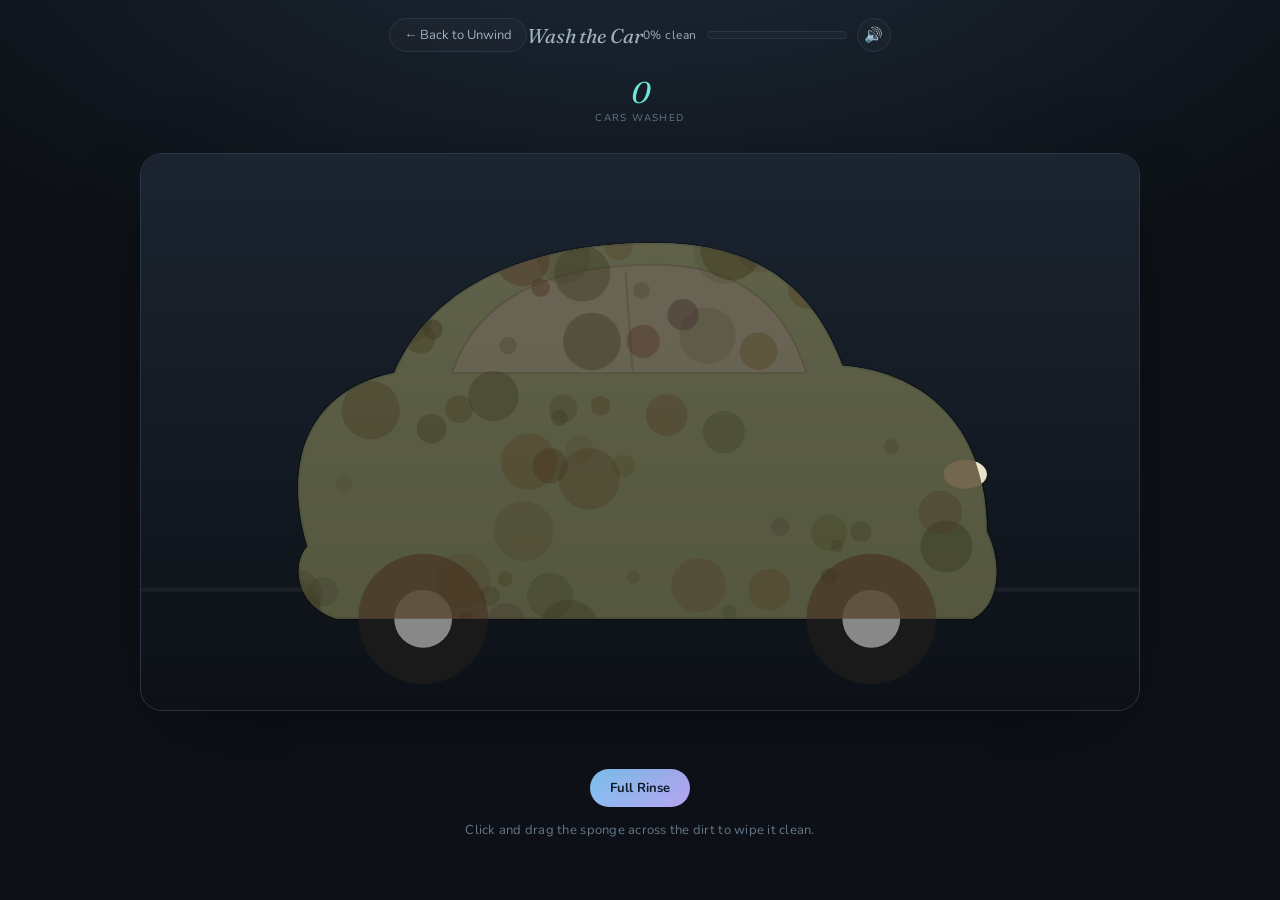
<file: stress-relief/car.html>
<!DOCTYPE html>
<html lang="en">
<head>
<meta charset="UTF-8">
<meta name="viewport" content="width=device-width, initial-scale=1.0">
<title>Wash the Car — Unwind</title>
<link rel="icon" href="data:image/svg+xml,<svg xmlns=%22http://www.w3.org/2000/svg%22 viewBox=%220 0 100 100%22><text y=%22.9em%22 font-size=%2290%22>🚗</text></svg>">
<link rel="preconnect" href="https://fonts.googleapis.com">
<link rel="preconnect" href="https://fonts.gstatic.com" crossorigin>
<link href="https://fonts.googleapis.com/css2?family=Fraunces:ital,wght@0,500;1,500&family=Nunito:wght@400;600;700;800&display=swap" rel="stylesheet">
<link rel="stylesheet" href="shared.css">
<style>
  body{display:flex; flex-direction:column; align-items:center;}
  .stage{height: 62vh; min-height: 420px; max-height: 560px; cursor:none;}
  .stage .layer{position:absolute; top:0; left:0;}
  .controls{display:flex; gap:12px; justify-content:center; margin-top:18px;}
  .btn{
    background: var(--bg-2); border:1px solid var(--line); color: var(--ink);
    font-family: var(--sans); font-weight:700; font-size:13px;
    padding: 10px 20px; border-radius: 30px; cursor:pointer;
    transition: all .18s ease;
  }
  .btn:hover{border-color: #7fc4f2; color:#7fc4f2; transform: translateY(-1px);}
  .btn.primary{background: linear-gradient(135deg,#7fc4f2,#b6a4f2); color:#0d1b2a; border:none;}
  .btn.primary:hover{transform: translateY(-1px) scale(1.03); color:#0d1b2a;}
</style>
</head>
<body>
<div class="topbar">
  <a class="back" href="index.html">&larr; Back to Unwind</a>
  <div class="title">Wash the Car</div>
  <div class="right">
    <div class="progress-wrap">
      <span id="pct-label">0% clean</span>
      <div class="progress-bar"><div class="progress-fill" id="pct-fill"></div></div>
    </div>
    <button class="mute-toggle" id="mute-btn">🔊</button>
  </div>
</div>

<div class="counter-row">
  <div class="stat"><div class="num" id="cars-count">0</div><div class="lbl">Cars Washed</div></div>
</div>

<div class="stage" id="stage">
  <canvas class="layer" id="bg-c"></canvas>
  <canvas class="layer" id="car-c"></canvas>
  <canvas class="layer" id="dirt-c"></canvas>
  <canvas class="layer" id="fx-c"></canvas>
  <div class="celebrate" id="celebrate">
    <h2>Spotless.</h2>
    <p>That's one clean car. Bring in the next one?</p>
    <button id="next-car-btn">Next Car</button>
  </div>
</div>

<div class="controls">
  <button class="btn primary" id="rinse-btn">Full Rinse</button>
</div>
<p class="hint">Click and drag the sponge across the dirt to wipe it clean.</p>

<script src="shared.js"></script>
<script>
const stageEl = document.getElementById('stage');
const bgCanvas = document.getElementById('bg-c');
const carCanvas = document.getElementById('car-c');
const dirtCanvas = document.getElementById('dirt-c');
const fxCanvas = document.getElementById('fx-c');
const bgCtx = bgCanvas.getContext('2d');
const carCtx = carCanvas.getContext('2d');
const dirtCtx = dirtCanvas.getContext('2d');
const fxCtx = fxCanvas.getContext('2d');
let W, H, DPR;

Unwind.wireMuteButton(document.getElementById('mute-btn'));

const bodyColors = ['#e0554a','#3f7fd1','#e8b23c','#5cb894','#c76fc9'];
let carColor = bodyColors[Math.floor(Math.random()*bodyColors.length)];
let carsWashed = 0;
let cleanGrid = [];
let gridCols, gridRows, cellW=16, cellH=16, totalInside = 0, cleanedCount = 0;
let particles = [];
let drawing = false;
let lastPt = null;
let mouseX = -100, mouseY = -100, sponging = false;
let celebrated = false;

function setSize(canvas){
  canvas.width = W*DPR; canvas.height = H*DPR;
  canvas.style.width = W+'px'; canvas.style.height = H+'px';
  canvas.getContext('2d').setTransform(DPR,0,0,DPR,0,0);
}

function resize(){
  DPR = Math.min(window.devicePixelRatio||1, 2);
  W = stageEl.clientWidth; H = stageEl.clientHeight;
  [bgCanvas, carCanvas, dirtCanvas, fxCanvas].forEach(setSize);
  drawBackground();
  drawCar();
  buildMaskAndGrid();
  drawDirt();
}

function drawBackground(){
  bgCtx.clearRect(0,0,W,H);
  const g = bgCtx.createLinearGradient(0,0,0,H);
  g.addColorStop(0,'#1b2430'); g.addColorStop(1,'#0d1117');
  bgCtx.fillStyle = g; bgCtx.fillRect(0,0,W,H);
  bgCtx.fillStyle = 'rgba(255,255,255,0.05)';
  bgCtx.fillRect(0, H*0.78, W, 4);
}

function carPath(ctx){
  const cx = W/2, cy = H*0.55, s = Math.min(W*0.8, H*1.3);
  ctx.beginPath();
  ctx.moveTo(cx-s*0.46, cy+s*0.12);
  ctx.bezierCurveTo(cx-s*0.5, cy-s*0.02, cx-s*0.44, cy-s*0.1, cx-s*0.34, cy-s*0.12);
  ctx.bezierCurveTo(cx-s*0.28, cy-s*0.26, cx-s*0.12, cy-s*0.3, cx+s*0.02, cy-s*0.3);
  ctx.bezierCurveTo(cx+s*0.16, cy-s*0.3, cx+s*0.24, cy-s*0.24, cx+s*0.28, cy-s*0.13);
  ctx.bezierCurveTo(cx+s*0.4, cy-s*0.12, cx+s*0.48, cy-s*0.04, cx+s*0.48, cy+s*0.1);
  ctx.bezierCurveTo(cx+s*0.5, cy+s*0.14, cx+s*0.5, cy+s*0.2, cx+s*0.46, cy+s*0.22);
  ctx.lineTo(cx-s*0.42, cy+s*0.22);
  ctx.bezierCurveTo(cx-s*0.48, cy+s*0.2, cx-s*0.48, cy+s*0.14, cx-s*0.46, cy+s*0.12);
  ctx.closePath();
  return {cx, cy, s};
}

function drawCar(){
  carCtx.clearRect(0,0,W,H);
  const {cx, cy, s} = carPath(carCtx);
  const g = carCtx.createLinearGradient(0, cy-s*0.3, 0, cy+s*0.22);
  g.addColorStop(0, shade(carColor, 30));
  g.addColorStop(0.5, carColor);
  g.addColorStop(1, shade(carColor, -25));
  carCtx.fillStyle = g;
  carCtx.fill();
  carCtx.lineWidth = 3;
  carCtx.strokeStyle = 'rgba(0,0,0,0.25)';
  carCtx.stroke();

  carCtx.save();
  carCtx.beginPath();
  carCtx.moveTo(cx-s*0.26, cy-s*0.12);
  carCtx.bezierCurveTo(cx-s*0.22, cy-s*0.24, cx-s*0.1, cy-s*0.27, cx+s*0.02, cy-s*0.27);
  carCtx.bezierCurveTo(cx+s*0.13, cy-s*0.27, cx+s*0.2, cy-s*0.22, cx+s*0.23, cy-s*0.12);
  carCtx.closePath();
  carCtx.fillStyle = 'rgba(180,225,240,0.85)';
  carCtx.fill();
  carCtx.moveTo(cx-s*0.02, cy-s*0.26);
  carCtx.lineTo(cx-s*0.01, cy-s*0.12);
  carCtx.strokeStyle = 'rgba(20,30,40,0.4)';
  carCtx.lineWidth = 2;
  carCtx.stroke();
  carCtx.restore();

  [cx-s*0.3, cx+s*0.32].forEach(wx=>{
    carCtx.beginPath();
    carCtx.arc(wx, cy+s*0.22, s*0.09, 0, Math.PI*2);
    carCtx.fillStyle = '#1a1a1a';
    carCtx.fill();
    carCtx.beginPath();
    carCtx.arc(wx, cy+s*0.22, s*0.04, 0, Math.PI*2);
    carCtx.fillStyle = '#888';
    carCtx.fill();
  });

  carCtx.beginPath();
  carCtx.ellipse(cx+s*0.45, cy+s*0.02, s*0.03, s*0.02, 0, 0, Math.PI*2);
  carCtx.fillStyle = 'rgba(255,250,220,0.9)';
  carCtx.fill();
}

function shade(hex, amt){
  const n = parseInt(hex.slice(1),16);
  let r = (n>>16)+amt, g = ((n>>8)&0xff)+amt, b=(n&0xff)+amt;
  r=Math.max(0,Math.min(255,r)); g=Math.max(0,Math.min(255,g)); b=Math.max(0,Math.min(255,b));
  return 'rgb('+r+','+g+','+b+')';
}

function buildMaskAndGrid(){
  cellW = 16; cellH = 16;
  gridCols = Math.ceil(W/cellW); gridRows = Math.ceil(H/cellH);
  const img = carCtx.getImageData(0,0,W*DPR,H*DPR).data;
  cleanGrid = []; totalInside = 0; cleanedCount = 0;
  for(let gy=0; gy<gridRows; gy++){
    cleanGrid[gy] = [];
    for(let gx=0; gx<gridCols; gx++){
      const px = Math.min(Math.floor((gx*cellW+cellW/2)*DPR), W*DPR-1);
      const py = Math.min(Math.floor((gy*cellH+cellH/2)*DPR), H*DPR-1);
      const idx = (py*W*DPR+px)*4+3;
      const inside = img[idx] > 40;
      cleanGrid[gy][gx] = inside ? 0 : -1;
      if(inside) totalInside++;
    }
  }
}

function drawDirt(){
  dirtCtx.clearRect(0,0,W,H);
  dirtCtx.save();
  carPath(dirtCtx);
  dirtCtx.clip();
  dirtCtx.fillStyle = 'rgba(90,72,50,0.82)';
  dirtCtx.fillRect(0,0,W,H);
  for(let i=0;i<140;i++){
    const x = Math.random()*W, y = Math.random()*H, r = 6+Math.random()*26;
    dirtCtx.beginPath();
    dirtCtx.arc(x,y,r,0,Math.PI*2);
    dirtCtx.fillStyle = 'rgba('+(50+Math.random()*30)+','+(38+Math.random()*24)+','+(20+Math.random()*18)+','+(0.15+Math.random()*0.25)+')';
    dirtCtx.fill();
  }
  dirtCtx.restore();
}

function updatePct(){
  const pct = totalInside ? Math.round((cleanedCount/totalInside)*100) : 0;
  document.getElementById('pct-label').textContent = pct+'% clean';
  document.getElementById('pct-fill').style.width = pct+'%';
  if(pct >= 96 && !celebrated){
    celebrated = true;
    document.getElementById('celebrate').classList.add('show');
    Unwind.confetti(stageEl, {colors:['#7fc4f2','#b6a4f2','#eef2f6','#6ee7d8']});
    chime();
  }
}

// ---------- audio ----------
let actx;
function ensureAudio(){
  if(Unwind.isMuted()) return null;
  try{ actx = actx || new (window.AudioContext||window.webkitAudioContext)(); return actx; }
  catch(e){ return null; }
}
let lastSqueak = 0;
function squeak(){
  const ac = ensureAudio(); if(!ac) return;
  const now = performance.now();
  if(now - lastSqueak < 220) return;
  lastSqueak = now;
  const osc = ac.createOscillator();
  osc.type = 'sine';
  const freq = 900 + Math.random()*500;
  osc.frequency.setValueAtTime(freq, ac.currentTime);
  osc.frequency.exponentialRampToValueAtTime(freq*1.4, ac.currentTime+0.08);
  const g = ac.createGain();
  g.gain.value = 0.02;
  g.gain.exponentialRampToValueAtTime(0.001, ac.currentTime+0.12);
  osc.connect(g).connect(ac.destination);
  osc.start(); osc.stop(ac.currentTime+0.14);
}
function chime(){
  const ac = ensureAudio(); if(!ac) return;
  [0,4,7,12].forEach((semi,i)=>{
    const osc = ac.createOscillator();
    osc.type = 'triangle';
    osc.frequency.value = 440*Math.pow(2, semi/12);
    const g = ac.createGain();
    g.gain.value = 0.0001;
    g.gain.setValueAtTime(0.0001, ac.currentTime+i*0.08);
    g.gain.linearRampToValueAtTime(0.06, ac.currentTime+i*0.08+0.02);
    g.gain.exponentialRampToValueAtTime(0.001, ac.currentTime+i*0.08+0.5);
    osc.connect(g).connect(ac.destination);
    osc.start(ac.currentTime+i*0.08); osc.stop(ac.currentTime+i*0.08+0.5);
  });
}

function wipeAt(x,y,radius){
  dirtCtx.save();
  dirtCtx.globalCompositeOperation = 'destination-out';
  const g = dirtCtx.createRadialGradient(x,y,0,x,y,radius);
  g.addColorStop(0,'rgba(0,0,0,1)');
  g.addColorStop(0.7,'rgba(0,0,0,0.9)');
  g.addColorStop(1,'rgba(0,0,0,0)');
  dirtCtx.fillStyle = g;
  dirtCtx.beginPath();
  dirtCtx.arc(x,y,radius,0,Math.PI*2);
  dirtCtx.fill();
  dirtCtx.restore();

  const gx0 = Math.max(0, Math.floor((x-radius)/cellW));
  const gx1 = Math.min(gridCols-1, Math.ceil((x+radius)/cellW));
  const gy0 = Math.max(0, Math.floor((y-radius)/cellH));
  const gy1 = Math.min(gridRows-1, Math.ceil((y+radius)/cellH));
  let any = false;
  for(let gy=gy0; gy<=gy1; gy++){
    for(let gx=gx0; gx<=gx1; gx++){
      if(cleanGrid[gy] && cleanGrid[gy][gx] === 0){
        const ccx = gx*cellW+cellW/2, ccy = gy*cellH+cellH/2;
        const dx = ccx-x, dy = ccy-y;
        if(dx*dx+dy*dy <= radius*radius){
          cleanGrid[gy][gx] = 1;
          cleanedCount++;
          any = true;
        }
      }
    }
  }
  if(any) squeak();
  updatePct();
}

function spawnSuds(x,y,vx,vy){
  for(let i=0;i<3;i++){
    particles.push({
      x, y, r: 3+Math.random()*5,
      vx:(vx||0)*0.1+(Math.random()-0.5)*1.2, vy:(vy||0)*0.1-(Math.random()*1.2+0.3),
      life:1, decay: 0.018+Math.random()*0.018
    });
  }
}

function pos(e){
  const rect = fxCanvas.getBoundingClientRect();
  return {x: e.clientX-rect.left, y: e.clientY-rect.top};
}

fxCanvas.addEventListener('pointerdown', (e)=>{
  drawing = true; sponging = true;
  const p = pos(e);
  lastPt = p;
  wipeAt(p.x, p.y, 30);
  spawnSuds(p.x,p.y);
  fxCanvas.setPointerCapture(e.pointerId);
});
fxCanvas.addEventListener('pointermove', (e)=>{
  const p = pos(e);
  mouseX = p.x; mouseY = p.y;
  if(!drawing) return;
  if(lastPt){
    const dist = Math.hypot(p.x-lastPt.x, p.y-lastPt.y);
    const steps = Math.max(1, Math.floor(dist/8));
    for(let i=1;i<=steps;i++){
      const ix = lastPt.x + (p.x-lastPt.x)*(i/steps);
      const iy = lastPt.y + (p.y-lastPt.y)*(i/steps);
      wipeAt(ix, iy, 30);
    }
    spawnSuds(p.x,p.y, p.x-lastPt.x, p.y-lastPt.y);
  }
  lastPt = p;
});
window.addEventListener('pointerup', ()=>{ drawing=false; sponging=false; lastPt=null; });
fxCanvas.addEventListener('pointerleave', ()=>{ mouseX=-100; mouseY=-100; });

document.getElementById('rinse-btn').onclick = ()=>{
  for(let gy=0; gy<gridRows; gy++){
    for(let gx=0; gx<gridCols; gx++){
      if(cleanGrid[gy][gx] === 0){ cleanGrid[gy][gx]=1; cleanedCount++; }
    }
  }
  dirtCtx.clearRect(0,0,W,H);
  updatePct();
};

document.getElementById('next-car-btn').onclick = ()=>{
  carsWashed++;
  const el = document.getElementById('cars-count');
  el.textContent = carsWashed; Unwind.pop(el);
  document.getElementById('celebrate').classList.remove('show');
  celebrated = false;
  carColor = bodyColors[Math.floor(Math.random()*bodyColors.length)];
  drawCar();
  buildMaskAndGrid();
  drawDirt();
  updatePct();
};

function drawSponge(){
  if(mouseX < -50) return;
  fxCtx.save();
  fxCtx.translate(mouseX, mouseY);
  const scale = sponging ? 1.12 : 1;
  fxCtx.scale(scale, scale);
  fxCtx.fillStyle = '#f2d24a';
  fxCtx.strokeStyle = 'rgba(0,0,0,0.25)';
  fxCtx.lineWidth = 1.5;
  fxCtx.beginPath();
  const r = 16;
  fxCtx.moveTo(-r,-r*0.6);
  fxCtx.quadraticCurveTo(-r*1.15,0,-r,r*0.6);
  fxCtx.quadraticCurveTo(0,r*1.1,r,r*0.6);
  fxCtx.quadraticCurveTo(r*1.15,0,r,-r*0.6);
  fxCtx.quadraticCurveTo(0,-r*1.1,-r,-r*0.6);
  fxCtx.closePath();
  fxCtx.fill(); fxCtx.stroke();
  fxCtx.fillStyle = 'rgba(255,255,255,0.35)';
  for(let i=0;i<4;i++){
    fxCtx.beginPath();
    fxCtx.arc((Math.random()-0.5)*r*1.2,(Math.random()-0.5)*r*1.2, 1.6, 0, Math.PI*2);
    fxCtx.fill();
  }
  fxCtx.restore();
}

let lastTime = performance.now();
function fxLoop(now){
  const dt = Unwind.clamp((now-lastTime)/16.67, 0, 3);
  lastTime = now;
  fxCtx.clearRect(0,0,W,H);
  for(let i=particles.length-1;i>=0;i--){
    const p = particles[i];
    p.x+=p.vx*dt; p.y+=p.vy*dt; p.life-=p.decay*dt;
    if(p.life<=0){ particles.splice(i,1); continue; }
    fxCtx.beginPath();
    fxCtx.globalAlpha = p.life*0.8;
    fxCtx.fillStyle = '#ffffff';
    fxCtx.arc(p.x,p.y,p.r,0,Math.PI*2);
    fxCtx.fill();
  }
  fxCtx.globalAlpha = 1;
  drawSponge();
  requestAnimationFrame(fxLoop);
}

resize();
window.addEventListener('resize', resize);
updatePct();
requestAnimationFrame(fxLoop);
</script>
</body>
</html>
</file>
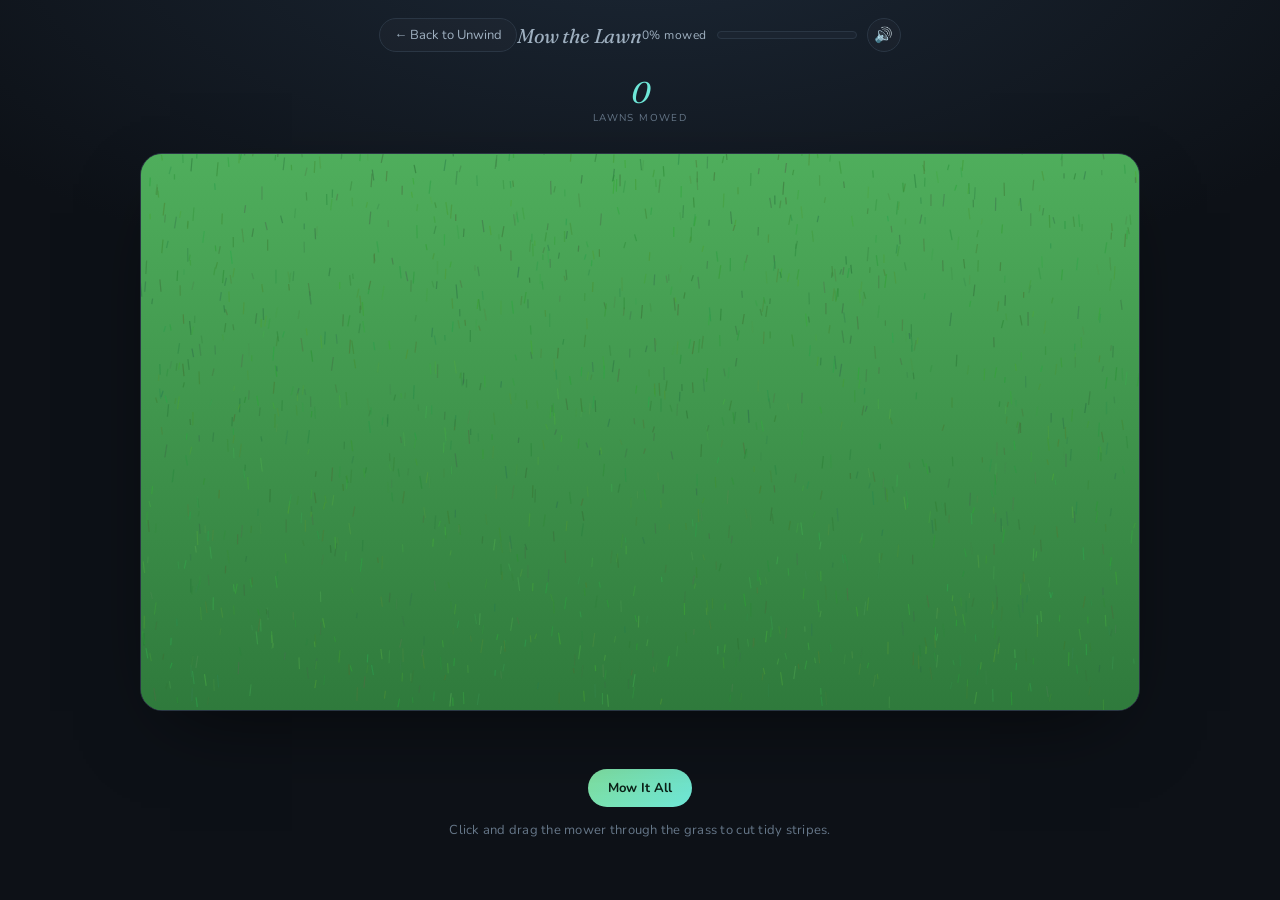
<file: stress-relief/lawn.html>
<!DOCTYPE html>
<html lang="en">
<head>
<meta charset="UTF-8">
<meta name="viewport" content="width=device-width, initial-scale=1.0">
<title>Mow the Lawn — Unwind</title>
<link rel="icon" href="data:image/svg+xml,<svg xmlns=%22http://www.w3.org/2000/svg%22 viewBox=%220 0 100 100%22><text y=%22.9em%22 font-size=%2290%22>🌱</text></svg>">
<link rel="preconnect" href="https://fonts.googleapis.com">
<link rel="preconnect" href="https://fonts.gstatic.com" crossorigin>
<link href="https://fonts.googleapis.com/css2?family=Fraunces:ital,wght@0,500;1,500&family=Nunito:wght@400;600;700;800&display=swap" rel="stylesheet">
<link rel="stylesheet" href="shared.css">
<style>
  body{display:flex; flex-direction:column; align-items:center;}
  .stage{height: 62vh; min-height: 420px; max-height: 560px; cursor:none;}
  .stage .layer{position:absolute; top:0; left:0;}
  .controls{display:flex; gap:12px; justify-content:center; margin-top:18px;}
  .btn{
    background: var(--bg-2); border:1px solid var(--line); color: var(--ink);
    font-family: var(--sans); font-weight:700; font-size:13px;
    padding: 10px 20px; border-radius: 30px; cursor:pointer;
    transition: all .18s ease;
  }
  .btn:hover{border-color: #7fe0a0; color:#7fe0a0; transform: translateY(-1px);}
  .btn.primary{background: linear-gradient(135deg,#7fe0a0,#6ee7d8); color:#0a2016; border:none;}
  .btn.primary:hover{transform: translateY(-1px) scale(1.03); color:#0a2016;}
</style>
</head>
<body>
<div class="topbar">
  <a class="back" href="index.html">&larr; Back to Unwind</a>
  <div class="title">Mow the Lawn</div>
  <div class="right">
    <div class="progress-wrap">
      <span id="pct-label">0% mowed</span>
      <div class="progress-bar"><div class="progress-fill" id="pct-fill"></div></div>
    </div>
    <button class="mute-toggle" id="mute-btn">🔊</button>
  </div>
</div>

<div class="counter-row">
  <div class="stat"><div class="num" id="lawns-count">0</div><div class="lbl">Lawns Mowed</div></div>
</div>

<div class="stage" id="stage">
  <canvas class="layer" id="mowed-c"></canvas>
  <canvas class="layer" id="grass-c"></canvas>
  <canvas class="layer" id="fx-c"></canvas>
  <div class="celebrate" id="celebrate">
    <h2>Freshly cut.</h2>
    <p>Crisp lines, tidy yard. Ready for another patch?</p>
    <button id="next-lawn-btn">New Lawn</button>
  </div>
</div>

<div class="controls">
  <button class="btn primary" id="mow-all-btn">Mow It All</button>
</div>
<p class="hint">Click and drag the mower through the grass to cut tidy stripes.</p>

<script src="shared.js"></script>
<script>
const stageEl = document.getElementById('stage');
const mowedCanvas = document.getElementById('mowed-c');
const grassCanvas = document.getElementById('grass-c');
const fxCanvas = document.getElementById('fx-c');
const mowedCtx = mowedCanvas.getContext('2d');
const grassCtx = grassCanvas.getContext('2d');
const fxCtx = fxCanvas.getContext('2d');
let W, H, DPR;

Unwind.wireMuteButton(document.getElementById('mute-btn'));

let lawnsCount = 0;
let cleanGrid = [], gridCols, gridRows, cellW=16, cellH=16, totalCells=0, mowedCount=0;
let particles = [], tracks = [];
let drawing = false, lastPt = null, mouseX=-100, mouseY=-100;
let displayAngle = 0, targetAngle = 0;
let celebrated = false;

function setSize(canvas){
  canvas.width = W*DPR; canvas.height = H*DPR;
  canvas.style.width = W+'px'; canvas.style.height = H+'px';
  canvas.getContext('2d').setTransform(DPR,0,0,DPR,0,0);
}

function resize(){
  DPR = Math.min(window.devicePixelRatio||1, 2);
  W = stageEl.clientWidth; H = stageEl.clientHeight;
  [mowedCanvas, grassCanvas, fxCanvas].forEach(setSize);
  drawMowedStripes();
  drawGrass();
  buildGrid();
}

function drawMowedStripes(){
  mowedCtx.clearRect(0,0,W,H);
  const stripeH = 34;
  let i = 0;
  for(let y=0; y<H; y+=stripeH){
    mowedCtx.fillStyle = i%2===0 ? '#3f8a4a' : '#357a40';
    mowedCtx.fillRect(0,y,W,stripeH);
    i++;
  }
  mowedCtx.strokeStyle = 'rgba(255,255,255,0.05)';
  for(let y=0; y<H; y+=stripeH){
    mowedCtx.beginPath(); mowedCtx.moveTo(0,y); mowedCtx.lineTo(W,y); mowedCtx.stroke();
  }
}

function drawGrass(){
  grassCtx.clearRect(0,0,W,H);
  const g = grassCtx.createLinearGradient(0,0,0,H);
  g.addColorStop(0,'#4fae5c'); g.addColorStop(1,'#2f7a3c');
  grassCtx.fillStyle = g;
  grassCtx.fillRect(0,0,W,H);
  for(let i=0;i<1600;i++){
    const x = Math.random()*W, y = Math.random()*H;
    const len = 5+Math.random()*9;
    const lean = (Math.random()-0.5)*4;
    grassCtx.strokeStyle = 'rgba('+(40+Math.random()*40)+','+(110+Math.random()*60)+','+(50+Math.random()*30)+',0.55)';
    grassCtx.lineWidth = 1.2;
    grassCtx.beginPath();
    grassCtx.moveTo(x,y);
    grassCtx.lineTo(x+lean, y-len);
    grassCtx.stroke();
  }
}

function buildGrid(){
  gridCols = Math.ceil(W/cellW); gridRows = Math.ceil(H/cellH);
  cleanGrid = []; totalCells = gridCols*gridRows; mowedCount = 0;
  for(let gy=0; gy<gridRows; gy++){
    cleanGrid[gy] = new Array(gridCols).fill(0);
  }
}

function updatePct(){
  const pct = totalCells ? Math.round((mowedCount/totalCells)*100) : 0;
  document.getElementById('pct-label').textContent = pct+'% mowed';
  document.getElementById('pct-fill').style.width = pct+'%';
  if(pct >= 96 && !celebrated){
    celebrated = true;
    document.getElementById('celebrate').classList.add('show');
    Unwind.confetti(stageEl, {colors:['#7fe0a0','#6ee7d8','#dff2b0','#3f8a4a']});
  }
}

function mowSwath(x0,y0,x1,y1,width){
  grassCtx.save();
  grassCtx.globalCompositeOperation = 'destination-out';
  grassCtx.lineCap = 'round';
  grassCtx.lineJoin = 'round';
  grassCtx.lineWidth = width;
  grassCtx.beginPath();
  grassCtx.moveTo(x0,y0);
  grassCtx.lineTo(x1,y1);
  grassCtx.stroke();
  grassCtx.restore();

  const minX = Math.max(0, Math.floor((Math.min(x0,x1)-width)/cellW));
  const maxX = Math.min(gridCols-1, Math.ceil((Math.max(x0,x1)+width)/cellW));
  const minY = Math.max(0, Math.floor((Math.min(y0,y1)-width)/cellH));
  const maxY = Math.min(gridRows-1, Math.ceil((Math.max(y0,y1)+width)/cellH));
  const r = width/2;
  for(let gy=minY; gy<=maxY; gy++){
    for(let gx=minX; gx<=maxX; gx++){
      if(cleanGrid[gy][gx]===1) continue;
      const ccx = gx*cellW+cellW/2, ccy = gy*cellH+cellH/2;
      const d = distToSeg(ccx,ccy,x0,y0,x1,y1);
      if(d <= r){
        cleanGrid[gy][gx] = 1;
        mowedCount++;
      }
    }
  }
  updatePct();
}

function distToSeg(px,py,x0,y0,x1,y1){
  const dx=x1-x0, dy=y1-y0;
  const len2 = dx*dx+dy*dy;
  if(len2===0) return Math.hypot(px-x0,py-y0);
  let t = ((px-x0)*dx+(py-y0)*dy)/len2;
  t = Math.max(0,Math.min(1,t));
  const cx = x0+t*dx, cy = y0+t*dy;
  return Math.hypot(px-cx, py-cy);
}

function spawnClippings(x,y,angle){
  for(let i=0;i<3;i++){
    const a = angle + Math.PI + (Math.random()-0.5)*1.2;
    const sp = 1+Math.random()*2.5;
    particles.push({
      x, y, vx: Math.cos(a)*sp, vy: Math.sin(a)*sp - 1,
      r: 1.5+Math.random()*2, life:1, decay:0.02+Math.random()*0.02
    });
  }
  tracks.push({x, y, life:1});
  if(tracks.length > 40) tracks.shift();
}

function pos(e){
  const rect = fxCanvas.getBoundingClientRect();
  return {x: e.clientX-rect.left, y: e.clientY-rect.top};
}

// ---------- audio: engine hum while mowing ----------
let actx, engineOsc, engineGain, engineLfo;
function ensureAudio(){
  if(Unwind.isMuted()) return null;
  try{ actx = actx || new (window.AudioContext||window.webkitAudioContext)(); return actx; }
  catch(e){ return null; }
}
function startEngine(){
  const ac = ensureAudio(); if(!ac) return;
  if(engineOsc) return;
  engineOsc = ac.createOscillator();
  engineOsc.type = 'sawtooth';
  engineOsc.frequency.value = 90;
  const filt = ac.createBiquadFilter();
  filt.type = 'lowpass'; filt.frequency.value = 400;
  engineGain = ac.createGain();
  engineGain.gain.value = 0.0001;
  engineGain.gain.linearRampToValueAtTime(0.045, ac.currentTime+0.15);
  engineLfo = ac.createOscillator();
  engineLfo.frequency.value = 11;
  const lfoGain = ac.createGain();
  lfoGain.gain.value = 6;
  engineLfo.connect(lfoGain).connect(engineOsc.frequency);
  engineOsc.connect(filt).connect(engineGain).connect(ac.destination);
  engineOsc.start(); engineLfo.start();
}
function stopEngine(){
  if(!engineOsc) return;
  const ac = actx;
  try{
    engineGain.gain.linearRampToValueAtTime(0.0001, ac.currentTime+0.12);
    engineOsc.stop(ac.currentTime+0.15);
    engineLfo.stop(ac.currentTime+0.15);
  }catch(e){}
  engineOsc = null; engineGain = null; engineLfo = null;
}

fxCanvas.addEventListener('pointerdown', (e)=>{
  drawing = true;
  const p = pos(e);
  lastPt = p; mouseX=p.x; mouseY=p.y;
  mowSwath(p.x,p.y,p.x+0.01,p.y+0.01,46);
  startEngine();
  fxCanvas.setPointerCapture(e.pointerId);
});
fxCanvas.addEventListener('pointermove', (e)=>{
  const p = pos(e);
  mouseX = p.x; mouseY = p.y;
  if(!drawing) return;
  if(lastPt){
    const dx = p.x-lastPt.x, dy = p.y-lastPt.y;
    if(Math.hypot(dx,dy) > 1.5) targetAngle = Math.atan2(dy, dx);
    mowSwath(lastPt.x, lastPt.y, p.x, p.y, 46);
    spawnClippings(p.x,p.y,targetAngle);
  }
  lastPt = p;
});
window.addEventListener('pointerup', ()=>{ drawing=false; lastPt=null; stopEngine(); });
fxCanvas.addEventListener('pointerleave', ()=>{ mouseX=-100; mouseY=-100; });

document.getElementById('mow-all-btn').onclick = ()=>{
  for(let gy=0; gy<gridRows; gy++) for(let gx=0; gx<gridCols; gx++) cleanGrid[gy][gx]=1;
  mowedCount = totalCells;
  grassCtx.clearRect(0,0,W,H);
  updatePct();
};

document.getElementById('next-lawn-btn').onclick = ()=>{
  lawnsCount++;
  const el = document.getElementById('lawns-count');
  el.textContent = lawnsCount; Unwind.pop(el);
  document.getElementById('celebrate').classList.remove('show');
  celebrated = false;
  drawGrass();
  buildGrid();
  updatePct();
};

function drawMowerCursor(){
  if(mouseX < -50) return;
  fxCtx.save();
  fxCtx.translate(mouseX, mouseY);
  fxCtx.rotate(displayAngle);
  fxCtx.fillStyle = '#e8b23c';
  fxCtx.strokeStyle = 'rgba(0,0,0,0.35)';
  fxCtx.lineWidth = 1.5;
  fxCtx.beginPath();
  if(fxCtx.roundRect) fxCtx.roundRect(-16,-11,32,22,6); else fxCtx.rect(-16,-11,32,22);
  fxCtx.fill(); fxCtx.stroke();
  fxCtx.fillStyle = '#333';
  fxCtx.beginPath(); fxCtx.arc(-10,11,5,0,Math.PI*2); fxCtx.fill();
  fxCtx.beginPath(); fxCtx.arc(10,11,5,0,Math.PI*2); fxCtx.fill();
  fxCtx.fillStyle = '#c9c9c9';
  fxCtx.fillRect(-2,-11,4,-14);
  fxCtx.restore();
}

let lastTime = performance.now();
function fxLoop(now){
  const dt = Unwind.clamp((now-lastTime)/16.67, 0, 3);
  lastTime = now;
  displayAngle = Unwind.lerpAngle(displayAngle, targetAngle, Math.min(0.25*dt, 1));

  fxCtx.clearRect(0,0,W,H);

  for(let i=tracks.length-1;i>=0;i--){
    const t = tracks[i];
    t.life -= 0.02*dt;
    if(t.life<=0){ tracks.splice(i,1); continue; }
    fxCtx.beginPath();
    fxCtx.globalAlpha = t.life*0.18;
    fxCtx.fillStyle = '#dff2b0';
    fxCtx.arc(t.x,t.y,3,0,Math.PI*2);
    fxCtx.fill();
  }

  for(let i=particles.length-1;i>=0;i--){
    const p = particles[i];
    p.vy += 0.15*dt;
    p.x+=p.vx*dt; p.y+=p.vy*dt; p.life-=p.decay*dt;
    if(p.life<=0){ particles.splice(i,1); continue; }
    fxCtx.beginPath();
    fxCtx.globalAlpha = p.life;
    fxCtx.fillStyle = '#dff2b0';
    fxCtx.arc(p.x,p.y,p.r,0,Math.PI*2);
    fxCtx.fill();
  }
  fxCtx.globalAlpha = 1;
  drawMowerCursor();
  requestAnimationFrame(fxLoop);
}

resize();
window.addEventListener('resize', resize);
updatePct();
requestAnimationFrame(fxLoop);
</script>
</body>
</html>
</file>
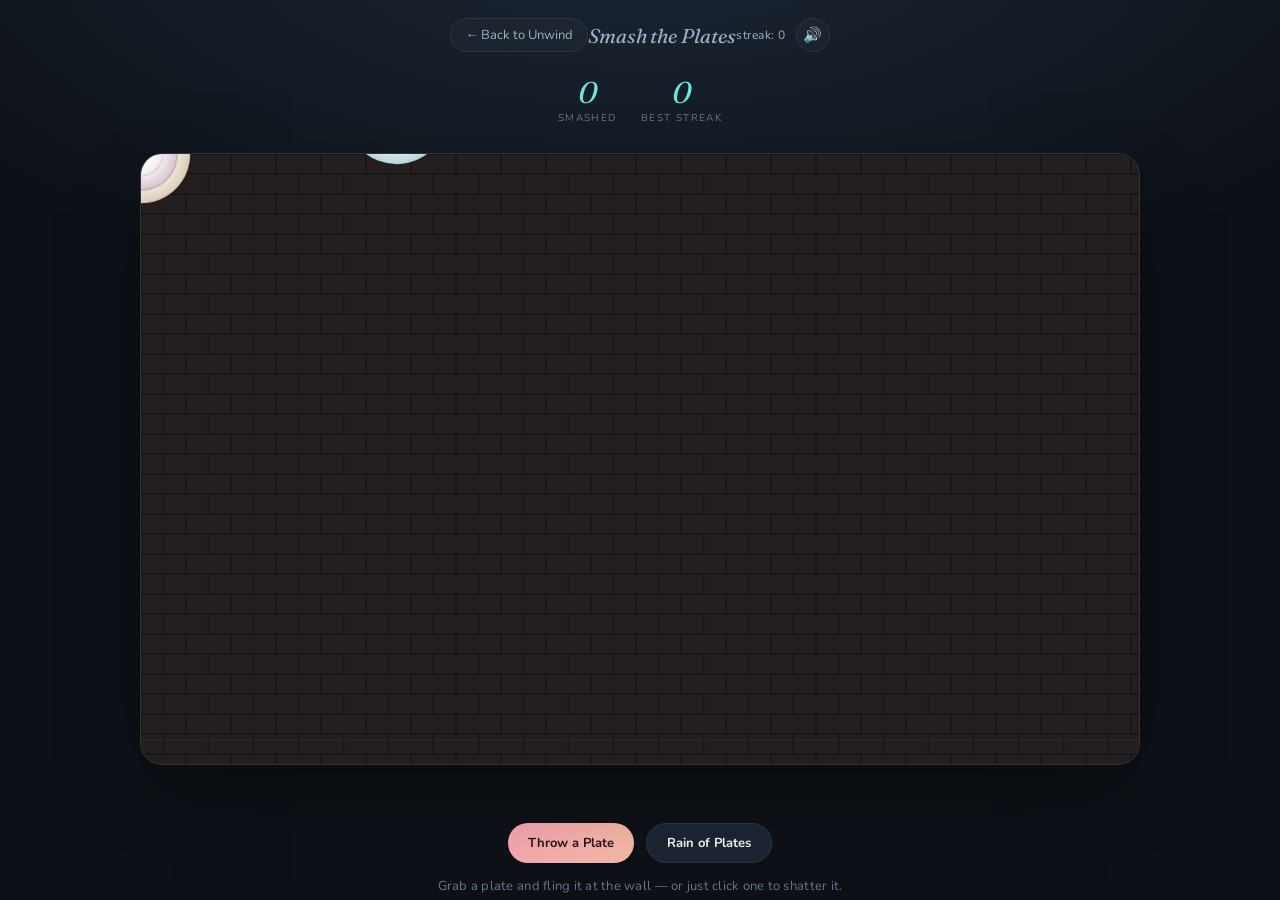
<file: stress-relief/plates.html>
<!DOCTYPE html>
<html lang="en">
<head>
<meta charset="UTF-8">
<meta name="viewport" content="width=device-width, initial-scale=1.0">
<title>Smash the Plates — Unwind</title>
<link rel="icon" href="data:image/svg+xml,<svg xmlns=%22http://www.w3.org/2000/svg%22 viewBox=%220 0 100 100%22><text y=%22.9em%22 font-size=%2290%22>🍽️</text></svg>">
<link rel="preconnect" href="https://fonts.googleapis.com">
<link rel="preconnect" href="https://fonts.gstatic.com" crossorigin>
<link href="https://fonts.googleapis.com/css2?family=Fraunces:ital,wght@0,500;1,500&family=Nunito:wght@400;600;700;800&display=swap" rel="stylesheet">
<link rel="stylesheet" href="shared.css">
<style>
  body{display:flex; flex-direction:column; align-items:center;}
  .stage{height: 68vh; min-height: 460px; max-height: 640px; cursor: grab;}
  .stage.grabbing{cursor: grabbing;}
  .controls{display:flex; gap:12px; justify-content:center; margin-top:18px;}
  .btn{
    background: var(--bg-2); border:1px solid var(--line); color: var(--ink);
    font-family: var(--sans); font-weight:700; font-size:13px;
    padding: 10px 20px; border-radius: 30px; cursor:pointer;
    transition: all .18s ease;
  }
  .btn:hover{border-color: #f2a2b0; color:#f2a2b0; transform: translateY(-1px);}
  .btn.primary{background: linear-gradient(135deg,#f2a2b0,#f2b8a2); color:#2a1216; border:none;}
  .btn.primary:hover{transform: translateY(-1px) scale(1.03); color:#2a1216;}
</style>
</head>
<body>
<div class="topbar">
  <a class="back" href="index.html">&larr; Back to Unwind</a>
  <div class="title">Smash the Plates</div>
  <div class="right">
    <span id="streak-label" class="progress-wrap">streak: 0</span>
    <button class="mute-toggle" id="mute-btn">🔊</button>
  </div>
</div>

<div class="counter-row">
  <div class="stat"><div class="num" id="smashed-count">0</div><div class="lbl">Smashed</div></div>
  <div class="stat"><div class="num" id="best-streak">0</div><div class="lbl">Best Streak</div></div>
</div>

<div class="stage" id="stage">
  <canvas id="c"></canvas>
  <div class="celebrate" id="celebrate">
    <h2>Feeling lighter?</h2>
    <p id="celebrate-msg">50 plates down. The kitchen forgives you.</p>
    <button id="celebrate-close">Keep smashing</button>
  </div>
</div>

<div class="controls">
  <button class="btn primary" id="throw-btn">Throw a Plate</button>
  <button class="btn" id="rain-btn">Rain of Plates</button>
</div>
<p class="hint">Grab a plate and fling it at the wall — or just click one to shatter it.</p>

<script src="shared.js"></script>
<script>
const stageEl = document.getElementById('stage');
const canvas = document.getElementById('c');
const ctx = canvas.getContext('2d');
let W, H, DPR;

Unwind.wireMuteButton(document.getElementById('mute-btn'));

function resize(){
  DPR = Math.min(window.devicePixelRatio||1, 2);
  W = stageEl.clientWidth; H = stageEl.clientHeight;
  canvas.width = W*DPR; canvas.height = H*DPR;
  canvas.style.width = W+'px'; canvas.style.height = H+'px';
  ctx.setTransform(DPR,0,0,DPR,0,0);
  buildBrickPattern();
}
window.addEventListener('resize', resize);

// ---------- brick wall backdrop (drawn once to an offscreen tile) ----------
let brickPattern;
function buildBrickPattern(){
  const tile = document.createElement('canvas');
  const tw = 90, th = 40;
  tile.width = tw; tile.height = th;
  const tctx = tile.getContext('2d');
  tctx.fillStyle = '#241b1a';
  tctx.fillRect(0,0,tw,th);
  tctx.fillStyle = '#3a2a26';
  tctx.fillRect(1,1,tw/2-2,th/2-2);
  tctx.fillRect(tw/2+1,1,tw/2-2,th/2-2);
  tctx.fillRect(-tw/4+1,th/2+1,tw/2-2,th/2-2);
  tctx.fillRect(tw/4+1,th/2+1,tw/2-2,th/2-2);
  tctx.fillRect(tw*3/4+1,th/2+1,tw/2-2,th/2-2);
  brickPattern = ctx.createPattern(tile, 'repeat');
}

// ---------- audio: synthesized crash ----------
let actx;
function crashSound(intensity){
  if(Unwind.isMuted()) return;
  try{
    actx = actx || new (window.AudioContext||window.webkitAudioContext)();
    const dur = 0.35;
    const bufferSize = actx.sampleRate * dur;
    const buffer = actx.createBuffer(1, bufferSize, actx.sampleRate);
    const data = buffer.getChannelData(0);
    for(let i=0;i<bufferSize;i++){
      data[i] = (Math.random()*2-1) * Math.pow(1 - i/bufferSize, 2.2);
    }
    const noise = actx.createBufferSource();
    noise.buffer = buffer;
    const bp = actx.createBiquadFilter();
    bp.type = 'highpass';
    bp.frequency.value = 1400 + Math.random()*800;
    const gain = actx.createGain();
    gain.gain.value = 0.35 + Math.min(intensity||0.5, 1)*0.35;
    noise.connect(bp).connect(gain).connect(actx.destination);
    noise.start();
    for(let k=0;k<3;k++){
      const osc = actx.createOscillator();
      osc.type = 'sine';
      osc.frequency.value = 1800 + Math.random()*2600;
      const og = actx.createGain();
      og.gain.value = 0.05;
      og.gain.exponentialRampToValueAtTime(0.001, actx.currentTime + 0.2 + Math.random()*0.15);
      osc.connect(og).connect(actx.destination);
      osc.start(actx.currentTime + k*0.02);
      osc.stop(actx.currentTime + 0.4);
    }
  }catch(e){}
}

// ---------- state ----------
let plates = [];
let shards = [];
let smashed = 0, streak = 0, bestStreak = 0;
let shakeT = 0, flashT = 0;
let nextCelebrateAt = 25;
let grabbed = null;

const plateColors = [
  {base:'#f4efe6', rim:'#d8cdb8'},
  {base:'#e7f1f2', rim:'#bcd6d8'},
  {base:'#f2e9ee', rim:'#d9c2cf'},
  {base:'#eef2e0', rim:'#c9d1a8'},
];

function spawnPlate(x){
  const r = 34 + Math.random()*20;
  plates.push({
    x: x!=null ? x : (60 + Math.random()*(W-120)),
    y: -r-10,
    r,
    vy: 1.6 + Math.random()*1.6,
    vx: (Math.random()-0.5)*0.6,
    rot: Math.random()*Math.PI,
    vrot: (Math.random()-0.5)*0.04,
    color: plateColors[Math.floor(Math.random()*plateColors.length)],
  });
}

function drawPlate(p){
  ctx.save();
  ctx.translate(p.x, p.y);
  ctx.rotate(p.rot);
  const g = ctx.createRadialGradient(0,0,p.r*0.15,0,0,p.r);
  g.addColorStop(0, '#ffffff');
  g.addColorStop(0.55, p.color.base);
  g.addColorStop(1, p.color.rim);
  ctx.beginPath();
  ctx.arc(0,0,p.r,0,Math.PI*2);
  ctx.fillStyle = g;
  ctx.fill();
  ctx.lineWidth = 2;
  ctx.strokeStyle = 'rgba(0,0,0,0.12)';
  ctx.stroke();
  ctx.beginPath();
  ctx.arc(0,0,p.r*0.6,0,Math.PI*2);
  ctx.strokeStyle = 'rgba(0,0,0,0.08)';
  ctx.stroke();
  ctx.beginPath();
  ctx.ellipse(-p.r*0.3,-p.r*0.35, p.r*0.28, p.r*0.14, -0.6, 0, Math.PI*2);
  ctx.fillStyle = 'rgba(255,255,255,0.55)';
  ctx.fill();
  ctx.restore();
}

function shatter(p, flingVx, flingVy){
  flingVx = flingVx || 0; flingVy = flingVy || 0;
  const speed = Math.hypot(flingVx, flingVy);
  const intensity = Unwind.clamp(0.4 + speed*0.06, 0.4, 1.6);
  const n = Math.round(10 + Math.random()*8 + intensity*4);
  const cx = p.x, cy = p.y;
  for(let i=0;i<n;i++){
    const a0 = (i/n)*Math.PI*2 + Math.random()*0.3;
    const a1 = a0 + (Math.PI*2/n) + Math.random()*0.2;
    const baseSpeed = 2.5 + Math.random()*6.5*intensity;
    const dir = a0 + (a1-a0)/2;
    shards.push({
      cx, cy, r: p.r, a0, a1,
      x: 0, y: 0,
      vx: Math.cos(dir)*baseSpeed + flingVx*0.35,
      vy: Math.sin(dir)*baseSpeed - 2 + flingVy*0.35,
      rot: 0, vrot: (Math.random()-0.5)*0.5*intensity,
      color: p.color, life: 1,
      decay: 0.011 + Math.random()*0.01
    });
  }
  flashT = Math.min(1, 0.6 + intensity*0.3);
  shakeT = Math.min(1.4, 0.5 + intensity*0.5);
  smashed++; streak++;
  if(streak > bestStreak) bestStreak = streak;
  const smashedEl = document.getElementById('smashed-count');
  const bestEl = document.getElementById('best-streak');
  smashedEl.textContent = smashed; Unwind.pop(smashedEl);
  bestEl.textContent = bestStreak; Unwind.pop(bestEl);
  document.getElementById('streak-label').textContent = 'streak: ' + streak;
  stageEl.classList.add('impact');
  setTimeout(()=>stageEl.classList.remove('impact'), 150);
  crashSound(intensity);
  if(smashed >= nextCelebrateAt){
    showCelebrate();
    nextCelebrateAt += 25 + Math.floor(Math.random()*25);
  }
}

function showCelebrate(){
  const el = document.getElementById('celebrate');
  document.getElementById('celebrate-msg').textContent =
    smashed + ' plates down. The kitchen forgives you.';
  el.classList.add('show');
  Unwind.confetti(stageEl, {colors:['#f2a2b0','#f2b8a2','#eef2e0','#e7f1f2']});
}
document.getElementById('celebrate-close').onclick = ()=>{
  document.getElementById('celebrate').classList.remove('show');
};

function drawShard(s){
  ctx.save();
  ctx.translate(s.cx + s.x, s.cy + s.y);
  ctx.rotate(s.rot);
  ctx.globalAlpha = Math.max(s.life, 0);
  ctx.beginPath();
  ctx.moveTo(0,0);
  ctx.arc(0,0,s.r, s.a0, s.a1);
  ctx.closePath();
  const g = ctx.createLinearGradient(0,-s.r,0,s.r);
  g.addColorStop(0,'#ffffff');
  g.addColorStop(1, s.color.rim);
  ctx.fillStyle = g;
  ctx.fill();
  ctx.lineWidth = 1;
  ctx.strokeStyle = 'rgba(0,0,0,0.25)';
  ctx.stroke();
  ctx.restore();
  ctx.globalAlpha = 1;
}

function plateAt(mx,my){
  for(let i=plates.length-1;i>=0;i--){
    const p = plates[i];
    const dx = mx-p.x, dy = my-p.y;
    if(dx*dx+dy*dy <= p.r*p.r) return i;
  }
  return -1;
}

// ---------- pointer interaction: tap to shatter, drag to fling ----------
const history = [];
function pos(e){
  const rect = canvas.getBoundingClientRect();
  return {x: e.clientX-rect.left, y: e.clientY-rect.top, t: performance.now()};
}

canvas.addEventListener('pointerdown', (e)=>{
  const p = pos(e);
  const idx = plateAt(p.x, p.y);
  if(idx === -1){
    streak = 0;
    document.getElementById('streak-label').textContent = 'streak: 0';
    return;
  }
  grabbed = plates.splice(idx,1)[0];
  grabbed.x = p.x; grabbed.y = p.y;
  history.length = 0;
  history.push(p);
  stageEl.classList.add('grabbing');
  canvas.setPointerCapture(e.pointerId);
});

canvas.addEventListener('pointermove', (e)=>{
  if(!grabbed) return;
  const p = pos(e);
  grabbed.x = p.x; grabbed.y = p.y;
  history.push(p);
  if(history.length > 6) history.shift();
});

function releaseVelocity(){
  if(history.length < 2) return {vx:0, vy:0};
  const a = history[0], b = history[history.length-1];
  const dt = Math.max(b.t - a.t, 1);
  return { vx: (b.x-a.x)/dt*16, vy: (b.y-a.y)/dt*16 };
}

canvas.addEventListener('pointerup', ()=>{
  if(!grabbed) return;
  const v = releaseVelocity();
  shatter(grabbed, v.vx, v.vy);
  grabbed = null;
  stageEl.classList.remove('grabbing');
});
canvas.addEventListener('pointercancel', ()=>{ grabbed = null; stageEl.classList.remove('grabbing'); });

document.getElementById('throw-btn').onclick = ()=> spawnPlate();
document.getElementById('rain-btn').onclick = ()=>{
  for(let i=0;i<8;i++) setTimeout(()=>spawnPlate(), i*90);
};

setInterval(()=>{ if(plates.length < 4 && !grabbed) spawnPlate(); }, 1400);
for(let i=0;i<2;i++) spawnPlate();

// ---------- main loop (delta-time based) ----------
let lastTime = performance.now();
function loop(now){
  const dt = Unwind.clamp((now-lastTime)/16.67, 0, 3);
  lastTime = now;

  ctx.save();
  if(shakeT > 0){
    const mag = shakeT*6;
    ctx.translate((Math.random()-0.5)*mag, (Math.random()-0.5)*mag);
    shakeT *= Math.pow(0.85, dt);
    if(shakeT < 0.01) shakeT = 0;
  }
  ctx.clearRect(-20,-20,W+40,H+40);
  if(brickPattern){
    ctx.fillStyle = brickPattern;
    ctx.fillRect(-20,-20,W+40,H+40);
    ctx.fillStyle = 'rgba(13,17,23,0.45)';
    ctx.fillRect(-20,-20,W+40,H+40);
  }

  ctx.strokeStyle = 'rgba(255,255,255,0.06)';
  ctx.beginPath(); ctx.moveTo(0,H-24); ctx.lineTo(W,H-24); ctx.stroke();

  for(let i=plates.length-1;i>=0;i--){
    const p = plates[i];
    p.y += p.vy*dt; p.x += p.vx*dt; p.rot += p.vrot*dt;
    if(p.y - p.r > H+30){ plates.splice(i,1); continue; }
    drawPlate(p);
  }
  if(grabbed) drawPlate(grabbed);

  for(let i=shards.length-1;i>=0;i--){
    const s = shards[i];
    s.vy += 0.28*dt;
    s.x += s.vx*dt; s.y += s.vy*dt; s.rot += s.vrot*dt;
    s.life -= s.decay*dt;
    if(s.life <= 0){ shards.splice(i,1); continue; }
    drawShard(s);
  }

  if(flashT > 0){
    ctx.fillStyle = 'rgba(255,255,255,'+(flashT*0.18)+')';
    ctx.fillRect(-20,-20,W+40,H+40);
    flashT *= Math.pow(0.8, dt);
    if(flashT < 0.01) flashT = 0;
  }

  ctx.restore();
  requestAnimationFrame(loop);
}
resize();
requestAnimationFrame(loop);
</script>
</body>
</html>
</file>
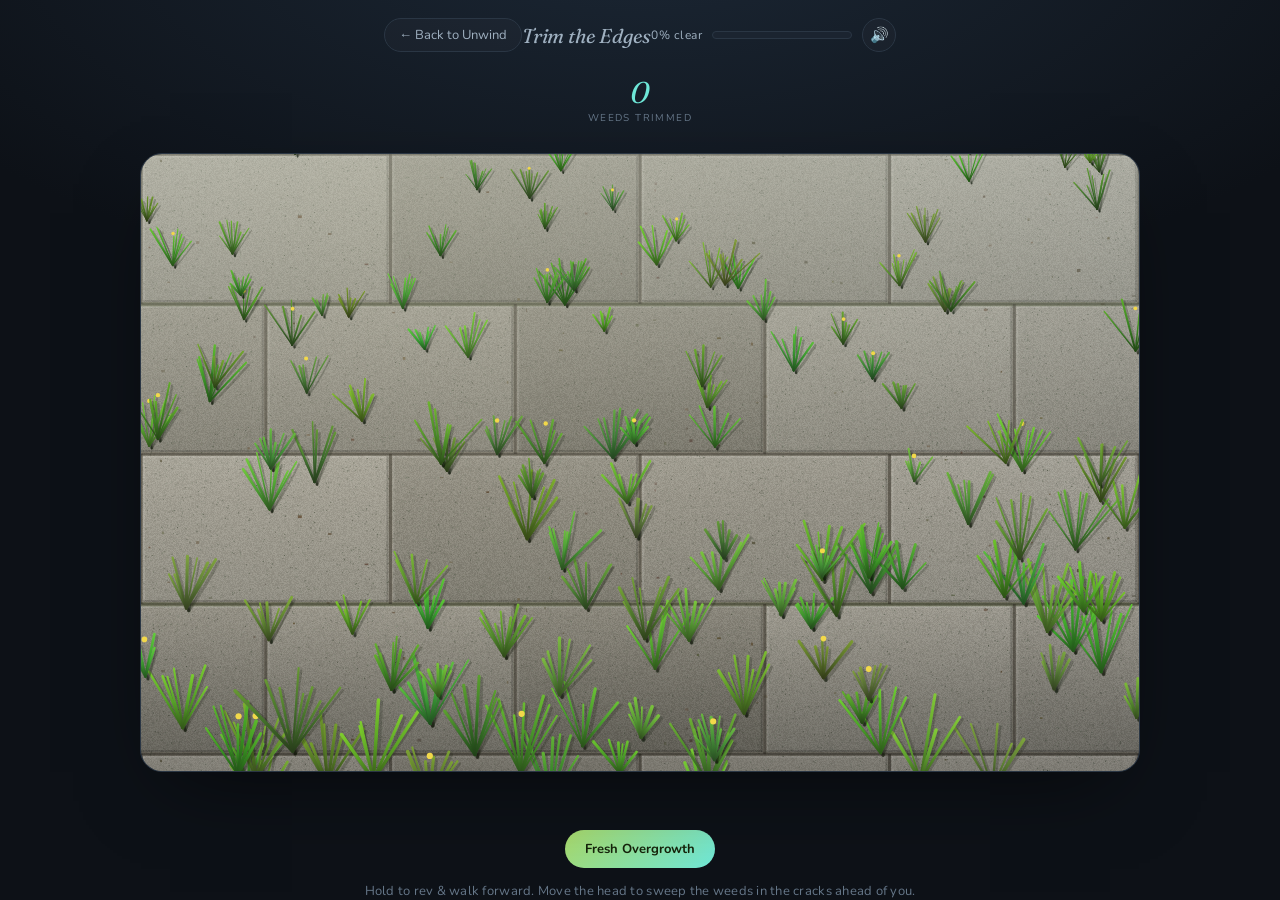
<file: stress-relief/trim.html>
<!DOCTYPE html>
<html lang="en">
<head>
<meta charset="UTF-8">
<meta name="viewport" content="width=device-width, initial-scale=1.0">
<title>Trim the Edges — Unwind</title>
<link rel="icon" href="data:image/svg+xml,<svg xmlns=%22http://www.w3.org/2000/svg%22 viewBox=%220 0 100 100%22><text y=%22.9em%22 font-size=%2290%22>✂️</text></svg>">
<link rel="preconnect" href="https://fonts.googleapis.com">
<link rel="preconnect" href="https://fonts.gstatic.com" crossorigin>
<link href="https://fonts.googleapis.com/css2?family=Fraunces:ital,wght@0,500;1,500&family=Nunito:wght@400;600;700;800&display=swap" rel="stylesheet">
<link rel="stylesheet" href="shared.css">
<style>
  body{display:flex; flex-direction:column; align-items:center;}
  .stage{height: 70vh; min-height: 460px; max-height: 660px; cursor:none;}
  .controls{display:flex; gap:12px; justify-content:center; margin-top:18px;}
  .btn{
    background: var(--bg-2); border:1px solid var(--line); color: var(--ink);
    font-family: var(--sans); font-weight:700; font-size:13px;
    padding: 10px 20px; border-radius: 30px; cursor:pointer;
    transition: all .18s ease;
  }
  .btn:hover{border-color: #a8d96a; color:#a8d96a; transform: translateY(-1px);}
  .btn.primary{background: linear-gradient(135deg,#a8d96a,#6ee7d8); color:#15230a; border:none;}
  .btn.primary:hover{transform: translateY(-1px) scale(1.03); color:#15230a;}
</style>
</head>
<body>
<div class="topbar">
  <a class="back" href="index.html">&larr; Back to Unwind</a>
  <div class="title">Trim the Edges</div>
  <div class="right">
    <div class="progress-wrap">
      <span id="pct-label">0% clear</span>
      <div class="progress-bar"><div class="progress-fill" id="pct-fill"></div></div>
    </div>
    <button class="mute-toggle" id="mute-btn">🔊</button>
  </div>
</div>

<div class="counter-row">
  <div class="stat"><div class="num" id="weeds-count">0</div><div class="lbl">Weeds Trimmed</div></div>
</div>

<div class="stage" id="stage">
  <canvas id="c"></canvas>
</div>

<div class="controls">
  <button class="btn primary" id="regrow-btn">Fresh Overgrowth</button>
</div>
<p class="hint">Hold to rev &amp; walk forward. Move the head to sweep the weeds in the cracks ahead of you.</p>

<script src="shared.js"></script>
<script>
// First-person "walking a weedy patio and trimming" scene.
// You hold the trimmer (bottom of frame); holding revs the head AND walks you
// forward, scrolling the paver ground toward you. Sweep the head over the weed
// tufts sprouting in the joints to cut them.

const stageEl = document.getElementById('stage');
const canvas = document.getElementById('c');
const ctx = canvas.getContext('2d');
let W, H, DPR;

Unwind.wireMuteButton(document.getElementById('mute-btn'));

// ---------- config ----------
const WALK_SPEED = 2.6;          // px advanced per frame-unit while holding
const TILE = 300;                // paver texture tile height
const HEAD_R = 30;               // brush-head cut radius (base)
const TUFT_MIN = 26, TUFT_VAR = 34;

// ---------- state ----------
let paverTile;
let tufts = [];
let clippings = [], dust = [], sparks = [];
let mouseX = -300, mouseY = -300;
let headX = -300, headY = -300;
let trimming = false;
let dist = 0;                     // total distance walked (scroll offset)
let spin = 0;                     // brush-head rotation
let swayT = 0, bobPhase = 0;
let weedsTrimmed = 0, nextMilestone = 100;
let clearPct = 0, pctFrame = 0;

function resize(){
  DPR = Math.min(window.devicePixelRatio||1, 2);
  W = stageEl.clientWidth; H = stageEl.clientHeight;
  canvas.width = W*DPR; canvas.height = H*DPR;
  canvas.style.width = W+'px'; canvas.style.height = H+'px';
  ctx.setTransform(DPR,0,0,DPR,0,0);
  paverTile = bakePavers(W, TILE);
  seedTufts(true);
}

// ---------- depth: near (bottom) big, far (top) small ----------
function depthScale(screenY){
  const t = Unwind.clamp(screenY / H, 0, 1);
  return 0.58 + 0.72 * t;
}

// ---------- baked paver ground (tiles vertically) ----------
function bakePavers(w, tileH){
  const off = document.createElement('canvas');
  off.width = w; off.height = tileH;
  const o = off.getContext('2d');
  const rowH = tileH/2;
  o.fillStyle = '#8f8b80'; o.fillRect(0,0,w,tileH);

  function slab(x,y,sw,sh){
    const tone = 138 + (Math.random()-0.5)*30;
    const g = o.createLinearGradient(x,y,x,y+sh);
    g.addColorStop(0, 'rgb('+(tone+8)+','+(tone+5)+','+(tone-4)+')');
    g.addColorStop(1, 'rgb('+(tone-14)+','+(tone-16)+','+(tone-24)+')');
    o.fillStyle = g; o.fillRect(x+2,y+2,sw-4,sh-4);
    // top-left lit bevel
    o.fillStyle = 'rgba(255,255,255,0.10)'; o.fillRect(x+2,y+2,sw-4,2); o.fillRect(x+2,y+2,2,sh-4);
    // bottom-right dark bevel
    o.fillStyle = 'rgba(0,0,0,0.18)'; o.fillRect(x+2,y+sh-4,sw-4,2); o.fillRect(x+sw-4,y+2,2,sh-4);
  }
  // two brick-laid rows (offset so vertical joints don't line up)
  const cols = 4, sw = w/cols;
  for(let r=0;r<2;r++){
    const yy = r*rowH;
    const offx = r%2 ? -sw/2 : 0;
    for(let cx=offx; cx<w+sw; cx+=sw){ slab(cx, yy, sw, rowH); }
  }
  // fine grit noise
  try{
    const img = o.getImageData(0,0,w,tileH); const d = img.data;
    for(let i=0;i<d.length;i+=4){
      const n = (Math.random()-0.5)*20;
      d[i]=Math.max(0,Math.min(255,d[i]+n));
      d[i+1]=Math.max(0,Math.min(255,d[i+1]+n));
      d[i+2]=Math.max(0,Math.min(255,d[i+2]+n));
    }
    o.putImageData(img,0,0);
  }catch(e){}
  // aggregate flecks + scattered debris
  for(let i=0;i<w*tileH/40;i++){
    const x=Math.random()*w, y=Math.random()*tileH, g=60+Math.random()*80;
    o.fillStyle='rgba('+(g-8)+','+g+','+(g-14)+','+(0.3+Math.random()*0.5)+')';
    o.fillRect(x,y,1,1);
  }
  for(let i=0;i<w/12;i++){
    const x=Math.random()*w, y=Math.random()*tileH;
    o.fillStyle='rgba('+(60+Math.random()*30)+','+(50+Math.random()*24)+','+(30+Math.random()*18)+','+(0.35+Math.random()*0.4)+')';
    o.fillRect(x,y, 1+Math.random()*3, 1+Math.random()*2);
  }
  // joints: darker recessed gaps + mossy tint
  o.strokeStyle='rgba(38,34,28,0.55)'; o.lineWidth=3;
  [0, rowH, tileH].forEach(y=>{ o.beginPath(); o.moveTo(0,y); o.lineTo(w,y); o.stroke(); });
  o.strokeStyle='rgba(70,90,45,0.25)'; o.lineWidth=4;
  [rowH].forEach(y=>{ o.beginPath(); o.moveTo(0,y+0.5); o.lineTo(w,y+0.5); o.stroke(); });
  // vertical joints
  o.strokeStyle='rgba(38,34,28,0.5)'; o.lineWidth=3;
  for(let r=0;r<2;r++){
    const yy=r*rowH, offx = r%2 ? -sw/2 : 0;
    for(let cx=offx; cx<=w+sw; cx+=sw){ o.beginPath(); o.moveTo(cx,yy); o.lineTo(cx,yy+rowH); o.stroke(); }
  }
  return off;
}

// ---------- weed tufts sprouting from joints ----------
function newTuft(worldY){
  const bladeN = 5 + Math.floor(Math.random()*4);
  const gBase = 110 + Math.random()*55;
  const rBase = 55 + Math.random()*40;
  const bBase = 34 + Math.random()*22;
  const blades = [];
  for(let i=0;i<bladeN;i++){
    blades.push({
      ang: (i/(bladeN-1) - 0.5) * (0.9 + Math.random()*0.5) + (Math.random()-0.5)*0.15,
      lenF: 0.7 + Math.random()*0.5,
      curl: (Math.random()-0.5)*0.5,
      w: 1.4 + Math.random()*1.4
    });
  }
  return {
    x: Math.random()*W,
    worldY: worldY,
    size: TUFT_MIN + Math.random()*TUFT_VAR,
    h: 1,                                   // 1 = full, ~0.12 = cut stubble
    phase: Math.random()*Math.PI*2,
    sway: 0.04 + Math.random()*0.06,
    rootCol: 'rgb('+Math.round(rBase*0.6)+','+Math.round(gBase*0.55)+','+Math.round(bBase*0.6)+')',
    midCol:  'rgb('+Math.round(rBase)+','+Math.round(gBase)+','+Math.round(bBase)+')',
    tipCol:  'rgb('+Math.round(rBase+35)+','+Math.round(gBase+40)+','+Math.round(bBase+8)+')',
    blades,
    hasFlower: Math.random() < 0.18,
    fresh: 0
  };
}
function seedTufts(reset){
  if(reset){ tufts = []; dist = 0; }
  const N = Math.floor(W*H/2600);
  const span = H*1.7;
  tufts = [];
  for(let i=0;i<N;i++){
    tufts.push(newTuft(dist - H*0.2 + Math.random()*span));
  }
}
function tuftScreenY(t){ return H - (t.worldY - dist); }

// ---------- audio (2-stroke brush cutter) ----------
let actx, engNodes = null;
function ensureAudio(){
  if(Unwind.isMuted()) return null;
  try{ actx = actx || new (window.AudioContext||window.webkitAudioContext)(); return actx; }
  catch(e){ return null; }
}
function startEngine(){
  const ac = ensureAudio(); if(!ac || engNodes) return;
  const master = ac.createGain(); master.gain.value = 0.0001;
  master.gain.linearRampToValueAtTime(0.065, ac.currentTime+0.18);
  const filt = ac.createBiquadFilter(); filt.type='lowpass'; filt.frequency.value = 1500; filt.Q.value = 2;
  filt.connect(master).connect(ac.destination);
  const o1 = ac.createOscillator(); o1.type='sawtooth'; o1.frequency.value = 118;
  const o2 = ac.createOscillator(); o2.type='square';   o2.frequency.value = 237;
  const g2 = ac.createGain(); g2.gain.value = 0.32;
  const lfo = ac.createOscillator(); lfo.frequency.value = 29;
  const lfoG = ac.createGain(); lfoG.gain.value = 15;
  lfo.connect(lfoG).connect(o1.frequency);
  o1.connect(filt); o2.connect(g2).connect(filt);
  const nb = ac.createBuffer(1, ac.sampleRate, ac.sampleRate);
  const nd = nb.getChannelData(0);
  for(let i=0;i<nd.length;i++) nd[i] = Math.random()*2-1;
  const noise = ac.createBufferSource(); noise.buffer = nb; noise.loop = true;
  const nf = ac.createBiquadFilter(); nf.type='bandpass'; nf.frequency.value=3400; nf.Q.value=0.6;
  const ng = ac.createGain(); ng.gain.value = 0.28;
  noise.connect(nf).connect(ng).connect(filt);
  o1.start(); o2.start(); lfo.start(); noise.start();
  engNodes = {master, filt, o1, o2, lfo, noise, baseFreq: 118};
}
function setEngineLoad(load){
  if(!engNodes || !actx) return;
  const t = actx.currentTime;
  const f = engNodes.baseFreq * (1.55 - load*0.5);
  engNodes.o1.frequency.setTargetAtTime(f, t, 0.06);
  engNodes.o2.frequency.setTargetAtTime(f*2.01, t, 0.06);
  engNodes.filt.frequency.setTargetAtTime(1500 + load*900, t, 0.08);
  engNodes.master.gain.setTargetAtTime(0.055 + load*0.045, t, 0.08);
}
function stopEngine(){
  if(!engNodes || !actx) return;
  const n = engNodes; engNodes = null;
  try{
    n.master.gain.setTargetAtTime(0.0001, actx.currentTime, 0.07);
    setTimeout(()=>{ try{ n.o1.stop(); n.o2.stop(); n.lfo.stop(); n.noise.stop(); }catch(e){} }, 350);
  }catch(e){}
}

// ---------- cutting ----------
let cutThisFrame = 0;
function cutSweep(){
  cutThisFrame = 0;
  if(headX < -100) return;
  const scale = depthScale(headY);
  const r = HEAD_R * scale, r2 = r*r;
  for(const t of tufts){
    if(t.h <= 0.14) continue;
    const sy = tuftScreenY(t);
    const dx = t.x - headX, dy = sy - headY;
    if(dx*dx + dy*dy <= r2){
      t.h = 0.12;
      t.fresh = 1;
      cutThisFrame++;
      weedsTrimmed++;
      // fling clippings outward from the head
      const spurt = 3 + Math.floor(Math.random()*3);
      for(let k=0;k<spurt && clippings.length<340;k++){
        const a = Math.atan2(dy, dx) + (Math.random()-0.5)*1.4;
        const sp = 2.5 + Math.random()*5;
        clippings.push({
          x: t.x, y: sy,
          vx: Math.cos(a)*sp, vy: Math.sin(a)*sp - 1.5,
          len: (5+Math.random()*10)*scale,
          rot: Math.random()*Math.PI, vrot:(Math.random()-0.5)*0.8,
          color: t.midCol, life: 1, decay: 0.014+Math.random()*0.012
        });
      }
    }
  }
  if(weedsTrimmed >= nextMilestone){
    nextMilestone += 100;
    Unwind.confetti(stageEl, {colors:['#a8d96a','#6ee7d8','#dff2b0','#4a7a2c']});
    const el = document.getElementById('weeds-count'); Unwind.pop(el);
  }
  // engine grinds against stone if sweeping over bare joint
  if(trimming && cutThisFrame === 0 && Math.random()<0.5 && sparks.length<36){
    for(let k=0;k<2;k++){
      const a = -Math.PI/2 + (Math.random()-0.5)*Math.PI*0.9;
      sparks.push({ x: headX+(Math.random()-0.5)*10, y: headY+(Math.random()-0.5)*10,
        vx: Math.cos(a)*(2+Math.random()*3), vy: Math.sin(a)*(2+Math.random()*3),
        life: 0.55, decay: 0.045+Math.random()*0.03, size: 1+Math.random()*1.3 });
    }
  }
}

// ---------- drawing ----------
function drawGround(){
  const off = ((dist % TILE) + TILE) % TILE;
  for(let y = off - TILE; y < H; y += TILE){
    ctx.drawImage(paverTile, 0, y);
  }
  // distance haze toward the top (things ahead are hazier/brighter)
  const haze = ctx.createLinearGradient(0,0,0,H*0.55);
  haze.addColorStop(0,'rgba(196,205,196,0.30)');
  haze.addColorStop(1,'rgba(196,205,196,0)');
  ctx.fillStyle = haze; ctx.fillRect(0,0,W,H*0.55);
  // warm sun from upper-left
  const sun = ctx.createRadialGradient(W*0.28, H*0.1, 0, W*0.28, H*0.1, W*0.9);
  sun.addColorStop(0,'rgba(255,238,180,0.10)'); sun.addColorStop(1,'rgba(255,238,180,0)');
  ctx.fillStyle = sun; ctx.fillRect(0,0,W,H);
  // shadow of the operator (you) creeping in from the bottom
  const me = ctx.createLinearGradient(0,H,0,H*0.7);
  me.addColorStop(0,'rgba(0,0,0,0.22)'); me.addColorStop(1,'rgba(0,0,0,0)');
  ctx.fillStyle = me; ctx.fillRect(0,H*0.7,W,H*0.3);
}

function drawTuft(t){
  const sy = tuftScreenY(t);
  if(sy < -40 || sy > H+40) return;
  const scale = depthScale(sy);
  const wind = Math.sin(swayT*1.3 + t.phase) * t.sway;
  const rootX = t.x, rootY = sy;
  if(t.h <= 0.14){
    // cut stubble: a few short pale nubs
    ctx.strokeStyle = t.rootCol; ctx.lineWidth = 1.6*scale; ctx.lineCap='round';
    for(let i=0;i<3;i++){
      const bx = rootX + (i-1)*3*scale;
      ctx.beginPath(); ctx.moveTo(bx, rootY); ctx.lineTo(bx+(Math.random()-0.5)*2, rootY - (3+Math.random()*3)*scale); ctx.stroke();
    }
    ctx.fillStyle = 'rgba(214,226,150,0.7)';
    ctx.beginPath(); ctx.arc(rootX, rootY-1, 1.6*scale, 0, Math.PI*2); ctx.fill();
    return;
  }
  const L = t.size * t.h * scale;
  // soft shadow
  if(L > 10){
    ctx.strokeStyle = 'rgba(18,26,12,0.22)'; ctx.lineCap='round';
    for(const bl of t.blades){
      const a = bl.ang + wind;
      const bl_L = L*bl.lenF;
      const tipX = rootX + Math.sin(a)*bl_L + bl.curl*bl_L*0.4 + 2.5;
      const tipY = rootY - Math.cos(a)*bl_L + 2.5;
      ctx.lineWidth = bl.w*scale*1.2;
      ctx.beginPath(); ctx.moveTo(rootX+2.5, rootY+2.5);
      ctx.quadraticCurveTo(rootX + Math.sin(a)*bl_L*0.5 + 2.5, rootY - Math.cos(a)*bl_L*0.5 + 2.5, tipX, tipY);
      ctx.stroke();
    }
  }
  // blades
  for(const bl of t.blades){
    const a = bl.ang + wind;
    const bl_L = L*bl.lenF;
    const midX = rootX + Math.sin(a)*bl_L*0.5 + bl.curl*bl_L*0.2;
    const midY = rootY - Math.cos(a)*bl_L*0.5;
    const tipX = rootX + Math.sin(a)*bl_L + bl.curl*bl_L*0.4;
    const tipY = rootY - Math.cos(a)*bl_L;
    const g = ctx.createLinearGradient(rootX, rootY, tipX, tipY);
    g.addColorStop(0, t.rootCol);
    g.addColorStop(0.5, t.midCol);
    g.addColorStop(1, t.fresh > 0.02 ? 'rgb(214,238,120)' : t.tipCol);
    ctx.strokeStyle = g; ctx.lineWidth = bl.w*scale; ctx.lineCap='round';
    ctx.beginPath(); ctx.moveTo(rootX, rootY); ctx.quadraticCurveTo(midX, midY, tipX, tipY); ctx.stroke();
  }
  if(t.hasFlower){
    ctx.fillStyle = '#f2d84a';
    ctx.beginPath(); ctx.arc(rootX + Math.sin(wind)*L*0.3, rootY - L*0.9, 2.4*scale, 0, Math.PI*2); ctx.fill();
  }
}

function drawTrimmer(){
  if(headX < -100) return;
  const scale = depthScale(headY);
  const pivotX = W*0.5, pivotY = H + 70;      // "you", just off the bottom
  const ang = Math.atan2(headY - pivotY, headX - pivotX);

  // head ground shadow
  ctx.save();
  const shg = ctx.createRadialGradient(headX+4, headY+8, 2, headX+4, headY+8, (HEAD_R+10)*scale);
  shg.addColorStop(0,'rgba(0,0,0,0.34)'); shg.addColorStop(0.6,'rgba(0,0,0,0.16)'); shg.addColorStop(1,'rgba(0,0,0,0)');
  ctx.fillStyle = shg;
  ctx.beginPath(); ctx.ellipse(headX+4, headY+8, (HEAD_R+8)*scale, (HEAD_R+8)*scale*0.55, 0, 0, Math.PI*2); ctx.fill();
  ctx.restore();

  // ---- metal shaft from you to the head ----
  ctx.save();
  ctx.translate(pivotX, pivotY);
  ctx.rotate(ang + Math.PI/2);
  const shaftLen = Math.hypot(headX-pivotX, headY-pivotY);
  const shaftW = 11;
  const sg = ctx.createLinearGradient(-shaftW/2,0,shaftW/2,0);
  sg.addColorStop(0,'#7d848c'); sg.addColorStop(0.4,'#c6ccd2'); sg.addColorStop(0.6,'#eef2f6'); sg.addColorStop(1,'#5b626a');
  ctx.fillStyle = sg;
  ctx.fillRect(-shaftW/2, 0, shaftW, shaftLen);
  ctx.restore();

  // ---- green motor/gearbox housing + spinning metal brush head ----
  ctx.save();
  ctx.translate(headX, headY);
  ctx.scale(scale, scale);
  ctx.rotate(ang + Math.PI/2);

  // green angular gearbox housing (sits on the shaft, just behind the head)
  const gh = ctx.createLinearGradient(0, 26, 0, 2);
  gh.addColorStop(0,'#5fa01e'); gh.addColorStop(0.5,'#8ed12f'); gh.addColorStop(1,'#4f8a18');
  ctx.fillStyle = gh;
  ctx.beginPath();
  ctx.moveTo(-16, 30); ctx.lineTo(16, 30); ctx.lineTo(13, 6);
  ctx.lineTo(6, -6); ctx.lineTo(-6, -6); ctx.lineTo(-13, 6); ctx.closePath();
  ctx.fill();
  ctx.strokeStyle='rgba(255,255,255,0.35)'; ctx.lineWidth=1.4;
  ctx.beginPath(); ctx.moveTo(-13,6); ctx.lineTo(-6,-6); ctx.stroke();
  ctx.fillStyle='rgba(0,0,0,0.22)';
  ctx.beginPath(); ctx.moveTo(16,30); ctx.lineTo(13,6); ctx.lineTo(6,-6); ctx.lineTo(9,28); ctx.closePath(); ctx.fill();
  // bolt collar under the head
  ctx.fillStyle='#2a2e33'; ctx.beginPath(); ctx.arc(0,-6,7,0,Math.PI*2); ctx.fill();

  ctx.restore();

  // ---- brush head: radiating metal flails, spinning ----
  ctx.save();
  ctx.translate(headX, headY);
  ctx.scale(scale, scale);
  // motion-blur disc while revving
  if(trimming){
    const glow = ctx.createRadialGradient(0,0,HEAD_R*0.4,0,0,HEAD_R+3);
    glow.addColorStop(0,'rgba(230,236,242,0.10)');
    glow.addColorStop(0.75,'rgba(210,216,222,0.16)');
    glow.addColorStop(1,'rgba(210,216,222,0)');
    ctx.fillStyle = glow;
    ctx.beginPath(); ctx.arc(0,0,HEAD_R+2,0,Math.PI*2); ctx.fill();
  }
  ctx.rotate(spin);
  const spokes = 15;
  ctx.strokeStyle = trimming ? 'rgba(200,206,212,0.45)' : '#aeb4ba';
  for(let i=0;i<spokes;i++){
    const a = (i/spokes)*Math.PI*2;
    ctx.save(); ctx.rotate(a);
    ctx.lineWidth = 2.2;
    ctx.beginPath(); ctx.moveTo(0,5); ctx.lineTo(0, HEAD_R); ctx.stroke();
    // frayed wire tip
    ctx.lineWidth = 1.2;
    ctx.beginPath(); ctx.moveTo(0, HEAD_R); ctx.lineTo(1.6, HEAD_R+3); ctx.stroke();
    ctx.beginPath(); ctx.moveTo(0, HEAD_R); ctx.lineTo(-1.4, HEAD_R+2.5); ctx.stroke();
    ctx.restore();
  }
  // crisper leading spokes so rotation reads even at speed
  if(trimming){
    ctx.strokeStyle = '#e8edf2'; ctx.lineWidth = 2.4;
    for(let i=0;i<3;i++){
      const a = (i/3)*Math.PI*2;
      ctx.save(); ctx.rotate(a);
      ctx.beginPath(); ctx.moveTo(0,5); ctx.lineTo(0, HEAD_R); ctx.stroke();
      ctx.restore();
    }
  }
  // metal hub cap
  const hub = ctx.createRadialGradient(-2,-2,1,0,0,8);
  hub.addColorStop(0,'#f2f5f8'); hub.addColorStop(0.5,'#9aa1a8'); hub.addColorStop(1,'#3d434a');
  ctx.fillStyle = hub;
  ctx.beginPath(); ctx.arc(0,0,7,0,Math.PI*2); ctx.fill();
  ctx.fillStyle='#20242a'; ctx.beginPath(); ctx.arc(0,0,2.4,0,Math.PI*2); ctx.fill();
  ctx.restore();
}

// ---------- input ----------
function pos(e){ const r = canvas.getBoundingClientRect(); return {x: e.clientX-r.left, y: e.clientY-r.top}; }
canvas.addEventListener('pointerdown', (e)=>{
  const p = pos(e); mouseX = p.x; mouseY = p.y;
  trimming = true; startEngine();
  canvas.setPointerCapture(e.pointerId);
});
canvas.addEventListener('pointermove', (e)=>{ const p = pos(e); mouseX = p.x; mouseY = p.y; });
window.addEventListener('pointerup', ()=>{ trimming = false; stopEngine(); });
canvas.addEventListener('pointerleave', ()=>{ if(!trimming){ mouseX=-300; mouseY=-300; } });

document.getElementById('regrow-btn').onclick = ()=>{
  for(const t of tufts){ t.h = 1; t.fresh = 0; }
};

function updateClearPct(){
  let vis=0, clear=0;
  for(const t of tufts){
    const sy = tuftScreenY(t);
    if(sy < 0 || sy > H) continue;
    vis++;
    if(t.h <= 0.14) clear++;
  }
  clearPct = vis ? Math.round(clear/vis*100) : 100;
  document.getElementById('pct-label').textContent = clearPct+'% clear';
  document.getElementById('pct-fill').style.width = clearPct+'%';
}

// ---------- main loop ----------
let lastTime = performance.now();
function loop(now){
  const dt = Unwind.clamp((now-lastTime)/16.67, 0, 3);
  lastTime = now;
  swayT += 0.016*dt;

  // head eases toward pointer (tool has mass)
  if(mouseX > -100){
    if(headX < -100){ headX = mouseX; headY = mouseY; }
    headX = Unwind.lerp(headX, mouseX, Math.min(0.25*dt, 1));
    headY = Unwind.lerp(headY, mouseY, Math.min(0.25*dt, 1));
  }else{ headX = -300; headY = -300; }

  // walking forward while revving
  if(trimming){
    dist += WALK_SPEED*dt;
    spin += 0.9*dt;
    bobPhase += 0.22*dt;
    cutSweep();
    setEngineLoad(Unwind.clamp(cutThisFrame/12, 0, 1));
  }else{
    spin += 0.08*dt;
  }

  // recycle tufts that scrolled past you; keep field stocked ahead
  const span = H*1.7;
  for(const t of tufts){
    if(t.fresh > 0) t.fresh = Math.max(0, t.fresh - 0.02*dt);
    if(tuftScreenY(t) > H + 40){
      t.worldY += span; t.x = Math.random()*W; t.h = 1; t.fresh = 0;
      t.size = TUFT_MIN + Math.random()*TUFT_VAR;
    }
  }

  // camera bob (ground moves, hands stay) sells the walk
  const bobX = trimming ? Math.sin(bobPhase)*2.2 : 0;
  const bobY = trimming ? Math.abs(Math.sin(bobPhase))*2.6 : 0;

  ctx.clearRect(0,0,W,H);
  ctx.save();
  ctx.translate(bobX, bobY);
  drawGround();
  tufts.sort((a,b)=> a.worldY - b.worldY);   // far first
  for(const t of tufts) drawTuft(t);

  // clippings
  for(let i=clippings.length-1;i>=0;i--){
    const c = clippings[i];
    c.vy += 0.22*dt; c.x += c.vx*dt; c.y += c.vy*dt; c.rot += c.vrot*dt;
    c.vx *= Math.pow(0.985, dt); c.life -= c.decay*dt;
    if(c.life<=0 || c.y>H+20){ clippings.splice(i,1); continue; }
    ctx.save(); ctx.translate(c.x,c.y); ctx.rotate(c.rot);
    ctx.globalAlpha = Math.max(c.life,0);
    ctx.fillStyle='rgba(0,0,0,0.25)'; ctx.fillRect(-c.len/2+1,1.4,c.len,1.5);
    ctx.strokeStyle=c.color; ctx.lineWidth=1.6; ctx.lineCap='round';
    ctx.beginPath(); ctx.moveTo(-c.len/2,0); ctx.lineTo(c.len/2,0); ctx.stroke();
    ctx.restore();
  }
  ctx.globalAlpha=1;

  // dust + sparks
  for(let i=sparks.length-1;i>=0;i--){
    const s=sparks[i]; s.vy+=0.28*dt; s.x+=s.vx*dt; s.y+=s.vy*dt; s.life-=s.decay*dt;
    if(s.life<=0){ sparks.splice(i,1); continue; }
    ctx.globalAlpha=Math.max(s.life,0);
    ctx.fillStyle='#fff3c8'; ctx.beginPath(); ctx.arc(s.x,s.y,s.size,0,Math.PI*2); ctx.fill();
    ctx.fillStyle='rgba(255,150,60,0.7)'; ctx.beginPath(); ctx.arc(s.x,s.y,s.size*1.8,0,Math.PI*2); ctx.fill();
  }
  ctx.globalAlpha=1;

  ctx.restore();   // end bob

  drawTrimmer();

  document.getElementById('weeds-count').textContent = weedsTrimmed;
  pctFrame += dt;
  if(pctFrame > 12){ pctFrame = 0; updateClearPct(); }

  requestAnimationFrame(loop);
}
resize();
window.addEventListener('resize', resize);
requestAnimationFrame(loop);
</script>
</body>
</html>
</file>
<file: stress-relief/shared.css>
:root{
  --bg-0: #0d1117;
  --bg-1: #141b24;
  --bg-2: #1b2430;
  --ink: #eef2f6;
  --ink-2: #9fb0c0;
  --ink-3: #667789;
  --line: #2a3644;
  --accent: #6ee7d8;
  --accent-2: #f2b8a2;
  --accent-3: #b6a4f2;
  --good: #7fe0a0;
  --sans: 'Nunito', 'Segoe UI', -apple-system, sans-serif;
  --serif: 'Fraunces', Georgia, serif;
}
*{box-sizing:border-box; margin:0; padding:0;}
html,body{height:100%;}
body{
  background: radial-gradient(ellipse 120% 80% at 50% -10%, #1c2836 0%, var(--bg-0) 55%);
  color: var(--ink);
  font-family: var(--sans);
  min-height: 100vh;
  overflow-x: hidden;
  animation: page-in .5s cubic-bezier(.2,.7,.2,1);
}
@keyframes page-in{
  from{ opacity:0; transform: translateY(6px); }
  to{ opacity:1; transform: translateY(0); }
}
a{color:inherit;text-decoration:none;}

.topbar{
  display:flex; align-items:center; justify-content:space-between;
  padding: 18px 28px;
  position: relative; z-index: 5;
}
.topbar .left, .topbar .right{display:flex; align-items:center; gap:10px;}
.topbar .back{
  display:inline-flex; align-items:center; gap:8px;
  font-size:13px; color:var(--ink-2);
  border:1px solid var(--line); border-radius:20px;
  padding:7px 14px; transition: all .18s ease;
  background: rgba(255,255,255,0.02);
}
.topbar .back:hover{color:var(--ink); border-color:var(--accent); transform: translateX(-2px);}
.topbar .title{
  font-family: var(--serif); font-style: italic; font-size: 20px; letter-spacing: -0.01em;
  color: var(--ink-2);
}
.mute-toggle{
  display:inline-flex; align-items:center; justify-content:center;
  width:34px; height:34px; border-radius:50%;
  border:1px solid var(--line); background: rgba(255,255,255,0.02); color: var(--ink-2);
  cursor:pointer; font-size:15px; transition: all .18s ease;
}
.mute-toggle:hover{border-color:var(--accent); color:var(--ink);}
.mute-toggle.is-muted{color: var(--ink-3);}

.progress-wrap{
  display:flex; align-items:center; gap:10px;
  font-size:12px; color:var(--ink-2); letter-spacing:.04em;
}
.progress-bar{
  width:140px; height:8px; border-radius:6px; background:var(--bg-2);
  border:1px solid var(--line); overflow:hidden;
}
.progress-fill{
  height:100%; width:0%; border-radius:6px;
  background: linear-gradient(90deg, var(--accent-3), var(--accent));
  transition: width .25s ease;
}

.stage{
  position:relative;
  width: min(1000px, 94vw);
  margin: 10px auto 40px;
  border-radius: 22px;
  border:1px solid var(--line);
  background: linear-gradient(180deg, var(--bg-1), var(--bg-2));
  box-shadow: 0 30px 80px -30px rgba(0,0,0,0.6), inset 0 1px 0 rgba(255,255,255,0.03);
  overflow: hidden;
}

.hint{
  text-align:center; color: var(--ink-3); font-size: 13px; margin: 14px auto 0;
  letter-spacing: 0.02em;
}

.celebrate{
  position:absolute; inset:0; display:flex; align-items:center; justify-content:center;
  flex-direction:column; gap:14px;
  background: rgba(13,17,23,0.55); backdrop-filter: blur(6px);
  opacity:0; pointer-events:none; transition: opacity .4s ease;
  z-index: 20;
}
.celebrate.show{opacity:1; pointer-events:auto;}
.celebrate h2{font-family: var(--serif); font-style: italic; font-size: 40px; font-weight:500;}
.celebrate p{color:var(--ink-2); font-size:14px;}
.celebrate button{
  margin-top: 6px;
  background: linear-gradient(135deg, var(--accent), var(--accent-3));
  color: #0d1117; border:none; font-weight:700; font-size:14px;
  padding: 12px 26px; border-radius: 30px; cursor:pointer;
  transition: transform .15s ease;
}
.celebrate button:hover{transform: scale(1.05);}

.counter-row{
  display:flex; gap:24px; justify-content:center; margin: 4px 0 18px;
  font-family: var(--serif); font-style: italic;
}
.counter-row .stat{text-align:center;}
.counter-row .stat .num{font-size: 30px; color: var(--accent); display:inline-block; transition: transform .18s cubic-bezier(.3,1.6,.5,1);}
.counter-row .stat .num.pop{transform: scale(1.32);}
.counter-row .stat .lbl{font-family: var(--sans); font-style:normal; font-size:10px; text-transform:uppercase; letter-spacing:.14em; color:var(--ink-3);}

canvas{display:block; touch-action:none;}

.stage{transition: box-shadow .15s ease;}
.stage.impact{box-shadow: 0 30px 90px -20px rgba(110,231,216,0.25), inset 0 1px 0 rgba(255,255,255,0.05);}

@media (prefers-reduced-motion: reduce){
  * { animation-duration: 0.001ms !important; animation-iteration-count: 1 !important; transition-duration: 0.001ms !important; }
}
</file>
